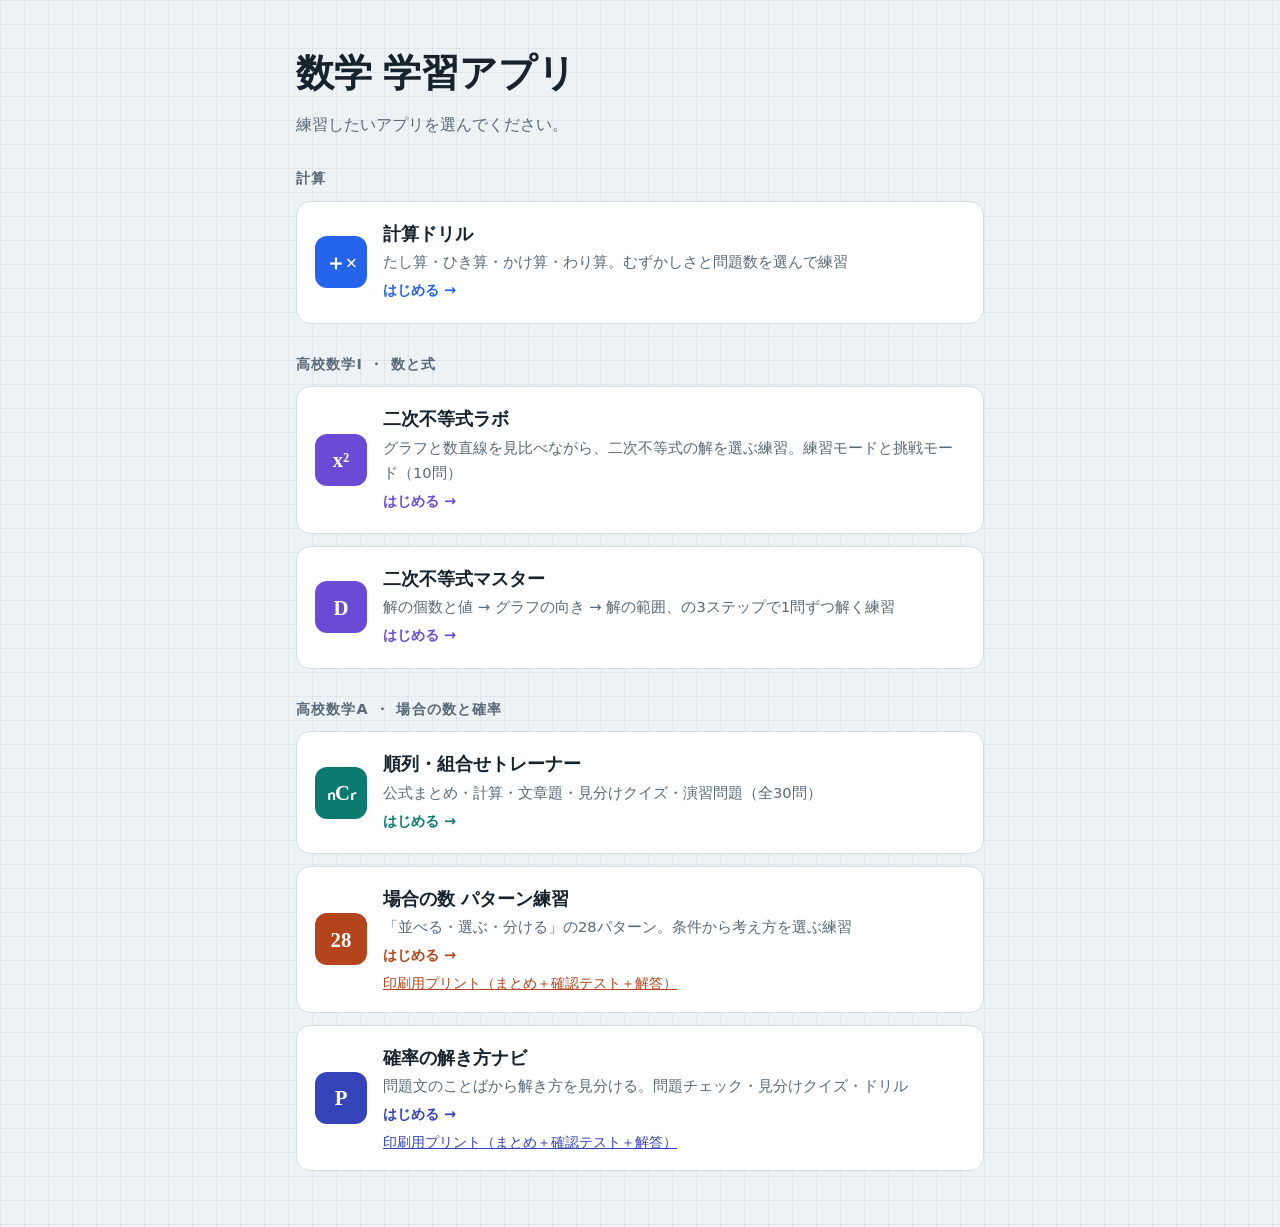
<file: index.html>
<!doctype html>
<html lang="ja">
<head>
  <meta charset="utf-8">
  <meta name="viewport" content="width=device-width, initial-scale=1, viewport-fit=cover">
  <title>数学 学習アプリ</title>
  <link rel="preconnect" href="https://fonts.googleapis.com">
  <link rel="stylesheet" href="https://fonts.googleapis.com/css2?family=Zen+Kaku+Gothic+New:wght@400;700&family=Zen+Maru+Gothic:wght@700&display=swap">
  <style>
    /* アプリを選ぶだけのトップ画面。方眼ノートの上に、アプリごとのカードを並べる */
    :root {
      --bg: #edf2f5;
      --grid: rgb(22 35 45 / 0.06);
      --surface: #ffffff;
      --ink: #16232d;
      --muted: #586977;
      --line: #d3dde4;
      --drill: #2563eb;
      --comb: #0d7a6f;
      --prob: #3443b8;
      --pat: #b4441c;
      --quad: #6b4bd6;
      --font-body: "Zen Kaku Gothic New", "Hiragino Sans", "Noto Sans JP", "Yu Gothic", system-ui, sans-serif;
      --font-display: "Zen Maru Gothic", "Hiragino Maru Gothic ProN", "Hiragino Sans", "Noto Sans JP", sans-serif;
    }
    @media (prefers-color-scheme: dark) {
      :root:not([data-theme="light"]) {
        --bg: #0e161c; --grid: rgb(228 236 241 / 0.04); --surface: #16212a; --ink: #e4ecf1; --muted: #94a5b2; --line: #2a3945;
        --drill: #6ea0ff; --comb: #3cc2b2; --prob: #9aa8ff; --pat: #ff9a6b; --quad: #b9a4ff;
        color-scheme: dark;
      }
    }
    :root[data-theme="dark"] {
      --bg: #0e161c; --grid: rgb(228 236 241 / 0.04); --surface: #16212a; --ink: #e4ecf1; --muted: #94a5b2; --line: #2a3945;
      --drill: #6ea0ff; --comb: #3cc2b2; --prob: #9aa8ff; --pat: #ff9a6b; --quad: #b9a4ff;
      color-scheme: dark;
    }

    * { box-sizing: border-box; }
    body {
      margin: 0;
      background-color: var(--bg);
      background-image:
        linear-gradient(var(--grid) 1px, transparent 1px),
        linear-gradient(90deg, var(--grid) 1px, transparent 1px);
      background-size: 24px 24px;
      color: var(--ink);
      font-family: var(--font-body);
      line-height: 1.7;
    }
    .wrap {
      max-width: 720px;
      margin: 0 auto;
      padding-block: 40px 56px;
      padding-left: max(16px, env(safe-area-inset-left, 0px));
      padding-right: max(16px, env(safe-area-inset-right, 0px));
    }
    h1 { font-family: var(--font-display); font-size: clamp(1.8rem, 6vw, 2.4rem); margin: 0 0 6px; text-wrap: balance; }
    .lead { color: var(--muted); margin: 0 0 28px; }
    h2 { font-size: 0.9rem; color: var(--muted); letter-spacing: 0.08em; margin: 28px 0 10px; }

    .apps { list-style: none; margin: 0; padding: 0; display: grid; gap: 12px; }
    .app {
      display: grid;
      grid-template-columns: 52px 1fr;
      gap: 4px 16px;
      align-items: center;
      background: var(--surface);
      border: 1px solid var(--line);
      border-radius: 14px;
      padding: 16px 18px;
    }
    .app:has(.main:hover) { border-color: var(--c); }
    .icon {
      grid-row: span 2;
      width: 52px;
      height: 52px;
      border-radius: 12px;
      background: var(--c);
      color: var(--surface);
      display: grid;
      place-items: center;
      font-family: "Cambria Math", "Times New Roman", serif;
      font-size: 1.3rem;
      font-weight: 700;
    }
    .main { color: var(--ink); text-decoration: none; min-width: 0; }
    .main strong { display: block; font-size: 1.15rem; }
    .main span { display: block; color: var(--muted); font-size: 0.92rem; }
    .main::after { content: "はじめる →"; display: block; color: var(--c); font-weight: 700; font-size: 0.9rem; margin-top: 4px; }
    .extra { grid-column: 2; font-size: 0.88rem; margin: 0; }
    .extra a { color: var(--c); }
    .drill { --c: var(--drill); }
    .comb { --c: var(--comb); }
    .prob { --c: var(--prob); }
    .pat { --c: var(--pat); }
    .quad { --c: var(--quad); }
    a:focus-visible { outline: 3px solid var(--c, var(--ink)); outline-offset: 3px; border-radius: 4px; }
    @media (max-width: 420px) {
      .app { grid-template-columns: 44px 1fr; gap: 4px 12px; }
      .icon { width: 44px; height: 44px; font-size: 1.1rem; }
    }
  </style>
</head>
<body>
  <main class="wrap">
    <h1>数学 学習アプリ</h1>
    <p class="lead">練習したいアプリを選んでください。</p>

    <h2>計算</h2>
    <ul class="apps">
      <li class="app drill">
        <span class="icon" aria-hidden="true">＋×</span>
        <a class="main" href="drill/"><strong>計算ドリル</strong><span>たし算・ひき算・かけ算・わり算。むずかしさと問題数を選んで練習</span></a>
      </li>
    </ul>

    <h2>高校数学Ⅰ ・ 数と式</h2>
    <ul class="apps">
      <li class="app quad">
        <span class="icon" aria-hidden="true">x²</span>
        <a class="main" href="quadratic/"><strong>二次不等式ラボ</strong><span>グラフと数直線を見比べながら、二次不等式の解を選ぶ練習。練習モードと挑戦モード（10問）</span></a>
      </li>
      <li class="app quad">
        <span class="icon" aria-hidden="true">D</span>
        <a class="main" href="quadratic-master/"><strong>二次不等式マスター</strong><span>解の個数と値 → グラフの向き → 解の範囲、の3ステップで1問ずつ解く練習</span></a>
      </li>
    </ul>

    <h2>高校数学A ・ 場合の数と確率</h2>
    <ul class="apps">
      <li class="app comb">
        <span class="icon" aria-hidden="true"><span>ₙCᵣ</span></span>
        <a class="main" href="combinatorics/"><strong>順列・組合せトレーナー</strong><span>公式まとめ・計算・文章題・見分けクイズ・演習問題（全30問）</span></a>
      </li>
      <li class="app pat">
        <span class="icon" aria-hidden="true">28</span>
        <a class="main" href="patterns/"><strong>場合の数 パターン練習</strong><span>「並べる・選ぶ・分ける」の28パターン。条件から考え方を選ぶ練習</span></a>
        <p class="extra"><a href="patterns/print.html">印刷用プリント（まとめ＋確認テスト＋解答）</a></p>
      </li>
      <li class="app prob">
        <span class="icon" aria-hidden="true">P</span>
        <a class="main" href="probability/"><strong>確率の解き方ナビ</strong><span>問題文のことばから解き方を見分ける。問題チェック・見分けクイズ・ドリル</span></a>
        <p class="extra"><a href="probability/print.html">印刷用プリント（まとめ＋確認テスト＋解答）</a></p>
      </li>
    </ul>
  </main>
</body>
</html>
</file>
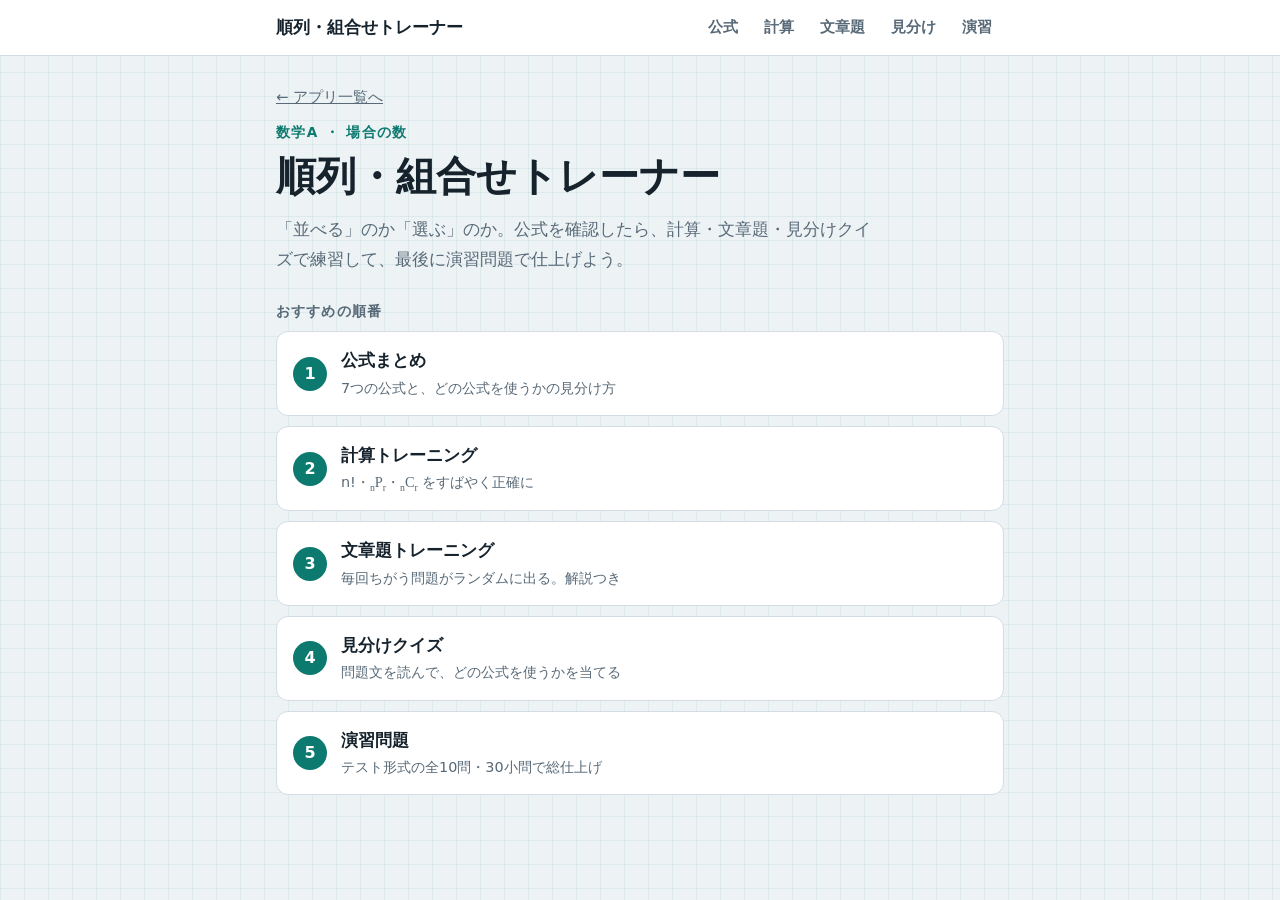
<file: combinatorics/index.html>
<!doctype html>
<html lang="ja">
<head>
  <meta charset="utf-8">
  <meta name="viewport" content="width=device-width, initial-scale=1, viewport-fit=cover">
  <title>順列・組合せトレーナー</title>
  <link rel="preconnect" href="https://fonts.googleapis.com">
  <link rel="stylesheet" href="https://fonts.googleapis.com/css2?family=Zen+Kaku+Gothic+New:wght@400;700&family=Zen+Maru+Gothic:wght@700&display=swap">
  <link rel="stylesheet" href="style.css">
</head>
<body>
  <header class="topbar">
    <div class="topbar-inner">
      <a href="#home" class="brand">順列・組合せトレーナー</a>
      <nav class="nav" aria-label="メニュー">
        <a href="#formulas" data-view="formulas">公式</a>
        <a href="#calc" data-view="calc">計算</a>
        <a href="#word" data-view="word">文章題</a>
        <a href="#classify" data-view="classify">見分け</a>
        <a href="#exam" data-view="exam">演習</a>
      </nav>
    </div>
  </header>

  <main class="wrap">
    <!-- ホーム -->
    <section id="view-home" class="view">
      <p class="back-link"><a href="../">← アプリ一覧へ</a></p>
      <div class="hero">
        <p class="eyebrow">数学A ・ 場合の数</p>
        <h1>順列・組合せトレーナー</h1>
        <p class="lead">「並べる」のか「選ぶ」のか。公式を確認したら、計算・文章題・見分けクイズで練習して、最後に演習問題で仕上げよう。</p>
      </div>
      <h2 class="small-h">おすすめの順番</h2>
      <ol class="steps">
        <li><a href="#formulas" class="step"><span class="step-no">1</span><span><strong>公式まとめ</strong><small>7つの公式と、どの公式を使うかの見分け方</small></span></a></li>
        <li><a href="#calc" class="step"><span class="step-no">2</span><span><strong>計算トレーニング</strong><small>n!・<span class="nt"><sub>n</sub>P<sub>r</sub></span>・<span class="nt"><sub>n</sub>C<sub>r</sub></span> をすばやく正確に</small><span class="stat" id="stat-calc"></span></span></a></li>
        <li><a href="#word" class="step"><span class="step-no">3</span><span><strong>文章題トレーニング</strong><small>毎回ちがう問題がランダムに出る。解説つき</small><span class="stat" id="stat-word"></span></span></a></li>
        <li><a href="#classify" class="step"><span class="step-no">4</span><span><strong>見分けクイズ</strong><small>問題文を読んで、どの公式を使うかを当てる</small><span class="stat" id="stat-classify"></span></span></a></li>
        <li><a href="#exam" class="step"><span class="step-no">5</span><span><strong>演習問題</strong><small>テスト形式の全10問・30小問で総仕上げ</small><span class="stat" id="stat-exam"></span></span></a></li>
      </ol>
    </section>

    <!-- 公式まとめ -->
    <section id="view-formulas" class="view" hidden>
      <h2>公式まとめ</h2>
      <p class="sub">問題を解く前に、まず「どの公式を使うか」を決めよう。</p>

      <div class="flow">
        <h3>どの公式を使う？ 見分け方</h3>
        <ol>
          <li><b>同じものを何回も選べる（くり返しOK）？</b><br>→ 並べるなら <em>重複順列</em> <span class="nt">n<sup>r</sup></span>、選ぶだけなら <em>重複組合せ</em> <span class="nt"><sub>n</sub>H<sub>r</sub></span></li>
          <li><b>並べるものの中に、同じものが含まれている？</b><br>→ <em>同じものを含む順列</em></li>
          <li><b>円形に並べる？</b><br>→ <em>円順列</em> (n−1)!（裏返せる首飾りなどは さらに ÷2）</li>
          <li><b>順番や役割の区別がある？</b><br>→ ある：<em>順列</em> <span class="nt"><sub>n</sub>P<sub>r</sub></span>　ない（選ぶだけ）：<em>組合せ</em> <span class="nt"><sub>n</sub>C<sub>r</sub></span></li>
        </ol>
      </div>

      <div class="fgrid">
        <article class="fcard">
          <h3>階乗</h3>
          <p class="formula">n! = n × (n−1) × … × 2 × 1</p>
          <p>1 から n までの積。<b>0! = 1</b> と約束する。</p>
          <p class="ex">例：4! = 4 × 3 × 2 × 1 = 24</p>
        </article>
        <article class="fcard">
          <h3>順列</h3>
          <p class="formula"><span class="nt"><sub>n</sub>P<sub>r</sub></span> = n(n−1)(n−2)…(n−r+1)</p>
          <p>異なる n 個から r 個を取り出して<b>並べる</b>。n から1ずつ減らして <b>r 個</b>かける。</p>
          <p class="kw">キーワード：並べる・1列・役職（委員長と副委員長）・けたの整数</p>
          <p class="ex">例：5人から3人選んで1列に並べる　<span class="nt"><sub>5</sub>P<sub>3</sub></span> = 5 × 4 × 3 = 60通り</p>
        </article>
        <article class="fcard">
          <h3>組合せ</h3>
          <p class="formula"><span class="nt"><sub>n</sub>C<sub>r</sub></span> = <span class="frac"><span><span class="nt"><sub>n</sub>P<sub>r</sub></span></span><span>r!</span></span></p>
          <p>異なる n 個から r 個を<b>選ぶだけ</b>（順番は関係ない）。並べた後で、r! 通りの並べかえの分だけ割る。</p>
          <p class="kw">キーワード：選ぶ・組・委員（役職なし）・三角形・試合数</p>
          <p class="ex">例：5人から3人の委員を選ぶ　<span class="nt"><sub>5</sub>C<sub>3</sub></span> = <span class="frac"><span>5 × 4 × 3</span><span>3 × 2 × 1</span></span> = 10通り</p>
          <p class="ex">便利な性質：<span class="nt"><sub>n</sub>C<sub>r</sub></span> = <span class="nt"><sub>n</sub>C<sub>n−r</sub></span>　（<span class="nt"><sub>10</sub>C<sub>8</sub></span> = <span class="nt"><sub>10</sub>C<sub>2</sub></span> = 45）</p>
        </article>
        <article class="fcard">
          <h3>円順列</h3>
          <p class="formula">(n − 1)!</p>
          <p>異なる n 個を<b>円形</b>に並べる。回転して重なるものは同じなので、1つを固定して残りを並べる。</p>
          <p class="kw">キーワード：円形のテーブル・輪になる</p>
          <p class="ex">例：5人が円形に座る　(5−1)! = 4! = 24通り</p>
          <p class="ex">じゅず順列（首飾り・腕輪）：<span class="frac"><span>(n − 1)!</span><span>2</span></span>　裏返して同じものも1通り</p>
        </article>
        <article class="fcard">
          <h3>重複順列</h3>
          <p class="formula"><span class="nt">n<sup>r</sup></span></p>
          <p>n 種類から<b>同じものを何回使ってもよい</b>として r 個並べる。1つずつ n 通りずつ選べる。</p>
          <p class="kw">キーワード：何回使ってもよい・じゃんけん・部屋に分ける・○×</p>
          <p class="ex">例：3人がじゃんけん　3<sup>3</sup> = 27通り</p>
        </article>
        <article class="fcard">
          <h3>同じものを含む順列</h3>
          <p class="formula"><span class="frac"><span>n!</span><span>p! q! r! …</span></span></p>
          <p>n 個の中に、同じものが p 個、q 個、r 個…あるときの並べ方。同じものどうしの入れかえ分を割る。</p>
          <p class="kw">キーワード：文字の並べかえ・最短経路</p>
          <p class="ex">例：a, a, b, b, b を並べる　<span class="frac"><span>5!</span><span>2! × 3!</span></span> = 10通り</p>
        </article>
        <article class="fcard">
          <h3>重複組合せ <span class="tag lv">発展</span></h3>
          <p class="formula"><span class="nt"><sub>n</sub>H<sub>r</sub></span> = <span class="nt"><sub>n+r−1</sub>C<sub>r</sub></span></p>
          <p>n 種類から<b>同じものを何個選んでもよい</b>として r 個選ぶ。「○ r 個と仕切り｜(n−1) 本の並べ方」と考える。</p>
          <p class="kw">キーワード：〜種類から〜個買う・x+y+z=n の整数解</p>
          <p class="ex">例：3種類の果物から5個買う　<span class="nt"><sub>7</sub>C<sub>2</sub></span> = 21通り</p>
        </article>
      </div>
    </section>

    <!-- 計算トレーニング -->
    <section id="view-calc" class="view" hidden>
      <h2>計算トレーニング</h2>
      <p class="sub">公式の計算をすばやく正確にできるようにしよう。</p>
      <div class="filters">
        <div class="chips" id="calc-types" role="group" aria-label="出題する計算">
          <label class="chip"><input type="checkbox" value="fact" checked>n!</label>
          <label class="chip"><input type="checkbox" value="perm" checked><span class="nt"><sub>n</sub>P<sub>r</sub></span></label>
          <label class="chip"><input type="checkbox" value="comb" checked><span class="nt"><sub>n</sub>C<sub>r</sub></span></label>
        </div>
      </div>
      <div id="calc-trainer"></div>
    </section>

    <!-- 文章題トレーニング -->
    <section id="view-word" class="view" hidden>
      <h2>文章題トレーニング</h2>
      <p class="sub">問題は毎回ランダムに作られます。答えたら解説で考え方を確認しよう。</p>
      <div class="filters">
        <div class="chips" id="word-topics" role="group" aria-label="分野">
          <label class="chip"><input type="checkbox" value="perm" checked>順列</label>
          <label class="chip"><input type="checkbox" value="comb" checked>組合せ</label>
          <label class="chip"><input type="checkbox" value="circ" checked>円順列</label>
          <label class="chip"><input type="checkbox" value="rep" checked>重複順列</label>
          <label class="chip"><input type="checkbox" value="same" checked>同じものを含む順列</label>
          <label class="chip"><input type="checkbox" value="hcomb">重複組合せ（発展）</label>
        </div>
        <div class="chips" id="word-level" role="radiogroup" aria-label="レベル">
          <label class="chip"><input type="radio" name="word-level" value="1" checked>基本</label>
          <label class="chip"><input type="radio" name="word-level" value="2">標準</label>
          <label class="chip"><input type="radio" name="word-level" value="all">ぜんぶ</label>
        </div>
      </div>
      <div id="word-trainer"></div>
    </section>

    <!-- 見分けクイズ -->
    <section id="view-classify" class="view" hidden>
      <h2>見分けクイズ</h2>
      <p class="sub">計算はしなくてOK。問題文を読んで、使う公式を選ぼう。</p>
      <div id="classify-trainer"></div>
    </section>

    <!-- 演習問題 -->
    <section id="view-exam" class="view" hidden>
      <h2>演習問題</h2>
      <p class="sub">テスト形式の問題です。大問ごとに「答え合わせ」を押すと、採点と解説が表示されます。</p>
      <div class="exam-score">
        <p id="exam-score-text">まだ答え合わせをしていません（全30問）</p>
        <div class="bar"><div id="exam-bar"></div></div>
        <p id="exam-final" class="exam-final" hidden></p>
        <button type="button" id="exam-reset-all" class="btn">すべてやり直す</button>
      </div>
      <div id="exam-list"></div>
    </section>
  </main>
  <script src="app.js"></script>
</body>
</html>
</file>
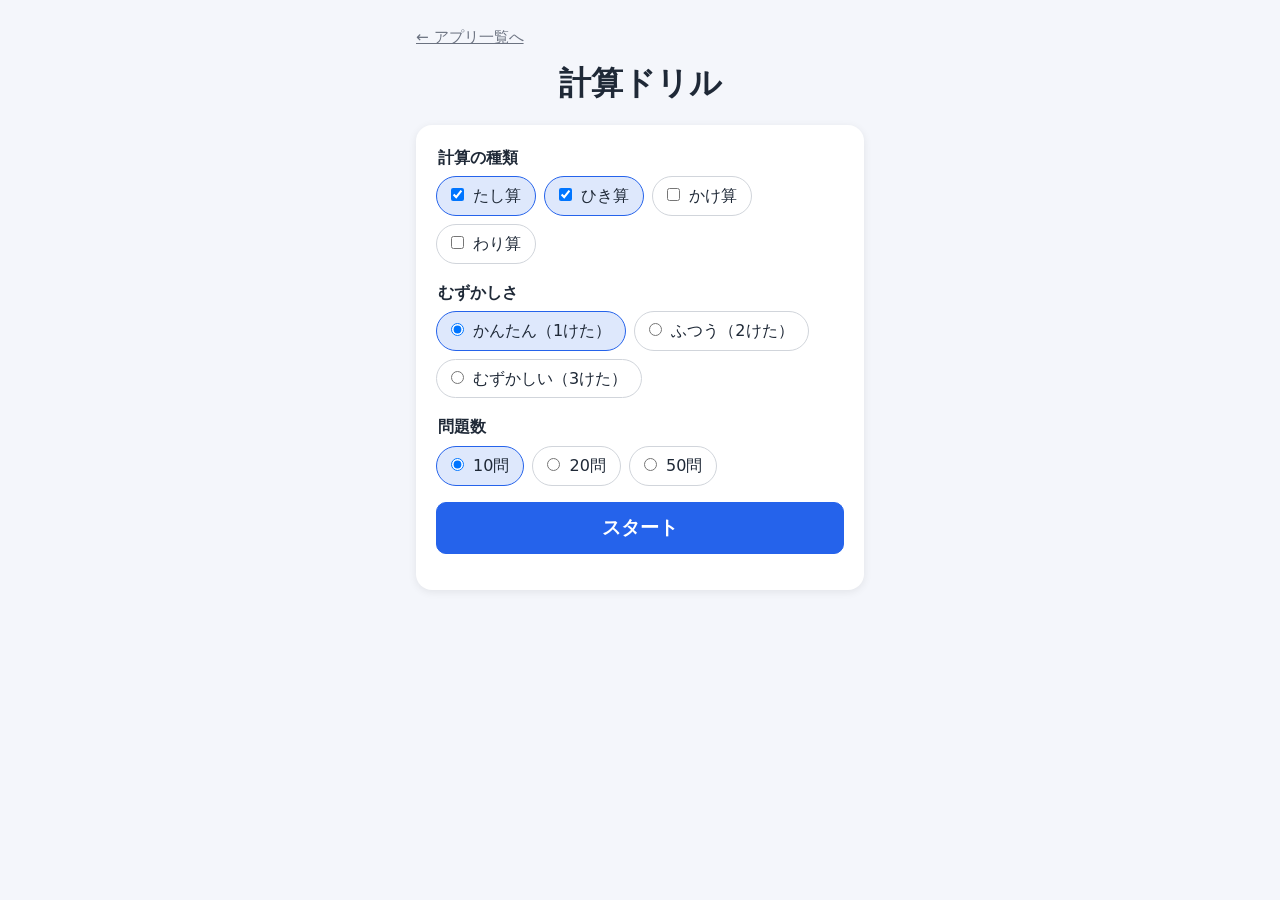
<file: drill/index.html>
<!doctype html>
<html lang="ja">
<head>
  <meta charset="utf-8">
  <meta name="viewport" content="width=device-width, initial-scale=1">
  <title>計算ドリル</title>
  <link rel="stylesheet" href="style.css">
</head>
<body>
  <main class="app">
    <p class="back"><a href="../">← アプリ一覧へ</a></p>
    <h1>計算ドリル</h1>

    <!-- 設定画面 -->
    <section id="setup" class="card">
      <fieldset>
        <legend>計算の種類</legend>
        <div class="choices" id="op-choices">
          <label><input type="checkbox" name="op" value="+" checked> たし算</label>
          <label><input type="checkbox" name="op" value="-" checked> ひき算</label>
          <label><input type="checkbox" name="op" value="×"> かけ算</label>
          <label><input type="checkbox" name="op" value="÷"> わり算</label>
        </div>
      </fieldset>

      <fieldset>
        <legend>むずかしさ</legend>
        <div class="choices">
          <label><input type="radio" name="level" value="1" checked> かんたん（1けた）</label>
          <label><input type="radio" name="level" value="2"> ふつう（2けた）</label>
          <label><input type="radio" name="level" value="3"> むずかしい（3けた）</label>
        </div>
      </fieldset>

      <fieldset>
        <legend>問題数</legend>
        <div class="choices">
          <label><input type="radio" name="count" value="10" checked> 10問</label>
          <label><input type="radio" name="count" value="20"> 20問</label>
          <label><input type="radio" name="count" value="50"> 50問</label>
        </div>
      </fieldset>

      <p id="setup-error" class="error" hidden>計算の種類を1つ以上えらんでください。</p>
      <button id="start-btn" class="primary">スタート</button>
      <p id="best" class="best"></p>
    </section>

    <!-- 出題画面 -->
    <section id="drill" class="card" hidden>
      <div class="status">
        <span id="progress">1 / 10</span>
        <span id="timer">0.0 秒</span>
      </div>
      <div class="bar"><div id="bar-fill"></div></div>
      <p id="question" class="question" aria-live="polite"></p>
      <form id="answer-form" autocomplete="off">
        <input id="answer" type="text" inputmode="numeric" pattern="[0-9]*" aria-label="こたえ" required>
        <button type="submit" class="primary">こたえる</button>
      </form>
      <p id="feedback" class="feedback" aria-live="polite"></p>
      <div class="keypad" id="keypad">
        <button type="button">7</button><button type="button">8</button><button type="button">9</button>
        <button type="button">4</button><button type="button">5</button><button type="button">6</button>
        <button type="button">1</button><button type="button">2</button><button type="button">3</button>
        <button type="button" data-key="clear">C</button><button type="button">0</button><button type="button" data-key="back">⌫</button>
      </div>
      <button id="quit-btn" class="link">やめる</button>
    </section>

    <!-- 結果画面 -->
    <section id="result" class="card" hidden>
      <h2>けっか</h2>
      <p class="score"><span id="score"></span></p>
      <p id="result-time"></p>
      <p id="result-message" class="message"></p>
      <div id="mistakes-wrap" hidden>
        <h3>まちがえた問題</h3>
        <ul id="mistakes"></ul>
      </div>
      <div class="actions">
        <button id="retry-btn" class="primary">もう一度</button>
        <button id="back-btn">設定にもどる</button>
      </div>
    </section>
  </main>
  <script src="app.js"></script>
</body>
</html>
</file>
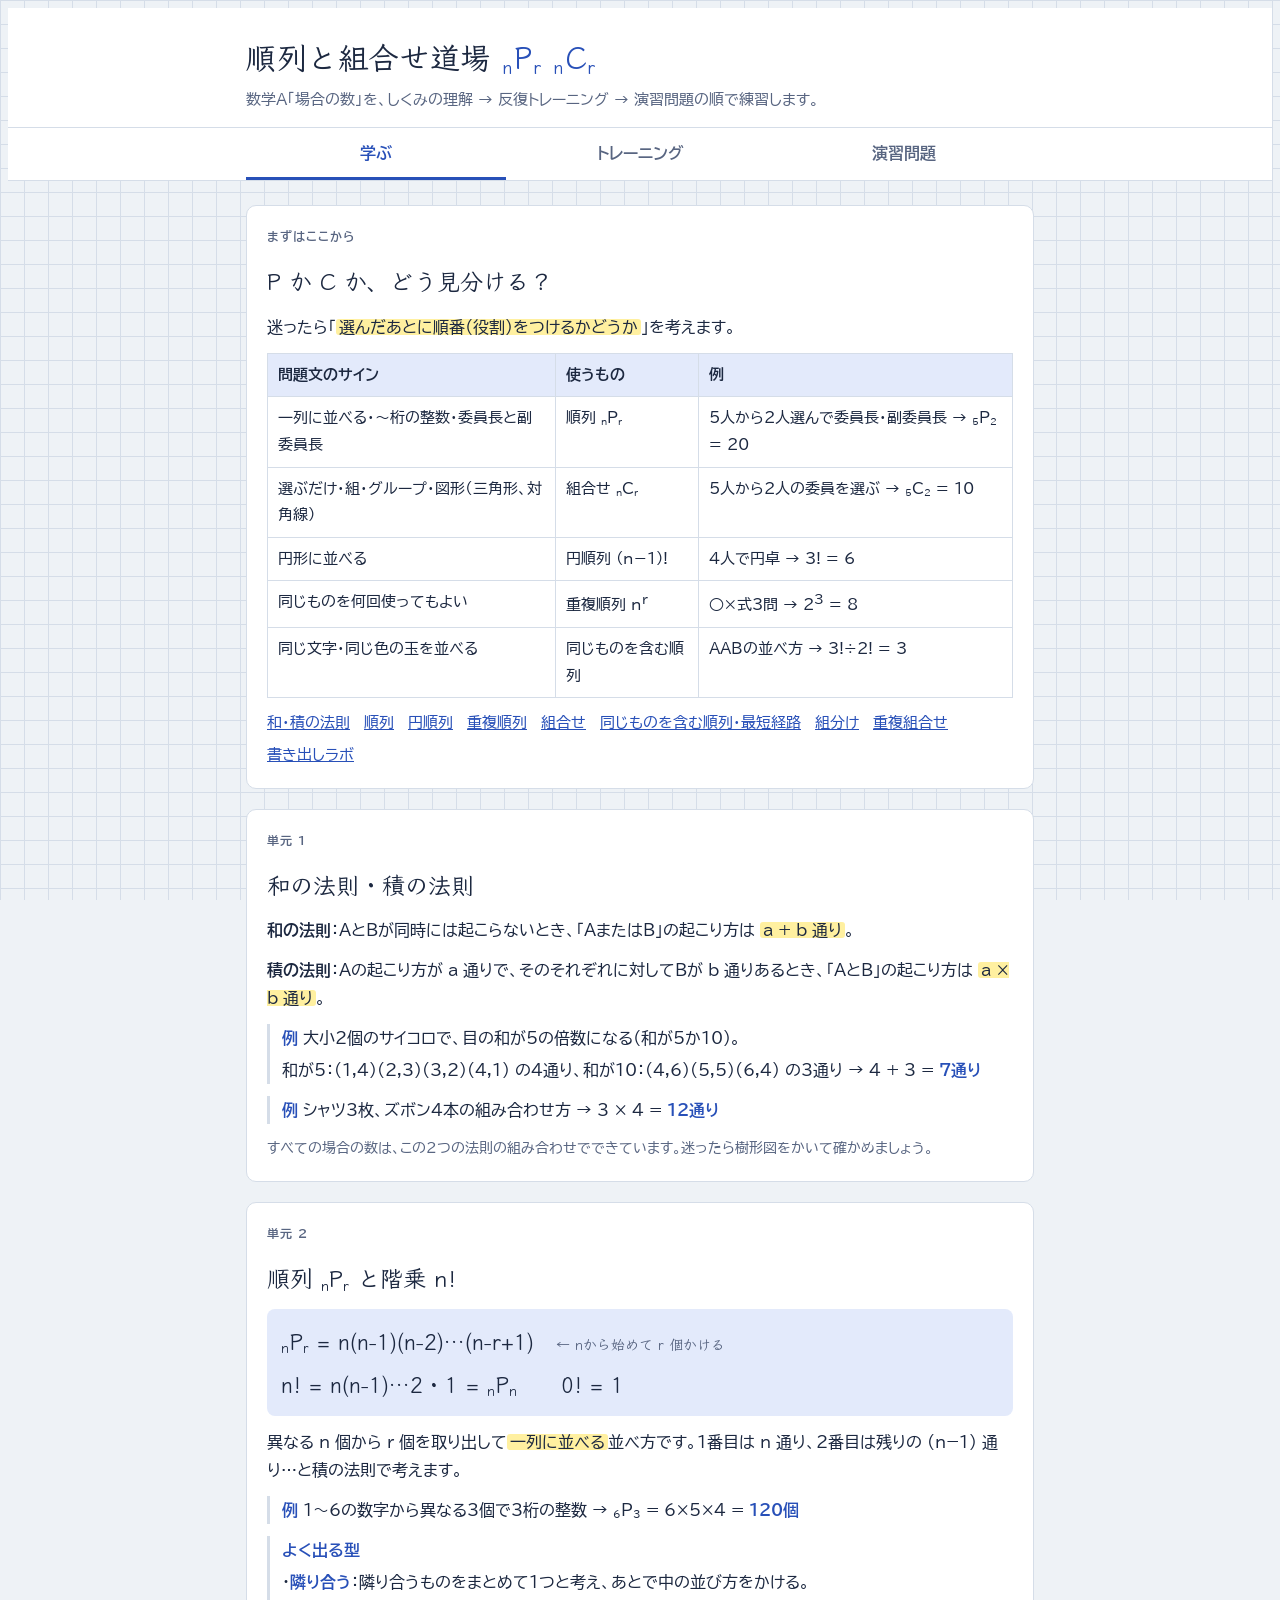
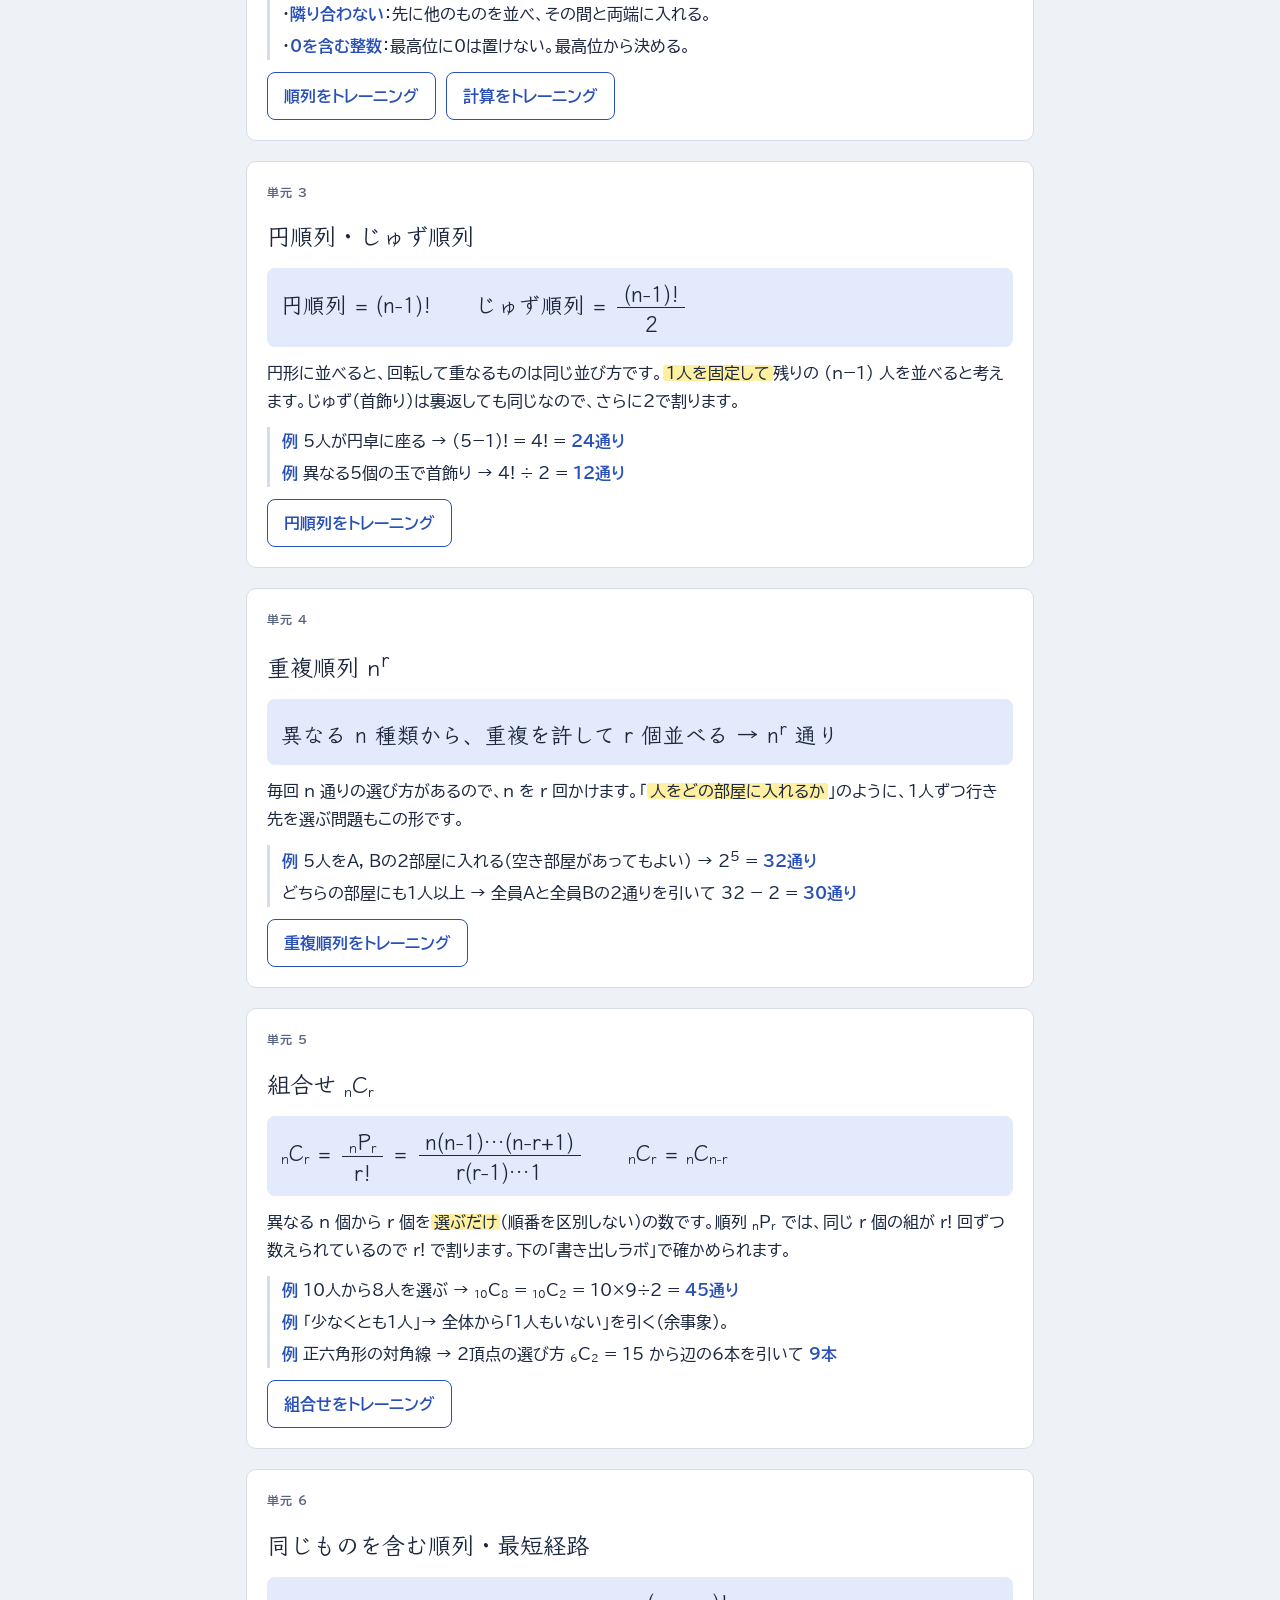
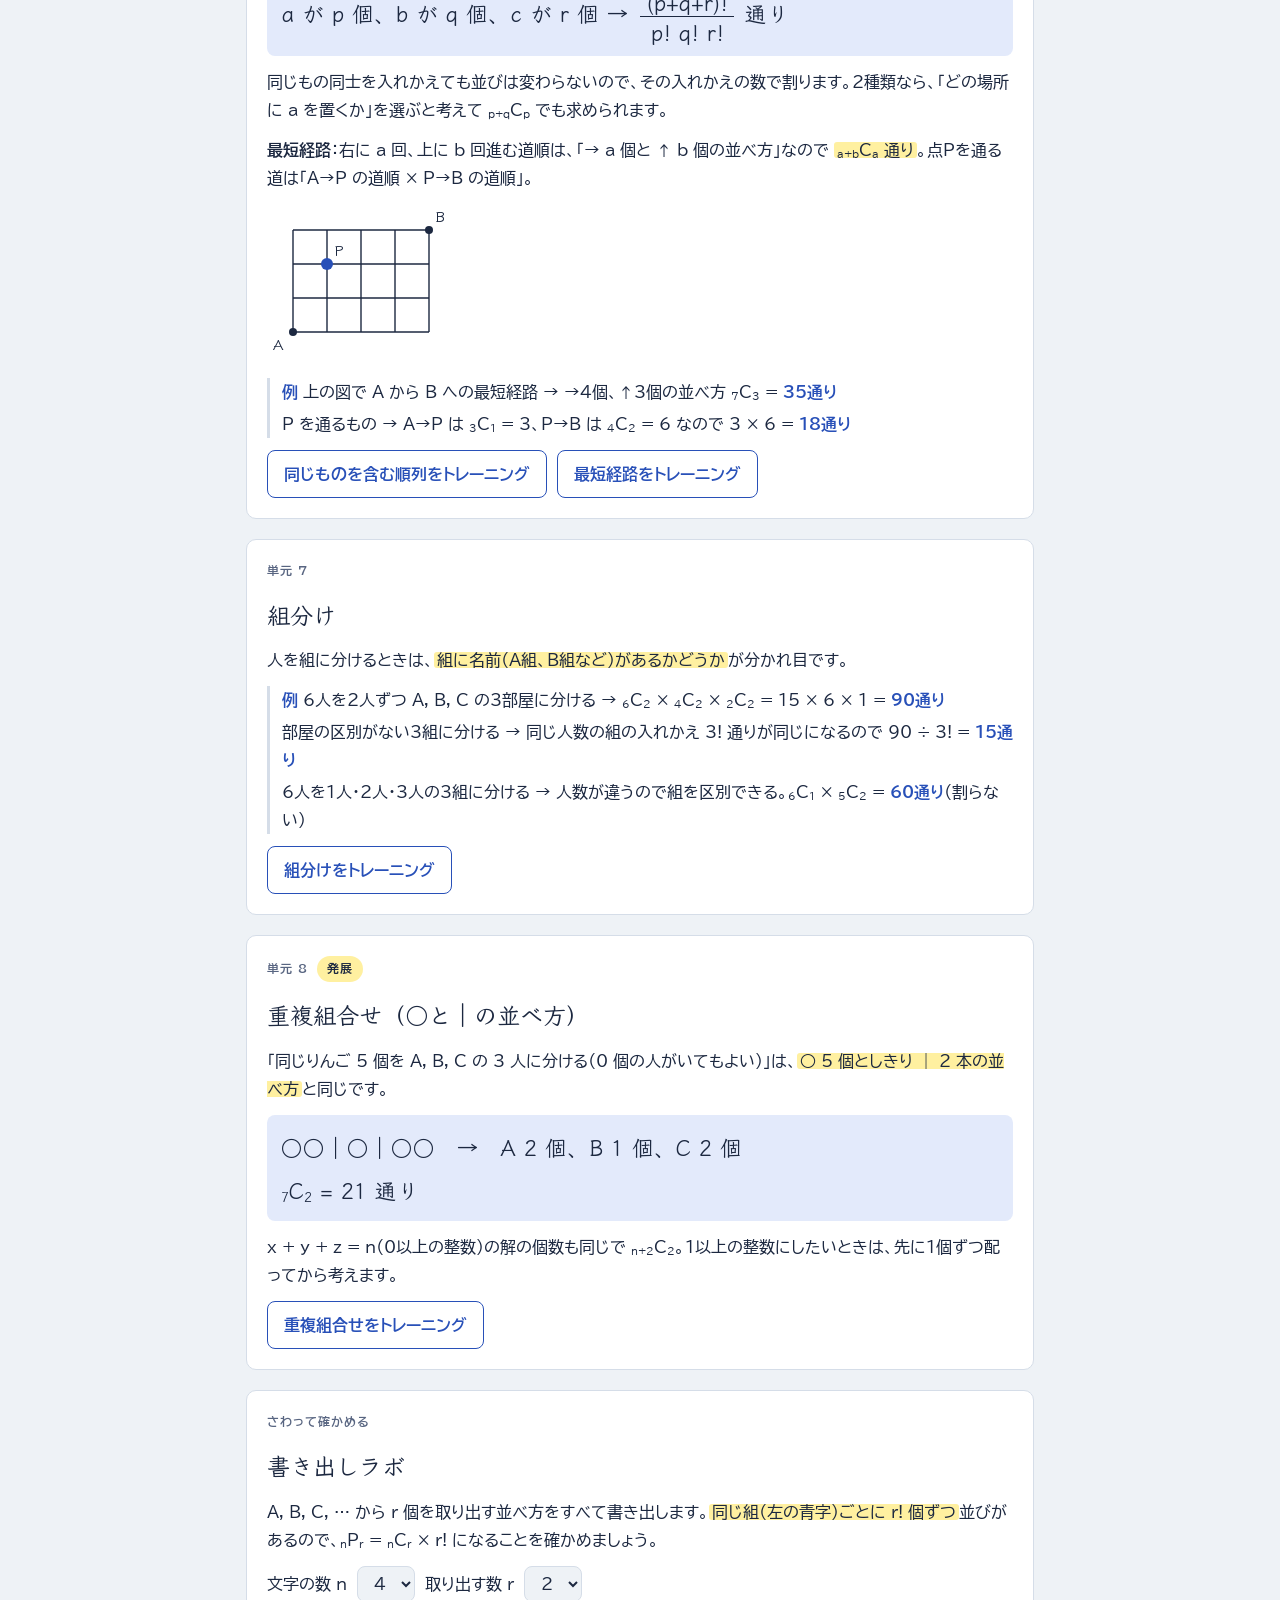
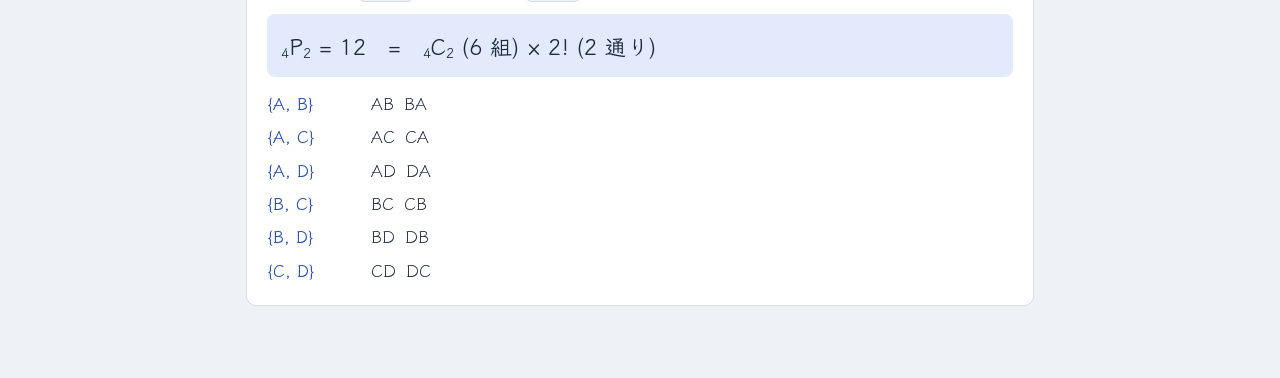
<file: junretsu/index.html>
<!doctype html>
<html lang="ja">
<head>
<meta charset="utf-8">
<meta name="viewport" content="width=device-width, initial-scale=1, viewport-fit=cover">
</head>
<body>
<title>順列と組合せ道場</title>
<meta name="claude:viewport-fit-sides" content="cover">
<link rel="preconnect" href="https://fonts.googleapis.com">
<link rel="preconnect" href="https://fonts.gstatic.com" crossorigin>
<link rel="stylesheet" href="https://fonts.googleapis.com/css2?family=BIZ+UDPGothic:wght@400;700&family=Klee+One:wght@400;600&display=swap">
<style>
/* Layout: 方眼ノートの上に、単元カードと問題カードを1列で積む。上部に3つのタブ（学ぶ／トレーニング／演習問題） */
:root {
  --paper: #eef2f6;
  --sheet: #ffffff;
  --rule: #d5dde8;
  --ink: #1c2840;
  --muted: #586581;
  --pen: #2850b8;
  --pen-soft: #e3eafb;
  --marker: #fff0a0;
  --good: #1d7f55;
  --good-soft: #e1f3ea;
  --bad: #b83a33;
  --bad-soft: #fbe7e5;
  --f-display: "Klee One", "Hiragino Maru Gothic ProN", "Yu Gothic", serif;
  --f-body: "BIZ UDPGothic", "Hiragino Sans", "Yu Gothic", "Meiryo", sans-serif;
  --radius: 10px;
}
@media (prefers-color-scheme: dark) {
  :root:not([data-theme="light"]) {
    --paper: #111722; --sheet: #19212f; --rule: #2b3648; --ink: #e5eaf3; --muted: #9ca8bd;
    --pen: #86a6ff; --pen-soft: #22304f; --marker: #4d4413; --good: #5fd09a; --good-soft: #163428;
    --bad: #ff8b82; --bad-soft: #3a1d1c; color-scheme: dark;
  }
}
:root[data-theme="dark"] {
  --paper: #111722; --sheet: #19212f; --rule: #2b3648; --ink: #e5eaf3; --muted: #9ca8bd;
  --pen: #86a6ff; --pen-soft: #22304f; --marker: #4d4413; --good: #5fd09a; --good-soft: #163428;
  --bad: #ff8b82; --bad-soft: #3a1d1c; color-scheme: dark;
}
* { box-sizing: border-box; }
[hidden] { display: none !important; }
body {
  background: var(--paper);
  background-image:
    linear-gradient(var(--rule) 1px, transparent 1px),
    linear-gradient(90deg, var(--rule) 1px, transparent 1px);
  background-size: 24px 24px;
  background-attachment: fixed;
  color: var(--ink);
  font-family: var(--f-body);
  font-size: 16px;
  line-height: 1.75;
}
body::before { content: ""; position: fixed; inset: 0 0 auto; height: env(safe-area-inset-top, 0px); z-index: 10; background: var(--sheet); }
.wrap {
  max-width: 820px; margin: 0 auto;
  padding-left: max(16px, env(safe-area-inset-left, 0px));
  padding-right: max(16px, env(safe-area-inset-right, 0px));
}
header.top { background: var(--sheet); border-bottom: 1px solid var(--rule); }
header.top .wrap { padding-block: 22px 14px; display: flex; flex-wrap: wrap; align-items: baseline; gap: 4px 16px; }
h1 { font-family: var(--f-display); font-weight: 600; font-size: 1.9rem; margin: 0; letter-spacing: .02em; }
h1 .sym { color: var(--pen); }
.lead { margin: 0; color: var(--muted); font-size: .92rem; }
nav.tabs { position: sticky; top: env(safe-area-inset-top, 0px); z-index: 5; background: var(--sheet); border-bottom: 1px solid var(--rule); }
nav.tabs .wrap { display: flex; gap: 4px; }
nav.tabs a {
  flex: 1; text-align: center; padding: 12px 6px 10px; text-decoration: none; color: var(--muted);
  font-weight: 700; border-bottom: 3px solid transparent; font-size: .98rem;
}
nav.tabs a[aria-current="page"] { color: var(--pen); border-bottom-color: var(--pen); }
nav.tabs a:focus-visible, button:focus-visible, input:focus-visible, select:focus-visible, .chip:focus-visible { outline: 3px solid var(--pen); outline-offset: 2px; }
main .wrap { padding-block: 24px 64px; display: grid; gap: 20px; }
h2 { font-family: var(--f-display); font-weight: 600; font-size: 1.45rem; margin: 0; text-wrap: balance; }
h3 { font-size: 1.08rem; margin: 0; text-wrap: balance; }
p { margin: 0; }
.sheet { background: var(--sheet); border: 1px solid var(--rule); border-radius: var(--radius); padding: 20px; display: grid; gap: 12px; min-width: 0; }
.eyebrow { font-size: .78rem; letter-spacing: .08em; color: var(--muted); font-weight: 700; }
.formula {
  font-family: var(--f-display); font-size: 1.35rem; font-weight: 600; padding: 10px 14px;
  background: var(--pen-soft); border-radius: 8px; overflow-x: auto; line-height: 2;
}
.sym { white-space: nowrap; font-style: normal; }
.sym sub { font-size: .62em; vertical-align: -0.25em; }
.frac { display: inline-flex; flex-direction: column; vertical-align: middle; text-align: center; margin: 0 .15em; line-height: 1.35; }
.frac > span { padding: 0 .3em; }
.frac > span:first-child { border-bottom: 1.5px solid currentColor; }
mark { background: var(--marker); color: inherit; padding: 0 .2em; border-radius: 3px; }
.ex { border-left: 3px solid var(--rule); padding-left: 12px; display: grid; gap: 4px; }
.ex b { color: var(--pen); }
.muted { color: var(--muted); }
.small { font-size: .88rem; }
button, .btn {
  font: inherit; font-weight: 700; border-radius: 8px; padding: 9px 16px; cursor: pointer;
  border: 1.5px solid var(--pen); background: var(--pen); color: var(--sheet);
}
button.ghost { background: transparent; color: var(--pen); }
button:disabled { opacity: .45; cursor: default; }
.row { display: flex; flex-wrap: wrap; gap: 10px; align-items: center; }
.chips { display: flex; flex-wrap: wrap; gap: 8px; }
.chip {
  font: inherit; font-size: .9rem; font-weight: 700; padding: 6px 12px; border-radius: 999px; cursor: pointer;
  border: 1.5px solid var(--rule); background: var(--sheet); color: var(--ink); display: inline-flex; gap: 6px; align-items: center;
}
.chip[aria-pressed="true"] { border-color: var(--pen); background: var(--pen-soft); color: var(--pen); }
.chip .cnt { font-weight: 400; color: var(--muted); font-size: .8rem; font-variant-numeric: tabular-nums; }
.tag { display: inline-block; font-size: .78rem; font-weight: 700; padding: 2px 10px; border-radius: 999px; background: var(--pen-soft); color: var(--pen); }
.tag.adv { background: var(--marker); color: var(--ink); }
.q { font-size: 1.12rem; line-height: 1.9; }
.answer-row { display: flex; flex-wrap: wrap; gap: 10px; align-items: center; }
input[type="text"], select {
  font: inherit; font-size: 1.1rem; padding: 8px 12px; border-radius: 8px; border: 1.5px solid var(--rule);
  background: var(--paper); color: var(--ink); width: 9em; font-variant-numeric: tabular-nums;
}
select { width: auto; font-size: 1rem; }
.unit { color: var(--muted); }
.feedback { padding: 10px 14px; border-radius: 8px; font-weight: 700; }
.feedback.ok { background: var(--good-soft); color: var(--good); }
.feedback.ng { background: var(--bad-soft); color: var(--bad); }
.feedback.hint { background: var(--marker); color: var(--ink); font-weight: 400; }
.steps { display: grid; gap: 6px; padding: 14px; border: 1.5px dashed var(--rule); border-radius: 8px; overflow-x: auto; }
.steps .ans { font-weight: 700; }
.stats { display: flex; flex-wrap: wrap; gap: 8px 20px; font-size: .9rem; color: var(--muted); font-variant-numeric: tabular-nums; }
.stats b { color: var(--ink); font-size: 1.05rem; }
.fig { overflow-x: auto; }
svg.grid line { stroke: var(--ink); stroke-width: 1.4; }
svg.grid text { fill: var(--ink); font-family: var(--f-display); font-size: 15px; font-weight: 600; }
svg.grid .pt { fill: var(--pen); }
svg.grid .pt.x { fill: var(--bad); }
svg.grid .end { fill: var(--ink); }
.lab-out { display: grid; gap: 4px; font-family: var(--f-display); font-size: 1.05rem; overflow-x: auto; }
.lab-out .set { display: flex; gap: 12px; align-items: baseline; flex-wrap: wrap; }
.lab-out .set > span:first-child { color: var(--pen); min-width: 5.5em; font-weight: 600; }
.lab-out .perms { display: flex; flex-wrap: wrap; gap: 4px 10px; }
.toc { display: flex; flex-wrap: wrap; gap: 6px 14px; font-size: .92rem; }
.toc a { color: var(--pen); }
table.guide { border-collapse: collapse; width: 100%; font-size: .95rem; }
table.guide th, table.guide td { border: 1px solid var(--rule); padding: 8px 10px; text-align: left; vertical-align: top; }
table.guide th { background: var(--pen-soft); }
.tblwrap { overflow-x: auto; }
.exam-list { display: grid; gap: 14px; counter-reset: none; }
.exam-item { display: grid; gap: 10px; padding: 16px; border: 1px solid var(--rule); border-radius: var(--radius); background: var(--sheet); min-width: 0; }
.exam-item.ok { border-color: var(--good); }
.exam-item.ng { border-color: var(--bad); }
.exam-item .head { display: flex; gap: 10px; align-items: baseline; flex-wrap: wrap; }
.exam-item .no { font-family: var(--f-display); font-weight: 600; font-size: 1.15rem; color: var(--pen); }
.verdict { font-size: .82rem; font-weight: 700; padding: 2px 10px; border-radius: 999px; }
.verdict.ok { background: var(--good-soft); color: var(--good); }
.verdict.ng { background: var(--bad-soft); color: var(--bad); }
.score { font-family: var(--f-display); font-size: 2.6rem; font-weight: 600; line-height: 1.2; font-variant-numeric: tabular-nums; }
.score small { font-size: 1rem; color: var(--muted); }
details summary { cursor: pointer; color: var(--pen); font-weight: 700; }
.seg { display: inline-flex; border: 1.5px solid var(--pen); border-radius: 8px; overflow: hidden; }
.seg button { border: 0; border-radius: 0; background: transparent; color: var(--pen); }
.seg button[aria-pressed="true"] { background: var(--pen); color: var(--sheet); }
@media (max-width: 480px) {
  h1 { font-size: 1.55rem; }
  .sheet { padding: 16px; }
  .formula { font-size: 1.15rem; }
}
@media (prefers-reduced-motion: no-preference) {
  .feedback { animation: pop .18s ease-out; }
  @keyframes pop { from { transform: translateY(-3px); opacity: .6; } to { transform: none; opacity: 1; } }
}
</style>

<header class="top">
  <div class="wrap">
    <h1>順列と組合せ道場 <span class="sym"><sub>n</sub>P<sub>r</sub></span> <span class="sym"><sub>n</sub>C<sub>r</sub></span></h1>
    <p class="lead">数学A「場合の数」を、しくみの理解 → 反復トレーニング → 演習問題の順で練習します。</p>
  </div>
</header>
<nav class="tabs" aria-label="コーナー">
  <div class="wrap">
    <a href="#learn" data-view="learn">学ぶ</a>
    <a href="#train" data-view="train">トレーニング</a>
    <a href="#exam" data-view="exam">演習問題</a>
  </div>
</nav>

<main>
  <!-- 学ぶ -->
  <section id="view-learn" class="wrap" data-v="learn">
    <div class="sheet">
      <span class="eyebrow">まずはここから</span>
      <h2>P か C か、どう見分ける？</h2>
      <p>迷ったら「<mark>選んだあとに順番（役割）をつけるかどうか</mark>」を考えます。</p>
      <div class="tblwrap">
        <table class="guide">
          <tr><th>問題文のサイン</th><th>使うもの</th><th>例</th></tr>
          <tr><td>一列に並べる・〜桁の整数・委員長と副委員長</td><td>順列 <span class="sym"><sub>n</sub>P<sub>r</sub></span></td><td>5人から2人選んで委員長・副委員長 → <span class="sym"><sub>5</sub>P<sub>2</sub></span> = 20</td></tr>
          <tr><td>選ぶだけ・組・グループ・図形（三角形、対角線）</td><td>組合せ <span class="sym"><sub>n</sub>C<sub>r</sub></span></td><td>5人から2人の委員を選ぶ → <span class="sym"><sub>5</sub>C<sub>2</sub></span> = 10</td></tr>
          <tr><td>円形に並べる</td><td>円順列 (n−1)!</td><td>4人で円卓 → 3! = 6</td></tr>
          <tr><td>同じものを何回使ってもよい</td><td>重複順列 n<sup>r</sup></td><td>○×式3問 → 2<sup>3</sup> = 8</td></tr>
          <tr><td>同じ文字・同じ色の玉を並べる</td><td>同じものを含む順列</td><td>AABの並べ方 → 3!÷2! = 3</td></tr>
        </table>
      </div>
      <nav class="toc" aria-label="単元">
        <a href="#u-rule">和・積の法則</a><a href="#u-perm">順列</a><a href="#u-circle">円順列</a><a href="#u-repeat">重複順列</a><a href="#u-comb">組合せ</a><a href="#u-same">同じものを含む順列・最短経路</a><a href="#u-group">組分け</a><a href="#u-hcomb">重複組合せ</a><a href="#u-lab">書き出しラボ</a>
      </nav>
    </div>

    <article class="sheet" id="u-rule">
      <span class="eyebrow">単元 1</span>
      <h2>和の法則・積の法則</h2>
      <p><b>和の法則</b>：AとBが同時には起こらないとき、「AまたはB」の起こり方は <mark>a + b 通り</mark>。</p>
      <p><b>積の法則</b>：Aの起こり方が a 通りで、そのそれぞれに対してBが b 通りあるとき、「AとB」の起こり方は <mark>a × b 通り</mark>。</p>
      <div class="ex"><span><b>例</b> 大小2個のサイコロで、目の和が5の倍数になる（和が5か10）。</span>
        <span>和が5：(1,4)(2,3)(3,2)(4,1) の4通り、和が10：(4,6)(5,5)(6,4) の3通り → 4 + 3 = <b>7通り</b></span></div>
      <div class="ex"><span><b>例</b> シャツ3枚、ズボン4本の組み合わせ方 → 3 × 4 = <b>12通り</b></span></div>
      <p class="muted small">すべての場合の数は、この2つの法則の組み合わせでできています。迷ったら樹形図をかいて確かめましょう。</p>
    </article>

    <article class="sheet" id="u-perm">
      <span class="eyebrow">単元 2</span>
      <h2>順列 <span class="sym"><sub>n</sub>P<sub>r</sub></span> と階乗 n!</h2>
      <div class="formula"><span class="sym"><sub>n</sub>P<sub>r</sub></span> = n(n−1)(n−2)…(n−r+1)　<span class="muted small">← nから始めて r 個かける</span><br>n! = n(n−1)…2・1 = <span class="sym"><sub>n</sub>P<sub>n</sub></span>　　0! = 1</div>
      <p>異なる n 個から r 個を取り出して<mark>一列に並べる</mark>並べ方です。1番目は n 通り、2番目は残りの (n−1) 通り…と積の法則で考えます。</p>
      <div class="ex"><span><b>例</b> 1〜6の数字から異なる3個で3桁の整数 → <span class="sym"><sub>6</sub>P<sub>3</sub></span> = 6×5×4 = <b>120個</b></span></div>
      <div class="ex"><span><b>よく出る型</b></span>
        <span>・<b>隣り合う</b>：隣り合うものをまとめて1つと考え、あとで中の並び方をかける。</span>
        <span>・<b>隣り合わない</b>：先に他のものを並べ、その間と両端に入れる。</span>
        <span>・<b>0を含む整数</b>：最高位に0は置けない。最高位から決める。</span></div>
      <div class="row"><button class="ghost" data-go="perm">順列をトレーニング</button><button class="ghost" data-go="calc">計算をトレーニング</button></div>
    </article>

    <article class="sheet" id="u-circle">
      <span class="eyebrow">単元 3</span>
      <h2>円順列・じゅず順列</h2>
      <div class="formula">円順列 = (n−1)!　　じゅず順列 = <span class="frac"><span>(n−1)!</span><span>2</span></span></div>
      <p>円形に並べると、回転して重なるものは同じ並び方です。<mark>1人を固定して</mark>残りの (n−1) 人を並べると考えます。じゅず（首飾り）は裏返しても同じなので、さらに2で割ります。</p>
      <div class="ex"><span><b>例</b> 5人が円卓に座る → (5−1)! = 4! = <b>24通り</b></span>
        <span><b>例</b> 異なる5個の玉で首飾り → 4! ÷ 2 = <b>12通り</b></span></div>
      <div class="row"><button class="ghost" data-go="circle">円順列をトレーニング</button></div>
    </article>

    <article class="sheet" id="u-repeat">
      <span class="eyebrow">単元 4</span>
      <h2>重複順列 n<sup>r</sup></h2>
      <div class="formula">異なる n 種類から、重複を許して r 個並べる → n<sup>r</sup> 通り</div>
      <p>毎回 n 通りの選び方があるので、n を r 回かけます。「<mark>人をどの部屋に入れるか</mark>」のように、1人ずつ行き先を選ぶ問題もこの形です。</p>
      <div class="ex"><span><b>例</b> 5人をA, Bの2部屋に入れる（空き部屋があってもよい） → 2<sup>5</sup> = <b>32通り</b></span>
        <span>どちらの部屋にも1人以上 → 全員Aと全員Bの2通りを引いて 32 − 2 = <b>30通り</b></span></div>
      <div class="row"><button class="ghost" data-go="repeat">重複順列をトレーニング</button></div>
    </article>

    <article class="sheet" id="u-comb">
      <span class="eyebrow">単元 5</span>
      <h2>組合せ <span class="sym"><sub>n</sub>C<sub>r</sub></span></h2>
      <div class="formula"><span class="sym"><sub>n</sub>C<sub>r</sub></span> = <span class="frac"><span><span class="sym"><sub>n</sub>P<sub>r</sub></span></span><span>r!</span></span> = <span class="frac"><span>n(n−1)…(n−r+1)</span><span>r(r−1)…1</span></span>　　<span class="sym"><sub>n</sub>C<sub>r</sub></span> = <span class="sym"><sub>n</sub>C<sub>n−r</sub></span></div>
      <p>異なる n 個から r 個を<mark>選ぶだけ</mark>（順番を区別しない）の数です。順列 <span class="sym"><sub>n</sub>P<sub>r</sub></span> では、同じ r 個の組が r! 回ずつ数えられているので r! で割ります。下の「書き出しラボ」で確かめられます。</p>
      <div class="ex"><span><b>例</b> 10人から8人を選ぶ → <span class="sym"><sub>10</sub>C<sub>8</sub></span> = <span class="sym"><sub>10</sub>C<sub>2</sub></span> = 10×9÷2 = <b>45通り</b></span>
        <span><b>例</b> 「少なくとも1人」→ 全体から「1人もいない」を引く（余事象）。</span>
        <span><b>例</b> 正六角形の対角線 → 2頂点の選び方 <span class="sym"><sub>6</sub>C<sub>2</sub></span> = 15 から辺の6本を引いて <b>9本</b></span></div>
      <div class="row"><button class="ghost" data-go="comb">組合せをトレーニング</button></div>
    </article>

    <article class="sheet" id="u-same">
      <span class="eyebrow">単元 6</span>
      <h2>同じものを含む順列・最短経路</h2>
      <div class="formula">a が p 個、b が q 個、c が r 個 → <span class="frac"><span>(p+q+r)!</span><span>p! q! r!</span></span> 通り</div>
      <p>同じもの同士を入れかえても並びは変わらないので、その入れかえの数で割ります。2種類なら、「どの場所に a を置くか」を選ぶと考えて <span class="sym"><sub>p+q</sub>C<sub>p</sub></span> でも求められます。</p>
      <p><b>最短経路</b>：右に a 回、上に b 回進む道順は、「→ a 個と ↑ b 個の並べ方」なので <mark><span class="sym"><sub>a+b</sub>C<sub>a</sub></span> 通り</mark>。点Pを通る道は「A→P の道順 × P→B の道順」。</p>
      <div class="fig" id="learnGrid"></div>
      <div class="ex"><span><b>例</b> 上の図で A から B への最短経路 → →4個、↑3個の並べ方 <span class="sym"><sub>7</sub>C<sub>3</sub></span> = <b>35通り</b></span>
        <span>P を通るもの → A→P は <span class="sym"><sub>3</sub>C<sub>1</sub></span> = 3、P→B は <span class="sym"><sub>4</sub>C<sub>2</sub></span> = 6 なので 3 × 6 = <b>18通り</b></span></div>
      <div class="row"><button class="ghost" data-go="same">同じものを含む順列をトレーニング</button><button class="ghost" data-go="path">最短経路をトレーニング</button></div>
    </article>

    <article class="sheet" id="u-group">
      <span class="eyebrow">単元 7</span>
      <h2>組分け</h2>
      <p>人を組に分けるときは、<mark>組に名前（A組、B組など）があるかどうか</mark>が分かれ目です。</p>
      <div class="ex"><span><b>例</b> 6人を2人ずつ A, B, C の3部屋に分ける → <span class="sym"><sub>6</sub>C<sub>2</sub></span> × <span class="sym"><sub>4</sub>C<sub>2</sub></span> × <span class="sym"><sub>2</sub>C<sub>2</sub></span> = 15 × 6 × 1 = <b>90通り</b></span>
        <span>部屋の区別がない3組に分ける → 同じ人数の組の入れかえ 3! 通りが同じになるので 90 ÷ 3! = <b>15通り</b></span>
        <span>6人を1人・2人・3人の3組に分ける → 人数が違うので組を区別できる。<span class="sym"><sub>6</sub>C<sub>1</sub></span> × <span class="sym"><sub>5</sub>C<sub>2</sub></span> = <b>60通り</b>（割らない）</span></div>
      <div class="row"><button class="ghost" data-go="group">組分けをトレーニング</button></div>
    </article>

    <article class="sheet" id="u-hcomb">
      <span class="eyebrow">単元 8　<span class="tag adv">発展</span></span>
      <h2>重複組合せ（○と｜の並べ方）</h2>
      <p>「同じりんご 5 個を A, B, C の 3 人に分ける（0 個の人がいてもよい）」は、<mark>○ 5 個としきり ｜ 2 本の並べ方</mark>と同じです。</p>
      <div class="formula">○○｜○｜○○　→　A 2 個、B 1 個、C 2 個<br><span class="sym"><sub>7</sub>C<sub>2</sub></span> = 21 通り</div>
      <p>x + y + z = n（0以上の整数）の解の個数も同じで <span class="sym"><sub>n+2</sub>C<sub>2</sub></span>。1以上の整数にしたいときは、先に1個ずつ配ってから考えます。</p>
      <div class="row"><button class="ghost" data-go="hcomb">重複組合せをトレーニング</button></div>
    </article>

    <article class="sheet" id="u-lab">
      <span class="eyebrow">さわって確かめる</span>
      <h2>書き出しラボ</h2>
      <p>A, B, C, … から r 個を取り出す並べ方をすべて書き出します。<mark>同じ組（左の青字）ごとに r! 個ずつ</mark>並びがあるので、<span class="sym"><sub>n</sub>P<sub>r</sub></span> = <span class="sym"><sub>n</sub>C<sub>r</sub></span> × r! になることを確かめましょう。</p>
      <div class="row">
        <label for="labN">文字の数 n</label>
        <select id="labN"><option>3</option><option selected>4</option><option>5</option></select>
        <label for="labR">取り出す数 r</label>
        <select id="labR"><option>1</option><option selected>2</option><option>3</option></select>
      </div>
      <div id="labSum" class="formula"></div>
      <div id="labOut" class="lab-out"></div>
    </article>
  </section>

  <!-- トレーニング -->
  <section id="view-train" class="wrap" data-v="train" hidden>
    <div class="sheet">
      <span class="eyebrow">単元をえらぶ</span>
      <div class="chips" id="topicChips"></div>
      <div class="stats" id="trainStats"></div>
    </div>
    <div class="sheet" id="probCard">
      <div class="row"><span class="tag" id="probTag"></span><span class="muted small" id="probNo"></span></div>
      <div class="q" id="probQ"></div>
      <div class="fig" id="probFig"></div>
      <form class="answer-row" id="ansForm" autocomplete="off">
        <label for="ansInput" class="muted">答え</label>
        <input type="text" id="ansInput" inputmode="numeric" placeholder="数字">
        <span class="unit" id="probUnit">通り</span>
        <button type="submit" id="checkBtn">答え合わせ</button>
        <button type="button" class="ghost" id="hintBtn">ヒント</button>
      </form>
      <div id="probFeedback"></div>
      <div id="probSteps" hidden></div>
      <div class="row">
        <button type="button" class="ghost" id="showBtn">解説を見る</button>
        <button type="button" id="nextBtn">次の問題 →</button>
      </div>
    </div>
    <p class="muted small">問題は数字を変えて毎回新しく作られます。最初の解答だけが成績に記録されます（このブラウザにだけ保存）。</p>
  </section>

  <!-- 演習問題 -->
  <section id="view-exam" class="wrap" data-v="exam" hidden>
    <div class="sheet">
      <span class="eyebrow">仕上げ</span>
      <h2>演習問題コーナー</h2>
      <p>テスト形式で全問に答えてから「採点する」を押します。まちがえた問題は解説を読んで、トレーニングで同じ単元を練習しましょう。</p>
      <div class="row">
        <div class="seg" role="group" aria-label="セット">
          <button type="button" data-set="basic" aria-pressed="true">基本演習 10問</button>
          <button type="button" data-set="adv" aria-pressed="false">応用演習 10問</button>
        </div>
        <span class="muted small" id="bestScore"></span>
      </div>
    </div>
    <div id="examResult" class="sheet" hidden></div>
    <form id="examForm" class="exam-list" autocomplete="off"></form>
    <div class="row">
      <button type="button" id="gradeBtn">採点する</button>
      <button type="button" class="ghost" id="resetBtn">解答を消してやり直す</button>
    </div>
  </section>
</main>

<script>
(() => {
  // ---------- 計算の道具 ----------
  const fact = n => { let x = 1; for (let i = 2; i <= n; i++) x *= i; return x; };
  const P = (n, r) => { let x = 1; for (let i = 0; i < r; i++) x *= (n - i); return x; };
  const C = (n, r) => (r < 0 || r > n) ? 0 : Math.round(P(n, r) / fact(r));
  const ri = (a, b) => a + Math.floor(Math.random() * (b - a + 1));
  const pick = arr => arr[Math.floor(Math.random() * arr.length)];
  const fmt = n => n.toLocaleString('ja-JP');
  const nP = (n, r) => `<span class="sym"><sub>${n}</sub>P<sub>${r}</sub></span>`;
  const nC = (n, r) => `<span class="sym"><sub>${n}</sub>C<sub>${r}</sub></span>`;
  const seq = (n, r) => Array.from({ length: r }, (_, i) => n - i).join('×');
  const frac = (a, b) => `<span class="frac"><span>${a}</span><span>${b}</span></span>`;
  const pExp = (n, r) => r === 1 ? `${nP(n, 1)} = ${n}` : `${nP(n, r)} = ${seq(n, r)} = ${fmt(P(n, r))}`;
  const fExp = n => n <= 1 ? `${n}! = 1` : `${n}! = ${seq(n, n)} = ${fmt(fact(n))}`;
  const cExp = (n, r) => {
    if (r > n - r) return `${nC(n, r)} = ${cExp(n, n - r)}`;
    if (r === 0) return `${nC(n, 0)} = 1`;
    if (r === 1) return `${nC(n, 1)} = ${n}`;
    return `${nC(n, r)} = ${frac(seq(n, r), seq(r, r))} = ${fmt(C(n, r))}`;
  };
  const store = {
    get(k, d) { try { const v = localStorage.getItem('junretsu:' + k); return v ? JSON.parse(v) : d; } catch (e) { return d; } },
    set(k, v) { try { localStorage.setItem('junretsu:' + k, JSON.stringify(v)); } catch (e) { /* 保存できない環境では無視 */ } }
  };

  // ---------- 最短経路の図 ----------
  function gridSVG(a, b, p, mark = 'P', isX = false) {
    const s = 34, m = 26, W = a * s + m * 2, H = b * s + m * 2;
    const pt = (x, y) => [m + x * s, m + (b - y) * s];
    let g = '';
    for (let i = 0; i <= a; i++) g += `<line x1="${m + i * s}" y1="${m}" x2="${m + i * s}" y2="${m + b * s}"/>`;
    for (let j = 0; j <= b; j++) g += `<line x1="${m}" y1="${m + j * s}" x2="${m + a * s}" y2="${m + j * s}"/>`;
    const [ax, ay] = pt(0, 0), [bx, by] = pt(a, b);
    g += `<circle class="end" cx="${ax}" cy="${ay}" r="4"/><circle class="end" cx="${bx}" cy="${by}" r="4"/>`;
    g += `<text x="${ax - 20}" y="${ay + 18}">A</text><text x="${bx + 6}" y="${by - 8}">B</text>`;
    if (p) {
      const [px, py] = pt(p[0], p[1]);
      g += `<circle class="pt${isX ? ' x' : ''}" cx="${px}" cy="${py}" r="6"/><text x="${px + 7}" y="${py - 8}">${mark}</text>`;
    }
    return `<svg class="grid" viewBox="0 0 ${W} ${H}" width="${W}" height="${H}" role="img" aria-label="横${a}区画、縦${b}区画の碁盤目の道">${g}</svg>`;
  }

  // ---------- 問題の自動生成 ----------
  // 各関数は { q, ans, hint, steps:[...], fig? , unit? } を返す
  const TOPICS = [
    { id: 'calc', name: '計算 P・C・!', gens: [
      () => { const n = ri(4, 9), r = ri(2, Math.min(4, n)); return { q: `${nP(n, r)} を計算しなさい。`, ans: P(n, r), unit: '',
        hint: `${nP(n, r)} は ${n} から 1 ずつ小さくしながら ${r} 個かけます。`, steps: [pExp(n, r)] }; },
      () => { const n = ri(5, 10), r = ri(2, Math.min(4, n - 2)); return { q: `${nC(n, r)} を計算しなさい。`, ans: C(n, r), unit: '',
        hint: `${nC(n, r)} = ${nP(n, r)} ÷ ${r}! です。分子は ${n} から ${r} 個、分母は ${r} から ${r} 個かけます。`, steps: [cExp(n, r)] }; },
      () => { const n = ri(8, 12), r = n - ri(1, 2); return { q: `${nC(n, r)} を計算しなさい。`, ans: C(n, r), unit: '',
        hint: `${nC(n, r)} = ${nC(n, n - r)} を使うと計算が楽になります。`, steps: [`${nC(n, r)} = ${nC(n, n - r)}（n 個から r 個選ぶ ＝ 残す ${n - r} 個を選ぶ）`, cExp(n, n - r)] }; },
      () => { const n = ri(3, 7); return { q: `${n}! を計算しなさい。`, ans: fact(n), unit: '',
        hint: `${n}! は ${n} から 1 までのすべての整数の積です。`, steps: [fExp(n)] }; },
      () => { const n = ri(5, 8), r = ri(2, 3); return { q: `${nP(n, r)} − ${nC(n, r)} を計算しなさい。`, ans: P(n, r) - C(n, r), unit: '',
        hint: `それぞれ計算してから引きます。`, steps: [pExp(n, r), cExp(n, r), `${fmt(P(n, r))} − ${fmt(C(n, r))} = ${fmt(P(n, r) - C(n, r))}`] }; },
    ]},
    { id: 'perm', name: '順列', gens: [
      () => { const n = ri(5, 8), r = ri(2, 4); return { q: `${n} 人の中から ${r} 人を選んで一列に並べる。並べ方は何通りあるか。`, ans: P(n, r),
        hint: `異なる ${n} 個から ${r} 個取り出して並べる順列です。`, steps: [`1番目 ${n} 通り、2番目 ${n - 1} 通り…と積の法則で考えます。`, pExp(n, r)] }; },
      () => { const n = ri(6, 10); return { q: `${n} 人の中から、委員長・副委員長・書記を 1 人ずつ選ぶ。選び方は何通りあるか。`, ans: P(n, 3),
        hint: `役職が違うので、選んだ 3 人の「順番」を区別します。`, steps: [`役職に順番がある → 順列`, pExp(n, 3)] }; },
      () => { const m = ri(4, 7); const d = Array.from({ length: m + 1 }, (_, i) => i).join(', ');
        return { q: `${m + 1} 個の数字 ${d} から異なる 3 個を使って 3 桁の整数をつくる。整数は何個できるか。`, ans: m * P(m, 2), unit: '個',
        hint: `百の位には 0 を置けません。百の位から決めましょう。`, steps: [`百の位：0 以外の ${m} 通り`, `十の位・一の位：残り ${m} 個（0 を含む）から 2 個並べる ${pExp(m, 2)}`, `${m} × ${P(m, 2)} = <span class="ans">${fmt(m * P(m, 2))} 個</span>`] }; },
      () => { const a = ri(2, 4), b = ri(2, 3); const ans = fact(a + 1) * fact(b);
        return { q: `男子 ${a} 人、女子 ${b} 人が一列に並ぶとき、女子 ${b} 人が続いて並ぶ並び方は何通りあるか。`, ans,
        hint: `女子 ${b} 人をひとまとめにして 1 人と考えます。まとめた中の並び方も忘れずに。`, steps: [`女子をまとめて 1 人と考えると、男子 ${a} 人 + 1 組 = ${a + 1} 個の並べ方：${fExp(a + 1)}`, `まとめた女子の中の並び方：${fExp(b)}`, `${fmt(fact(a + 1))} × ${fact(b)} = <span class="ans">${fmt(ans)} 通り</span>`] }; },
      () => { const a = ri(3, 4), b = ri(2, 3); const ans = P(a, 2) * fact(a + b - 2);
        return { q: `男子 ${a} 人、女子 ${b} 人が一列に並ぶとき、両端が男子になる並び方は何通りあるか。`, ans,
        hint: `先に両端の男子を決めてから、残りの人を間に並べます。`, steps: [`両端の男子の並べ方：${pExp(a, 2)}`, `残り ${a + b - 2} 人を間に並べる：${fExp(a + b - 2)}`, `${P(a, 2)} × ${fmt(fact(a + b - 2))} = <span class="ans">${fmt(ans)} 通り</span>`] }; },
      () => { const a = ri(3, 4), b = ri(2, 3); const ans = fact(a) * P(a + 1, b);
        return { q: `男子 ${a} 人、女子 ${b} 人が一列に並ぶとき、女子どうしが隣り合わない並び方は何通りあるか。`, ans,
        hint: `先に男子を並べ、男子の間と両端（${a + 1} か所）に女子を 1 人ずつ入れます。`, steps: [`男子の並べ方：${fExp(a)}`, `男子の間と両端の ${a + 1} か所から ${b} か所選んで女子を並べる：${pExp(a + 1, b)}`, `${fact(a)} × ${P(a + 1, b)} = <span class="ans">${fmt(ans)} 通り</span>`] }; },
      () => { const n = ri(5, 9), e = Math.floor(n / 2); const ans = e * P(n - 1, 2);
        return { q: `1 から ${n} までの ${n} 個の数字から異なる 3 個を使って 3 桁の整数をつくる。そのうち偶数は何個あるか。`, ans, unit: '個',
        hint: `偶数かどうかは一の位で決まります。一の位から決めましょう。`, steps: [`一の位は偶数（${Array.from({ length: e }, (_, i) => 2 * (i + 1)).join(', ')}）の ${e} 通り`, `百の位・十の位：残り ${n - 1} 個から 2 個並べる ${pExp(n - 1, 2)}`, `${e} × ${P(n - 1, 2)} = <span class="ans">${fmt(ans)} 個</span>`] }; },
    ]},
    { id: 'circle', name: '円順列', gens: [
      () => { const n = ri(4, 8); return { q: `${n} 人が円形のテーブルのまわりに座る。座り方は何通りあるか。`, ans: fact(n - 1),
        hint: `円順列は、1 人を固定して残りを並べます。(n−1)! です。`, steps: [`1 人を固定して、残り ${n - 1} 人を並べる`, `(${n}−1)! = ${fExp(n - 1)}`] }; },
      () => { const n = ri(5, 8); const ans = fact(n - 2) * 2;
        return { q: `${n} 人が円形に並ぶとき、特定の 2 人 A, B が隣り合う並び方は何通りあるか。`, ans,
        hint: `A と B をまとめて 1 人と考え、${n - 1} 人の円順列にします。A, B の入れかえも考えます。`, steps: [`A, B をまとめて 1 人と考えると ${n - 1} 人の円順列：(${n - 1}−1)! = ${fExp(n - 2)}`, `A と B の並び方：2! = 2`, `${fmt(fact(n - 2))} × 2 = <span class="ans">${fmt(ans)} 通り</span>`] }; },
      () => { const n = ri(4, 8); const ans = fact(n - 1) / 2;
        return { q: `色の異なる ${n} 個の玉にひもを通して首飾り（輪）をつくる。何通りの首飾りができるか。`, ans,
        hint: `首飾りは裏返すと同じになるので、円順列を 2 で割ります（じゅず順列）。`, steps: [`円順列：(${n}−1)! = ${fmt(fact(n - 1))}`, `裏返して同じものが 2 つずつあるので ÷ 2`, `${fmt(fact(n - 1))} ÷ 2 = <span class="ans">${fmt(ans)} 通り</span>`] }; },
      () => { const k = ri(3, 4); const ans = fact(k - 1) * fact(k);
        return { q: `男子 ${k} 人、女子 ${k} 人が円形に並ぶとき、男女が交互に並ぶ並び方は何通りあるか。`, ans,
        hint: `先に男子 ${k} 人を円形に並べ、その間に女子を並べます。`, steps: [`男子の円順列：(${k}−1)! = ${fact(k - 1)}`, `男子の間の ${k} か所に女子を並べる：${fExp(k)}`, `${fact(k - 1)} × ${fact(k)} = <span class="ans">${fmt(ans)} 通り</span>`] }; },
      () => { const n = pick([6, 8]); const ans = fact(n - 2);
        return { q: `${n} 人が円形のテーブルに等間隔で座る。特定の 2 人 A, B が向かい合う座り方は何通りあるか。`, ans,
        hint: `A の席を固定すると、B の席は向かい側に決まります。`, steps: [`A を固定すると B の席は 1 つに決まる`, `残り ${n - 2} 人を残りの席に並べる：${fExp(n - 2)}`, `<span class="ans">${fmt(ans)} 通り</span>`] }; },
    ]},
    { id: 'repeat', name: '重複順列', gens: [
      () => { const k = ri(2, 4), n = ri(3, 5); const L = ['a', 'b', 'c', 'd'].slice(0, k).join(', ');
        return { q: `${k} 種類の文字 ${L} を、重複を許して ${n} 個並べる。並べ方は何通りあるか。`, ans: k ** n,
        hint: `どの場所にも ${k} 通りの文字を置けます。`, steps: [`${n} か所それぞれ ${k} 通り`, `${k}<sup>${n}</sup> = <span class="ans">${fmt(k ** n)} 通り</span>`] }; },
      () => { const n = ri(5, 10); return { q: `○×式の問題が ${n} 問ある。○×のつけ方は全部で何通りあるか。`, ans: 2 ** n,
        hint: `1 問ごとに ○ か × の 2 通りです。`, steps: [`2<sup>${n}</sup> = <span class="ans">${fmt(2 ** n)} 通り</span>`] }; },
      () => { const n = ri(3, 6), k = ri(2, 4); return { q: `異なる ${n} 個の玉を、A ${k >= 3 ? 'から ' + 'ABCD'[k - 1] : ', B'} の ${k} つの箱に入れる。空の箱があってもよいとき、入れ方は何通りあるか。`, ans: k ** n,
        hint: `玉 1 個ずつ、どの箱に入れるかを ${k} 通りから選びます。`, steps: [`玉 1 個につき ${k} 通り、玉は ${n} 個`, `${k}<sup>${n}</sup> = <span class="ans">${fmt(k ** n)} 通り</span>`] }; },
      () => { const n = ri(4, 7); const ans = 2 ** n - 2;
        return { q: `${n} 人を A, B の 2 つの部屋に入れる。どちらの部屋にも少なくとも 1 人は入るとき、入れ方は何通りあるか。`, ans,
        hint: `まず空き部屋ありで 2<sup>${n}</sup> 通り。そこから「全員が同じ部屋」の場合を引きます。`, steps: [`空き部屋を許すと 2<sup>${n}</sup> = ${2 ** n} 通り`, `全員 A、全員 B の 2 通りを除く`, `${2 ** n} − 2 = <span class="ans">${fmt(ans)} 通り</span>`] }; },
      () => { const m = ri(3, 5); const d = Array.from({ length: m + 1 }, (_, i) => i).join(', '); const ans = m * (m + 1) ** 2;
        return { q: `${m + 1} 個の数字 ${d} を、同じ数字を何回使ってもよいとして 3 桁の整数をつくる。整数は何個できるか。`, ans, unit: '個',
        hint: `百の位だけは 0 が使えません。`, steps: [`百の位：0 以外の ${m} 通り`, `十の位・一の位：それぞれ ${m + 1} 通り`, `${m} × ${m + 1} × ${m + 1} = <span class="ans">${fmt(ans)} 個</span>`] }; },
    ]},
    { id: 'comb', name: '組合せ', gens: [
      () => { const n = ri(6, 12), r = ri(2, 4); return { q: `${n} 人の中から ${r} 人の委員を選ぶ。選び方は何通りあるか。`, ans: C(n, r),
        hint: `選ぶだけで役職はないので、順番を区別しません。`, steps: [`順番を区別しない → 組合せ`, cExp(n, r)] }; },
      () => { const a = ri(4, 7), b = ri(3, 6), x = ri(1, 3), y = ri(1, 2); const ans = C(a, x) * C(b, y);
        return { q: `男子 ${a} 人、女子 ${b} 人の中から、男子 ${x} 人と女子 ${y} 人を選ぶ。選び方は何通りあるか。`, ans,
        hint: `男子の選び方と女子の選び方をそれぞれ求めて、かけ合わせます（積の法則）。`, steps: [`男子：${cExp(a, x)}`, `女子：${cExp(b, y)}`, `${C(a, x)} × ${C(b, y)} = <span class="ans">${fmt(ans)} 通り</span>`] }; },
      () => { const a = ri(4, 6), b = ri(3, 5), r = ri(3, 4); const ans = C(a + b, r) - C(a, r);
        return { q: `男子 ${a} 人、女子 ${b} 人の中から ${r} 人を選ぶとき、女子が少なくとも 1 人含まれる選び方は何通りあるか。`, ans,
        hint: `「少なくとも 1 人」は、全体から「女子が 1 人もいない（全員男子）」を引きます。`, steps: [`全体：${cExp(a + b, r)}`, `全員男子：${cExp(a, r)}`, `${C(a + b, r)} − ${C(a, r)} = <span class="ans">${fmt(ans)} 通り</span>`] }; },
      () => { const n = ri(5, 12); const ans = C(n, 2) - n;
        return { q: `正 ${n} 角形の対角線は何本あるか。`, ans, unit: '本',
        hint: `2 つの頂点を結ぶ線分の数から、辺の数を引きます。`, steps: [`2 頂点を結ぶ線分：${cExp(n, 2)}`, `そのうち ${n} 本は辺`, `${C(n, 2)} − ${n} = <span class="ans">${ans} 本</span>`] }; },
      () => { const n = ri(5, 10); return { q: `円周上に異なる ${n} 個の点がある。これらのうち 3 点を頂点とする三角形は何個できるか。`, ans: C(n, 3), unit: '個',
        hint: `どの 3 点も一直線上にないので、3 点を選べば三角形が 1 つ決まります。`, steps: [cExp(n, 3)] }; },
      () => { const n = ri(6, 10), r = ri(3, 4); return { q: `A を含む ${n} 人の中から ${r} 人を選ぶとき、A が必ず選ばれる選び方は何通りあるか。`, ans: C(n - 1, r - 1),
        hint: `A は先に選んでおき、残りの ${n - 1} 人から ${r - 1} 人を選びます。`, steps: [`A を除く ${n - 1} 人から ${r - 1} 人を選ぶ`, cExp(n - 1, r - 1)] }; },
      () => { const m = ri(3, 6), k = ri(3, 6); const ans = C(m, 2) * C(k, 2);
        return { q: `横に平行な ${m} 本の直線と、それらに交わる縦に平行な ${k} 本の直線がある。これらの直線で囲まれる平行四辺形は何個あるか。`, ans, unit: '個',
        hint: `横から 2 本、縦から 2 本を選ぶと平行四辺形が 1 つ決まります。`, steps: [`横の 2 本：${cExp(m, 2)}`, `縦の 2 本：${cExp(k, 2)}`, `${C(m, 2)} × ${C(k, 2)} = <span class="ans">${ans} 個</span>`] }; },
    ]},
    { id: 'same', name: '同じものを含む順列', gens: [
      () => { const w = pick(['BANANA', 'APPLE', 'LEVEL', 'COFFEE', 'TOMATO', 'SCHOOL', 'SUCCESS', 'CANADA', 'KANAGAWA']);
        const cnt = {}; for (const ch of w) cnt[ch] = (cnt[ch] || 0) + 1;
        const reps = Object.entries(cnt).filter(([, v]) => v > 1);
        const den = reps.reduce((s, [, v]) => s * fact(v), 1); const ans = fact(w.length) / den;
        return { q: `${w} の ${w.length} 文字をすべて並べる。並べ方は何通りあるか。`, ans,
        hint: `同じ文字が ${reps.map(([c, v]) => `${c} が ${v} 個`).join('、')} あります。`, steps: [`文字の内訳：${Object.entries(cnt).map(([c, v]) => `${c}×${v}`).join('　')}`, `${frac(w.length + '!', reps.map(([, v]) => v + '!').join(' '))} = ${frac(fmt(fact(w.length)), den)} = <span class="ans">${fmt(ans)} 通り</span>`] }; },
      () => { const p = ri(2, 5), q = ri(2, 4); const ans = C(p + q, p);
        return { q: `白玉 ${p} 個、赤玉 ${q} 個を一列に並べる。並べ方は何通りあるか（同じ色の玉は区別しない）。`, ans,
        hint: `${p + q} か所のうち、白玉を置く ${p} か所を選ぶと考えることもできます。`, steps: [`${frac(`${p + q}!`, `${p}! ${q}!`)} = ${fmt(ans)}`, `（または ${cExp(p + q, p)}）`] }; },
      () => { const p = ri(1, 3), q = ri(2, 3), s = ri(2, 3); const ans = fact(p + q + s) / (fact(p) * fact(q) * fact(s));
        return { q: `白玉 ${p} 個、赤玉 ${q} 個、青玉 ${s} 個を一列に並べる。並べ方は何通りあるか（同じ色の玉は区別しない）。`, ans,
        hint: `全部で ${p + q + s} 個。同じ色どうしの入れかえで割ります。`, steps: [`${frac(`${p + q + s}!`, `${p}! ${q}! ${s}!`)} = ${frac(fmt(fact(p + q + s)), fact(p) * fact(q) * fact(s))} = <span class="ans">${fmt(ans)} 通り</span>`] }; },
      () => { const ones = ri(2, 3), twos = ri(1, 2), threes = ri(1, 2), n = ones + twos + threes;
        const ans = fact(n) / (fact(ones) * fact(twos) * fact(threes)); const cards = [...Array(ones).fill(1), ...Array(twos).fill(2), ...Array(threes).fill(3)].join(', ');
        return { q: `${n} 枚のカード ${cards} をすべて並べて ${n} 桁の整数をつくる。整数は何個できるか。`, ans, unit: '個',
        hint: `1 が ${ones} 枚、2 が ${twos} 枚、3 が ${threes} 枚の、同じものを含む順列です。`, steps: [`${frac(`${n}!`, `${ones}! ${twos}! ${threes}!`)} = ${frac(fmt(fact(n)), fact(ones) * fact(twos) * fact(threes))} = <span class="ans">${fmt(ans)} 個</span>`] }; },
    ]},
    { id: 'path', name: '最短経路', gens: [
      () => { const a = ri(3, 6), b = ri(2, 4); const ans = C(a + b, a);
        return { q: `図のような碁盤目状の道がある。A から B まで遠回りしないで行く道順は何通りあるか。`, fig: gridSVG(a, b), ans,
        hint: `右へ ${a} 区画、上へ ${b} 区画。→ ${a} 個と ↑ ${b} 個の並べ方です。`, steps: [`→ を ${a} 個、↑ を ${b} 個並べる`, `${frac(`${a + b}!`, `${a}! ${b}!`)} = ${cExp(a + b, b)}`] }; },
      () => { const a = ri(4, 6), b = ri(3, 4), px = ri(1, a - 1), py = ri(1, b - 1);
        const s1 = C(px + py, px), s2 = C(a - px + b - py, a - px), ans = s1 * s2;
        return { q: `図のような碁盤目状の道がある。A から P を通って B まで遠回りしないで行く道順は何通りあるか。`, fig: gridSVG(a, b, [px, py]), ans,
        hint: `A → P と P → B に分けて、それぞれの道順をかけます。`, steps: [`A → P：→ ${px} 個、↑ ${py} 個 → ${cExp(px + py, px)}`, `P → B：→ ${a - px} 個、↑ ${b - py} 個 → ${cExp(a - px + b - py, a - px)}`, `${s1} × ${s2} = <span class="ans">${fmt(ans)} 通り</span>`] }; },
      () => { const a = ri(4, 6), b = ri(3, 4), px = ri(1, a - 1), py = ri(1, b - 1);
        const all = C(a + b, a), via = C(px + py, px) * C(a - px + b - py, a - px), ans = all - via;
        return { q: `図のような碁盤目状の道がある。赤い点 X は工事中で通れない。A から B まで遠回りしないで行く道順は何通りあるか。`, fig: gridSVG(a, b, [px, py], 'X', true), ans,
        hint: `全体の道順から、X を通る道順を引きます。`, steps: [`全体：${cExp(a + b, a)}`, `X を通る：${C(px + py, px)} × ${C(a - px + b - py, a - px)} = ${via}`, `${all} − ${via} = <span class="ans">${fmt(ans)} 通り</span>`] }; },
    ]},
    { id: 'group', name: '組分け', gens: [
      () => { const a = ri(2, 3), b = ri(a + 1, 5); return { q: `${a + b} 人を ${a} 人と ${b} 人の 2 つの組に分ける。分け方は何通りあるか。`, ans: C(a + b, a),
        hint: `人数が違うので、${a} 人の組を選べば残りは自動的に決まります。`, steps: [`${a} 人の組を選ぶと、残り ${b} 人の組は決まる`, cExp(a + b, a)] }; },
      () => { const k = ri(2, 3), n = 3 * k; const named = C(n, k) * C(2 * k, k);
        return { q: `${n} 人を ${k} 人ずつ A, B, C の 3 つの部屋に分ける。分け方は何通りあるか。`, ans: named,
        hint: `A の部屋、B の部屋の順に入る人を選びます（C は残り）。`, steps: [`A：${cExp(n, k)}`, `B：${cExp(2 * k, k)}`, `C：残りの ${k} 人で 1 通り`, `${C(n, k)} × ${C(2 * k, k)} = <span class="ans">${fmt(named)} 通り</span>`] }; },
      () => { const k = ri(2, 3), n = 3 * k; const named = C(n, k) * C(2 * k, k), ans = named / 6;
        return { q: `${n} 人を ${k} 人ずつ 3 つの組に分ける（組には名前がない）。分け方は何通りあるか。`, ans,
        hint: `まず A, B, C と名前があるとして数え、名前の入れかえ 3! で割ります。`, steps: [`名前があるとき：${C(n, k)} × ${C(2 * k, k)} = ${named}`, `組の名前の付け方 3! = 6 通りが同じ分け方になる`, `${named} ÷ 6 = <span class="ans">${fmt(ans)} 通り</span>`] }; },
      () => { const k = ri(2, 4); const ans = C(2 * k, k) / 2;
        return { q: `${2 * k} 人を ${k} 人ずつの 2 つの組に分ける（組には名前がない）。分け方は何通りあるか。`, ans,
        hint: `${nC(2 * k, k)} では、同じ分け方を 2 回ずつ数えています。`, steps: [cExp(2 * k, k), `2 つの組の入れかえ 2! で割る`, `${C(2 * k, k)} ÷ 2 = <span class="ans">${fmt(ans)} 通り</span>`] }; },
      () => { const n = ri(4, 7); const ans = (2 ** n - 2) / 2;
        return { q: `${n} 人を 2 つの組に分ける。どの組にも少なくとも 1 人入り、組には名前がないとき、分け方は何通りあるか。`, ans,
        hint: `A, B の名前がある 2 部屋に分ける（空なし）と考え、最後に 2 で割ります。`, steps: [`A, B に分ける（空なし）：2<sup>${n}</sup> − 2 = ${2 ** n - 2}`, `A, B の区別をなくすため ÷ 2`, `<span class="ans">${fmt(ans)} 通り</span>`] }; },
      () => { const [x, y, z] = pick([[1, 2, 3], [1, 2, 4], [1, 3, 4], [2, 3, 4]]); const n = x + y + z; const ans = C(n, x) * C(n - x, y);
        return { q: `${n} 人を ${x} 人、${y} 人、${z} 人の 3 つの組に分ける。分け方は何通りあるか。`, ans,
        hint: `人数がすべて違うので、組を区別できます。割る必要はありません。`, steps: [`${x} 人の組：${cExp(n, x)}`, `${y} 人の組：${cExp(n - x, y)}`, `残り ${z} 人で 1 通り`, `${C(n, x)} × ${C(n - x, y)} = <span class="ans">${fmt(ans)} 通り</span>`] }; },
    ]},
    { id: 'hcomb', name: '重複組合せ', adv: true, gens: [
      () => { const n = ri(4, 10); const ans = C(n + 2, 2);
        return { q: `x + y + z = ${n} を満たす 0 以上の整数 x, y, z の組は何組あるか。`, ans, unit: '組',
        hint: `○ ${n} 個としきり｜2 本の並べ方と同じです。`, steps: [`○ ${n} 個と｜2 本、合計 ${n + 2} か所から｜の位置 2 か所を選ぶ`, cExp(n + 2, 2)] }; },
      () => { const n = ri(5, 12); const ans = C(n - 1, 2);
        return { q: `x + y + z = ${n} を満たす正の整数 x, y, z の組は何組あるか。`, ans, unit: '組',
        hint: `○ ${n} 個の間の ${n - 1} か所から、しきりを入れる 2 か所を選びます。`, steps: [`○ ${n} 個を並べ、その間 ${n - 1} か所から 2 か所選んでしきりを入れる（両端・同じ場所は不可）`, cExp(n - 1, 2)] }; },
      () => { const k = ri(3, 4), n = ri(4, 8); const ans = C(n + k - 1, k - 1); const kinds = ['りんご', 'みかん', 'もも', 'なし'].slice(0, k).join('、');
        return { q: `${kinds} の ${k} 種類の果物から、合計 ${n} 個を買う。買わない種類があってもよいとき、買い方は何通りあるか。`, ans,
        hint: `○ ${n} 個としきり ${k - 1} 本の並べ方です。`, steps: [`○ ${n} 個と｜${k - 1} 本、合計 ${n + k - 1} か所から｜の位置を選ぶ`, cExp(n + k - 1, k - 1)] }; },
      () => { const n = ri(6, 10); const ans = C(n - 1, 2);
        return { q: `同じりんご ${n} 個を A, B, C の 3 人に分ける。どの人も少なくとも 1 個はもらうとき、分け方は何通りあるか。`, ans,
        hint: `先に 1 個ずつ配ると、残り ${n - 3} 個を自由に分ける問題になります。`, steps: [`先に 1 個ずつ配る → 残り ${n - 3} 個を 3 人に（0 個も可）`, `○ ${n - 3} 個と｜2 本：${cExp(n - 1, 2)}`] }; },
    ]},
  ];
  const topicById = Object.fromEntries(TOPICS.map(t => [t.id, t]));

  // ---------- 演習問題 ----------
  const EXAMS = {
    basic: [
      { t: 'calc', q: `${nP(6, 3)} を計算しなさい。`, ans: 120, unit: '', steps: [pExp(6, 3)] },
      { t: 'calc', q: `${nC(8, 3)} を計算しなさい。`, ans: 56, unit: '', steps: [cExp(8, 3)] },
      { t: 'perm', q: `5 人が一列に並ぶ。並び方は何通りあるか。`, ans: 120, steps: [`5 人全員の順列なので 5!`, fExp(5)] },
      { t: 'comb', q: `男子 4 人、女子 3 人の中から 3 人の委員を選ぶ。選び方は何通りあるか。`, ans: 35, steps: [`合計 7 人から 3 人を選ぶ（順番なし）`, cExp(7, 3)] },
      { t: 'perm', q: `5 個の数字 0, 1, 2, 3, 4 から異なる 3 個を使って 3 桁の整数をつくる。整数は何個できるか。`, ans: 48, unit: '個', steps: [`百の位：0 以外の 4 通り`, `十の位・一の位：残り 4 個から 2 個並べる ${pExp(4, 2)}`, `4 × 12 = <span class="ans">48 個</span>`] },
      { t: 'circle', q: `6 人が円形のテーブルのまわりに座る。座り方は何通りあるか。`, ans: 120, steps: [`円順列 (6−1)!`, fExp(5)] },
      { t: 'repeat', q: `a, b, c の 3 種類の文字を、重複を許して 4 個並べる。並べ方は何通りあるか。`, ans: 81, steps: [`4 か所それぞれ 3 通り`, `3<sup>4</sup> = <span class="ans">81 通り</span>`] },
      { t: 'same', q: `SCHOOL の 6 文字をすべて並べる。並べ方は何通りあるか。`, ans: 360, steps: [`O が 2 個ある`, `${frac('6!', '2!')} = ${frac(720, 2)} = <span class="ans">360 通り</span>`] },
      { t: 'comb', q: `正八角形の対角線は何本あるか。`, ans: 20, unit: '本', steps: [`2 頂点の選び方 ${cExp(8, 2)}`, `辺 8 本を引いて 28 − 8 = <span class="ans">20 本</span>`] },
      { t: 'path', q: `図のような碁盤目状の道がある。A から B まで遠回りしないで行く道順は何通りあるか。`, fig: () => gridSVG(4, 3), ans: 35, steps: [`→ 4 個、↑ 3 個の並べ方`, cExp(7, 3)] },
    ],
    adv: [
      { t: 'perm', q: `男子 4 人、女子 3 人が一列に並ぶとき、女子 3 人が続いて並ぶ並び方は何通りあるか。`, ans: 720, steps: [`女子 3 人をまとめて 1 人と考え、5 個の並べ方 5! = 120`, `女子の中の並び方 3! = 6`, `120 × 6 = <span class="ans">720 通り</span>`] },
      { t: 'perm', q: `男子 4 人、女子 3 人が一列に並ぶとき、女子どうしが隣り合わない並び方は何通りあるか。`, ans: 1440, steps: [`男子 4 人を並べる 4! = 24`, `男子の間と両端の 5 か所から 3 か所選んで女子を並べる ${pExp(5, 3)}`, `24 × 60 = <span class="ans">1,440 通り</span>`] },
      { t: 'perm', q: `1, 2, 3, 4, 5, 6 の 6 個の数字から異なる 4 個を使って 4 桁の整数をつくる。そのうち偶数は何個あるか。`, ans: 180, unit: '個', steps: [`一の位は 2, 4, 6 の 3 通り`, `残りの 3 けた：残り 5 個から 3 個並べる ${pExp(5, 3)}`, `3 × 60 = <span class="ans">180 個</span>`] },
      { t: 'comb', q: `男子 5 人、女子 4 人の中から 4 人を選ぶとき、女子が少なくとも 1 人含まれる選び方は何通りあるか。`, ans: 121, steps: [`全体 ${cExp(9, 4)}`, `全員男子 ${cExp(5, 4)}`, `126 − 5 = <span class="ans">121 通り</span>`] },
      { t: 'group', q: `9 人を 3 人ずつの 3 つの組に分ける（組には名前がない）。分け方は何通りあるか。`, ans: 280, steps: [`名前があるとき ${nC(9, 3)} × ${nC(6, 3)} = 84 × 20 = 1,680`, `組の入れかえ 3! = 6 で割る`, `1680 ÷ 6 = <span class="ans">280 通り</span>`] },
      { t: 'repeat', q: `7 人を A, B の 2 つの部屋に入れる。どちらの部屋にも少なくとも 1 人は入るとき、入れ方は何通りあるか。`, ans: 126, steps: [`空き部屋ありで 2<sup>7</sup> = 128`, `全員が同じ部屋の 2 通りを引く`, `128 − 2 = <span class="ans">126 通り</span>`] },
      { t: 'path', q: `図のような碁盤目状の道がある。A から P を通って B まで遠回りしないで行く道順は何通りあるか。`, fig: () => gridSVG(5, 4, [2, 1]), ans: 60, steps: [`A → P：→ 2 個、↑ 1 個 → ${nC(3, 1)} = 3`, `P → B：→ 3 個、↑ 3 個 → ${cExp(6, 3)}`, `3 × 20 = <span class="ans">60 通り</span>`] },
      { t: 'hcomb', q: `x + y + z = 8 を満たす 0 以上の整数 x, y, z の組は何組あるか。`, ans: 45, unit: '組', steps: [`○ 8 個と｜2 本の並べ方`, cExp(10, 2)] },
      { t: 'circle', q: `色の異なる 6 個の玉にひもを通して首飾りをつくる。何通りの首飾りができるか。`, ans: 60, steps: [`円順列 (6−1)! = 120`, `裏返すと同じなので ÷ 2`, `120 ÷ 2 = <span class="ans">60 通り</span>`] },
      { t: 'perm', q: `A, B, C, D の 4 人がそれぞれプレゼントを 1 つずつ持ち寄り、交換する。全員が自分以外の人のプレゼントを受け取る受け取り方は何通りあるか。`, ans: 9, steps: [`A が B のものを受け取る場合を樹形図で書き出す（B, C, D の順に受け取るもの）：`, `A←B のとき：(B, C, D) が受け取るのは (A, D, C)、(C, D, A)、(D, A, C) の 3 通り`, `A が C、D のものを受け取る場合も同じく 3 通りずつ`, `3 × 3 = <span class="ans">9 通り</span>`] },
    ],
  };

  // ---------- 画面切りかえ ----------
  const views = ['learn', 'train', 'exam'];
  function route() {
    let v = location.hash.slice(1);
    if (!views.includes(v)) {
      const el = v && document.getElementById(v);
      if (el && el.closest('[data-v="learn"]')) { show('learn'); el.scrollIntoView(); return; }
      v = 'learn';
    }
    show(v);
  }
  function show(v) {
    document.querySelectorAll('[data-v]').forEach(s => { s.hidden = s.dataset.v !== v; });
    document.querySelectorAll('nav.tabs a').forEach(a => a.setAttribute('aria-current', a.dataset.view === v ? 'page' : 'false'));
  }
  window.addEventListener('hashchange', route);

  // ---------- 学ぶ：図とラボ ----------
  document.getElementById('learnGrid').innerHTML = gridSVG(4, 3, [1, 2]);
  const labN = document.getElementById('labN'), labR = document.getElementById('labR');
  function renderLab() {
    const n = +labN.value, r = Math.min(+labR.value, n);
    const L = 'ABCDE'.slice(0, n).split('');
    const combos = [];
    (function rec(start, cur) { if (cur.length === r) { combos.push(cur.slice()); return; } for (let i = start; i < n; i++) { cur.push(L[i]); rec(i + 1, cur); cur.pop(); } })(0, []);
    const perms = arr => arr.length <= 1 ? [arr] : arr.flatMap((x, i) => perms([...arr.slice(0, i), ...arr.slice(i + 1)]).map(p => [x, ...p]));
    document.getElementById('labOut').innerHTML = combos.map(c => `<div class="set"><span>{${c.join(', ')}}</span><span class="perms">${perms(c).map(p => `<span>${p.join('')}</span>`).join('')}</span></div>`).join('');
    document.getElementById('labSum').innerHTML = `${nP(n, r)} = ${fmt(P(n, r))}　=　${nC(n, r)} (${C(n, r)} 組) × ${r}! (${fact(r)} 通り)`;
  }
  labN.addEventListener('change', renderLab); labR.addEventListener('change', renderLab);
  renderLab();
  document.querySelectorAll('[data-go]').forEach(b => b.addEventListener('click', () => { setTopic(b.dataset.go); location.hash = 'train'; }));

  // ---------- トレーニング ----------
  let stats = store.get('stats', {});
  let streak = 0, best = store.get('streakBest', 0);
  let topic = store.get('topic', 'mix');
  let cur = null, attempted = false, solved = false, count = 0;
  const $ = id => document.getElementById(id);

  function renderChips() {
    const all = [{ id: 'mix', name: 'ミックス' }, ...TOPICS];
    $('topicChips').innerHTML = all.map(t => {
      const s = t.id === 'mix' ? Object.values(stats).reduce((a, x) => ({ ok: a.ok + x.ok, n: a.n + x.n }), { ok: 0, n: 0 }) : (stats[t.id] || { ok: 0, n: 0 });
      return `<button type="button" class="chip" data-topic="${t.id}" aria-pressed="${t.id === topic}">${t.name}${t.adv ? ' <span class="tag adv">発展</span>' : ''}<span class="cnt">${s.ok}/${s.n}</span></button>`;
    }).join('');
    $('topicChips').querySelectorAll('.chip').forEach(c => c.addEventListener('click', () => { setTopic(c.dataset.topic); }));
    const tot = Object.values(stats).reduce((a, x) => ({ ok: a.ok + x.ok, n: a.n + x.n }), { ok: 0, n: 0 });
    $('trainStats').innerHTML = `<span>正解 <b>${tot.ok}</b> / ${tot.n} 問</span><span>正答率 <b>${tot.n ? Math.round(tot.ok / tot.n * 100) : 0}%</b></span><span>連続正解 <b>${streak}</b></span><span>最高連続 <b>${best}</b></span>`;
  }
  function setTopic(id) { topic = id; store.set('topic', id); renderChips(); newProblem(); }

  function newProblem() {
    const t = topic === 'mix' ? pick(TOPICS.filter(x => !x.adv)) : topicById[topic];
    let p; let guard = 0;
    do { p = pick(t.gens)(); guard++; } while (cur && p.q === cur.q && guard < 10);
    cur = { ...p, topic: t.id, tname: t.name };
    attempted = false; solved = false; count++;
    $('probTag').textContent = t.name;
    $('probNo').textContent = `第 ${count} 問`;
    $('probQ').innerHTML = p.q;
    $('probFig').innerHTML = p.fig || '';
    $('probUnit').textContent = p.unit === undefined ? '通り' : p.unit;
    $('ansInput').value = '';
    $('probFeedback').innerHTML = '';
    $('probSteps').hidden = true;
    $('probSteps').innerHTML = `<div class="steps">${p.steps.map(s => `<div>${s}</div>`).join('')}<div class="ans">答え：${fmt(p.ans)} ${p.unit === undefined ? '通り' : p.unit}</div></div>`;
    $('checkBtn').disabled = false;
  }
  const parseAns = s => { const t = s.replace(/[０-９]/g, c => String.fromCharCode(c.charCodeAt(0) - 0xFEE0)).replace(/[,，\s通り個本組]/g, ''); return /^-?\d+$/.test(t) ? Number(t) : NaN; };

  $('ansForm').addEventListener('submit', e => {
    e.preventDefault();
    if (solved) { newProblem(); $('ansInput').focus(); return; }
    const v = parseAns($('ansInput').value);
    if (Number.isNaN(v)) { $('probFeedback').innerHTML = `<div class="feedback hint">数字で答えを入力してください（例：120）。</div>`; return; }
    const ok = v === cur.ans;
    if (!attempted) {
      attempted = true;
      const s = stats[cur.topic] || { ok: 0, n: 0 }; s.n++; if (ok) s.ok++; stats[cur.topic] = s; store.set('stats', stats);
      if (ok) { streak++; if (streak > best) { best = streak; store.set('streakBest', best); } } else streak = 0;
    }
    if (ok) {
      solved = true;
      $('probFeedback').innerHTML = `<div class="feedback ok">正解！ ${fmt(cur.ans)} ${$('probUnit').textContent}。解説で考え方も確認しよう。</div>`;
      $('probSteps').hidden = false; $('checkBtn').disabled = true;
    } else {
      $('probFeedback').innerHTML = `<div class="feedback ng">${fmt(v)} ではありません。ヒントを見てもう一度考えるか、解説を見よう。</div>`;
    }
    renderChips();
  });
  $('hintBtn').addEventListener('click', () => { $('probFeedback').innerHTML = `<div class="feedback hint"><b>ヒント</b>　${cur.hint}</div>`; });
  $('showBtn').addEventListener('click', () => {
    if (!attempted) { attempted = true; const s = stats[cur.topic] || { ok: 0, n: 0 }; s.n++; stats[cur.topic] = s; store.set('stats', stats); streak = 0; renderChips(); }
    $('probSteps').hidden = false;
  });
  $('nextBtn').addEventListener('click', () => { newProblem(); $('ansInput').focus(); });

  // ---------- 演習問題 ----------
  let examSet = 'basic';
  let examDraft = store.get('examDraft', { basic: {}, adv: {} });
  function renderExam() {
    const list = EXAMS[examSet];
    document.querySelectorAll('[data-set]').forEach(b => b.setAttribute('aria-pressed', b.dataset.set === examSet));
    const bestS = store.get('examBest', {})[examSet];
    $('bestScore').textContent = bestS !== undefined ? `これまでの最高：${bestS} / ${list.length} 問` : 'まだ採点していません';
    $('examResult').hidden = true;
    $('examForm').innerHTML = list.map((p, i) => {
      const unit = p.unit === undefined ? '通り' : p.unit;
      return `<div class="exam-item" id="ex-${i}">
        <div class="head"><span class="no">問${i + 1}</span><span class="tag${topicById[p.t].adv ? ' adv' : ''}">${topicById[p.t].name}</span><span class="verdict" hidden></span></div>
        <div class="q">${p.q}</div>${p.fig ? `<div class="fig">${p.fig()}</div>` : ''}
        <div class="answer-row"><label for="exa-${examSet}-${i}" class="muted">答え</label><input type="text" inputmode="numeric" id="exa-${examSet}-${i}" data-i="${i}" value="${examDraft[examSet][i] || ''}"><span class="unit">${unit}</span></div>
        <details hidden><summary>解説</summary><div class="steps">${p.steps.map(s => `<div>${s}</div>`).join('')}<div class="ans">答え：${fmt(p.ans)} ${unit}</div></div></details>
      </div>`;
    }).join('');
    $('examForm').querySelectorAll('input').forEach(inp => inp.addEventListener('input', () => { examDraft[examSet][inp.dataset.i] = inp.value; store.set('examDraft', examDraft); }));
  }
  function grade() {
    const list = EXAMS[examSet]; let score = 0; const wrongTopics = new Set(); let blank = 0;
    list.forEach((p, i) => {
      const item = $('ex-' + i), inp = item.querySelector('input'), v = parseAns(inp.value), ok = v === p.ans;
      if (inp.value.trim() === '') blank++;
      if (ok) score++; else wrongTopics.add(p.t);
      item.classList.toggle('ok', ok); item.classList.toggle('ng', !ok);
      const vd = item.querySelector('.verdict'); vd.hidden = false; vd.className = 'verdict ' + (ok ? 'ok' : 'ng'); vd.textContent = ok ? '正解' : (inp.value.trim() === '' ? '未解答' : '不正解');
      const d = item.querySelector('details'); d.hidden = false; d.open = !ok;
    });
    const bests = store.get('examBest', {}); if (bests[examSet] === undefined || score > bests[examSet]) { bests[examSet] = score; store.set('examBest', bests); }
    const msg = score === list.length ? '全問正解です。よくできました！' : score >= list.length * 0.7 ? 'あと少し。まちがえた単元を練習して満点をめざそう。' : 'まちがえた問題の解説を読んでから、トレーニングで単元を練習しよう。';
    const res = $('examResult');
    res.hidden = false;
    res.innerHTML = `<span class="eyebrow">${examSet === 'basic' ? '基本演習' : '応用演習'}の結果</span>
      <div class="score">${score}<small> / ${list.length} 問正解</small></div><p>${msg}${blank ? `（未解答 ${blank} 問）` : ''}</p>
      ${wrongTopics.size ? `<div class="row"><span class="muted small">練習するとよい単元：</span>${[...wrongTopics].map(t => `<button type="button" class="ghost" data-go2="${t}">${topicById[t].name}</button>`).join('')}</div>` : ''}`;
    res.querySelectorAll('[data-go2]').forEach(b => b.addEventListener('click', () => { setTopic(b.dataset.go2); location.hash = 'train'; window.scrollTo(0, 0); }));
    $('bestScore').textContent = `これまでの最高：${store.get('examBest', {})[examSet]} / ${list.length} 問`;
    res.scrollIntoView({ behavior: 'smooth', block: 'start' });
  }
  document.querySelectorAll('[data-set]').forEach(b => b.addEventListener('click', () => { examSet = b.dataset.set; renderExam(); }));
  $('gradeBtn').addEventListener('click', grade);
  $('resetBtn').addEventListener('click', () => { examDraft[examSet] = {}; store.set('examDraft', examDraft); renderExam(); window.scrollTo(0, 0); });
  $('examForm').addEventListener('submit', e => e.preventDefault());

  renderChips(); newProblem(); renderExam(); route();

  // 動作確認用（ブラウザのコンソールで junretsuSelfTest() を実行）
  window.junretsuSelfTest = () => TOPICS.flatMap(t => t.gens.map((g, i) => { const p = g(); return { topic: t.id, i, ok: Number.isInteger(p.ans) && p.ans > 0 }; })).filter(r => !r.ok);
})();
</script>
</body>
</html>
</file>
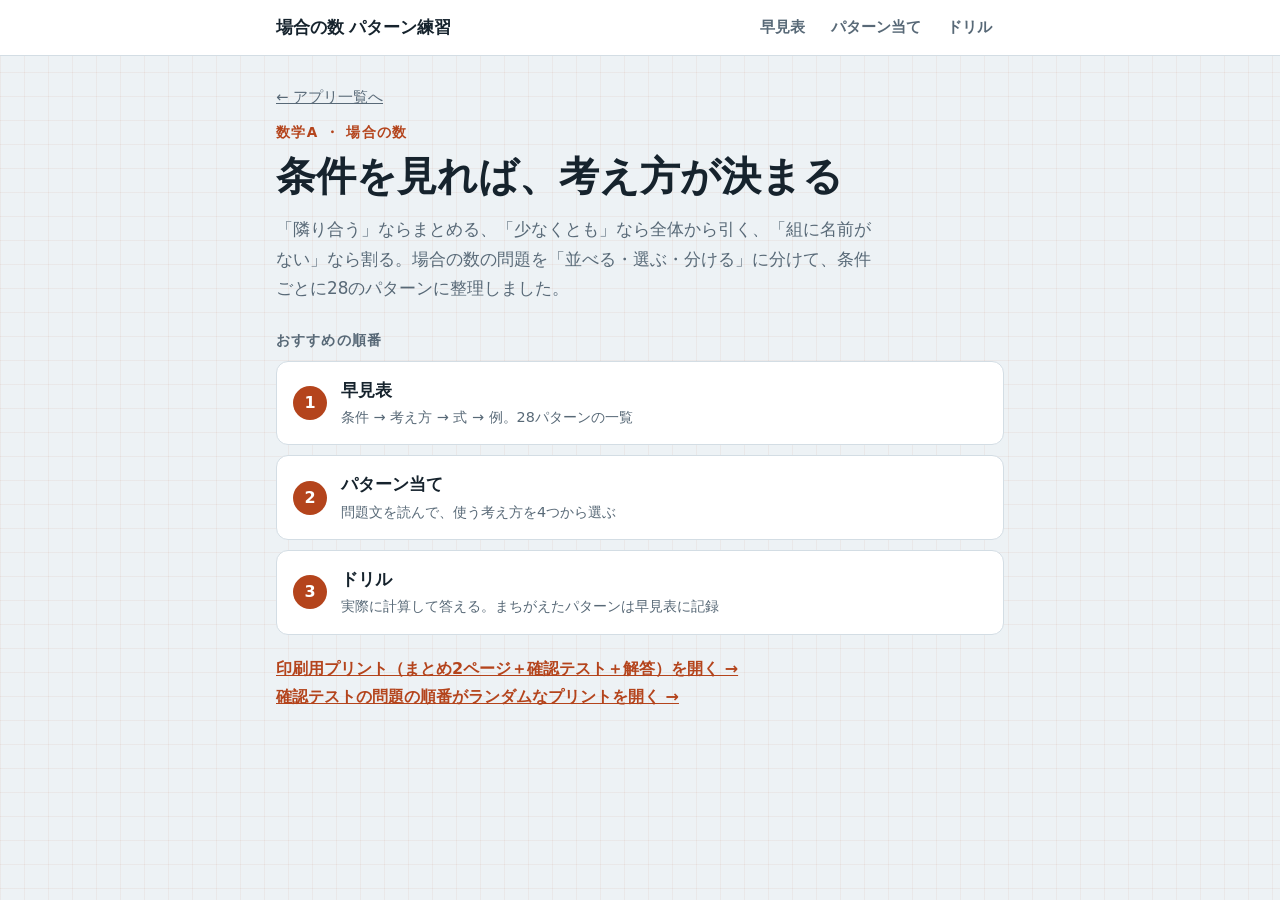
<file: patterns/index.html>
<!doctype html>
<html lang="ja">
<head>
  <meta charset="utf-8">
  <meta name="viewport" content="width=device-width, initial-scale=1, viewport-fit=cover">
  <title>場合の数 パターン練習</title>
  <link rel="preconnect" href="https://fonts.googleapis.com">
  <link rel="stylesheet" href="https://fonts.googleapis.com/css2?family=Zen+Kaku+Gothic+New:wght@400;700&family=Zen+Maru+Gothic:wght@700&display=swap">
  <link rel="stylesheet" href="style.css">
</head>
<body>
  <header class="topbar">
    <div class="topbar-inner">
      <a href="#home" class="brand">場合の数 パターン練習</a>
      <nav class="nav" aria-label="メニュー">
        <a href="#map" data-view="map">早見表</a>
        <a href="#quiz" data-view="quiz">パターン当て</a>
        <a href="#drill" data-view="drill">ドリル</a>
      </nav>
    </div>
  </header>

  <main class="wrap">
    <!-- ホーム -->
    <section id="view-home" class="view">
      <p class="back-link"><a href="../">← アプリ一覧へ</a></p>
      <div class="hero">
        <p class="eyebrow">数学A ・ 場合の数</p>
        <h1>条件を見れば、考え方が決まる</h1>
        <p class="lead">「隣り合う」ならまとめる、「少なくとも」なら全体から引く、「組に名前がない」なら割る。場合の数の問題を「並べる・選ぶ・分ける」に分けて、条件ごとに28のパターンに整理しました。</p>
      </div>
      <h2 class="small-h">おすすめの順番</h2>
      <ol class="steps">
        <li><a href="#map" class="step"><span class="step-no">1</span><span><strong>早見表</strong><small>条件 → 考え方 → 式 → 例。28パターンの一覧</small></span></a></li>
        <li><a href="#quiz" class="step"><span class="step-no">2</span><span><strong>パターン当て</strong><small>問題文を読んで、使う考え方を4つから選ぶ</small><span class="stat" id="stat-quiz"></span></span></a></li>
        <li><a href="#drill" class="step"><span class="step-no">3</span><span><strong>ドリル</strong><small>実際に計算して答える。まちがえたパターンは早見表に記録</small><span class="stat" id="stat-drill"></span></span></a></li>
      </ol>
      <p class="print-link"><a href="print.html">印刷用プリント（まとめ2ページ＋確認テスト＋解答）を開く →</a><br><a href="print.html?order=random">確認テストの問題の順番がランダムなプリントを開く →</a></p>
    </section>

    <!-- 早見表 -->
    <section id="view-map" class="view" hidden>
      <h2>早見表</h2>
      <p class="sub">問題文の条件を見つけたら、表から考え方を選ぼう。</p>
      <div class="flow">
        <h3>見分ける4ステップ</h3>
        <ol id="flow-list"></ol>
      </div>
      <div class="tools-box">
        <h3>いつでも使える8つの考え方</h3>
        <dl id="tools-list"></dl>
      </div>
      <div class="group-tabs chips" id="map-tabs" role="tablist" aria-label="グループ"></div>
      <div id="map-cards" class="pgrid"></div>
      <div class="pitfalls">
        <h3>まちがえやすいポイント</h3>
        <ul id="pitfalls-list"></ul>
      </div>
    </section>

    <!-- パターン当て -->
    <section id="view-quiz" class="view" hidden>
      <h2>パターン当て</h2>
      <p class="sub">計算はしなくてOK。問題文の条件から、使う考え方を選ぼう。</p>
      <div class="filters">
        <div class="chips" id="quiz-groups" role="group" aria-label="グループ"></div>
      </div>
      <div id="quiz-trainer"></div>
    </section>

    <!-- ドリル -->
    <section id="view-drill" class="view" hidden>
      <h2>ドリル</h2>
      <p class="sub">問題は毎回ランダムに作られます。答えたら、使うパターンと解き方を確認しよう。</p>
      <div class="filters">
        <div class="chips" id="drill-groups" role="group" aria-label="グループ"></div>
        <div class="select-row">
          <label for="drill-pattern">パターン</label>
          <select id="drill-pattern"></select>
        </div>
        <label class="toggle"><input type="checkbox" id="drill-weak">まちがえたパターンを多めに出す</label>
      </div>
      <div id="drill-trainer"></div>
    </section>
  </main>
  <script src="data.js"></script>
  <script src="app.js"></script>
</body>
</html>
</file>
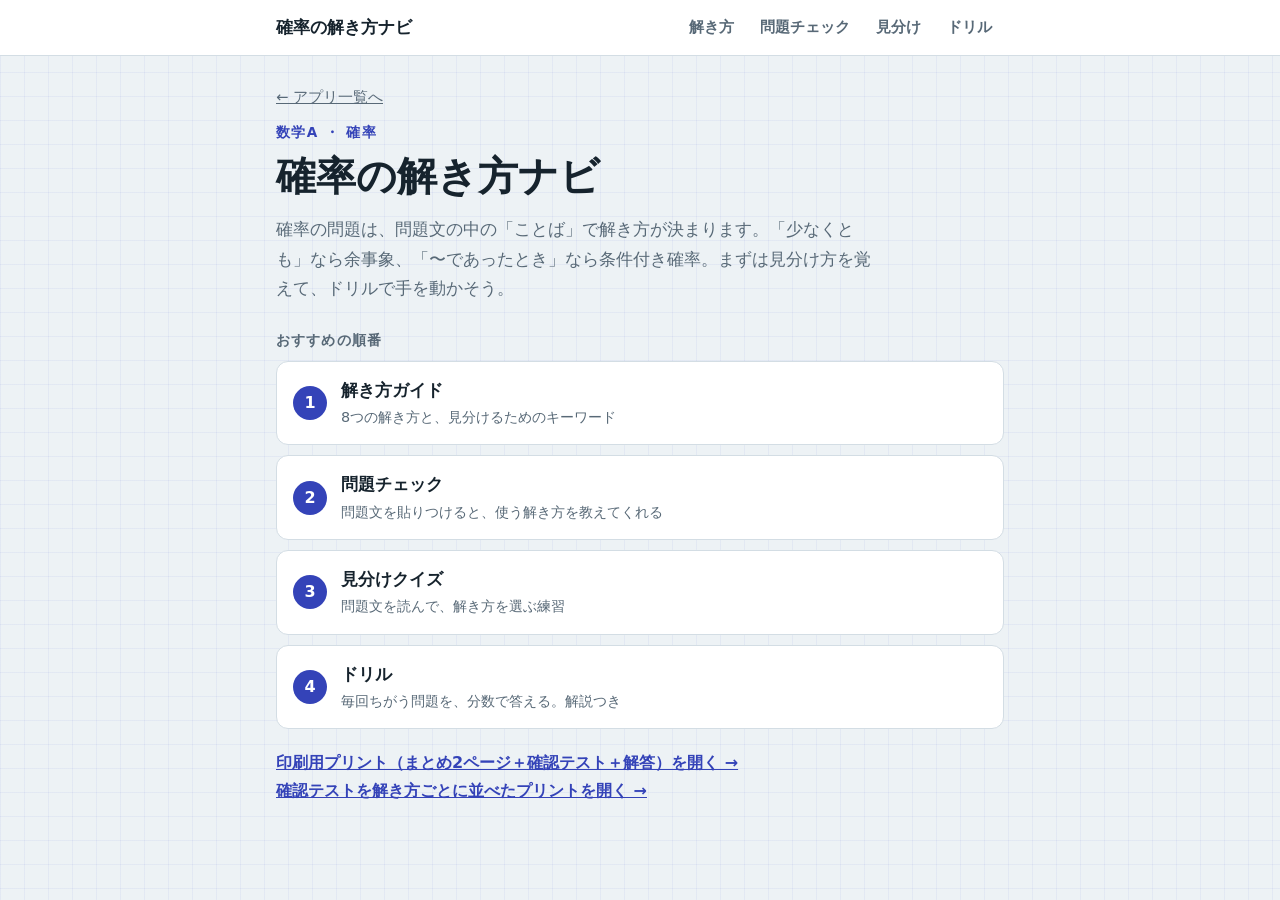
<file: probability/index.html>
<!doctype html>
<html lang="ja">
<head>
  <meta charset="utf-8">
  <meta name="viewport" content="width=device-width, initial-scale=1, viewport-fit=cover">
  <title>確率の解き方ナビ</title>
  <link rel="preconnect" href="https://fonts.googleapis.com">
  <link rel="stylesheet" href="https://fonts.googleapis.com/css2?family=Zen+Kaku+Gothic+New:wght@400;700&family=Zen+Maru+Gothic:wght@700&display=swap">
  <link rel="stylesheet" href="style.css">
</head>
<body>
  <header class="topbar">
    <div class="topbar-inner">
      <a href="#home" class="brand">確率の解き方ナビ</a>
      <nav class="nav" aria-label="メニュー">
        <a href="#guide" data-view="guide">解き方</a>
        <a href="#checker" data-view="checker">問題チェック</a>
        <a href="#classify" data-view="classify">見分け</a>
        <a href="#drill" data-view="drill">ドリル</a>
      </nav>
    </div>
  </header>

  <main class="wrap">
    <!-- ホーム -->
    <section id="view-home" class="view">
      <p class="back-link"><a href="../">← アプリ一覧へ</a></p>
      <div class="hero">
        <p class="eyebrow">数学A ・ 確率</p>
        <h1>確率の解き方ナビ</h1>
        <p class="lead">確率の問題は、問題文の中の「ことば」で解き方が決まります。「少なくとも」なら余事象、「〜であったとき」なら条件付き確率。まずは見分け方を覚えて、ドリルで手を動かそう。</p>
      </div>
      <h2 class="small-h">おすすめの順番</h2>
      <ol class="steps">
        <li><a href="#guide" class="step"><span class="step-no">1</span><span><strong>解き方ガイド</strong><small>8つの解き方と、見分けるためのキーワード</small></span></a></li>
        <li><a href="#checker" class="step"><span class="step-no">2</span><span><strong>問題チェック</strong><small>問題文を貼りつけると、使う解き方を教えてくれる</small></span></a></li>
        <li><a href="#classify" class="step"><span class="step-no">3</span><span><strong>見分けクイズ</strong><small>問題文を読んで、解き方を選ぶ練習</small><span class="stat" id="stat-classify"></span></span></a></li>
        <li><a href="#drill" class="step"><span class="step-no">4</span><span><strong>ドリル</strong><small>毎回ちがう問題を、分数で答える。解説つき</small><span class="stat" id="stat-drill"></span></span></a></li>
      </ol>
      <p class="print-link"><a href="print.html">印刷用プリント（まとめ2ページ＋確認テスト＋解答）を開く →</a><br><a href="print.html?order=method">確認テストを解き方ごとに並べたプリントを開く →</a></p>
    </section>

    <!-- 解き方ガイド -->
    <section id="view-guide" class="view" hidden>
      <h2>解き方ガイド</h2>
      <p class="sub">問題文を読んだら、上から順にチェック。最初に「はい」になったものが使う解き方です。</p>
      <div class="flow">
        <h3>どの解き方を使う？ 見分け方</h3>
        <ol id="flow-list"></ol>
      </div>
      <div class="fgrid" id="method-cards"></div>
    </section>

    <!-- 問題チェック -->
    <section id="view-checker" class="view" hidden>
      <h2>問題チェック</h2>
      <p class="sub">教科書や問題集の問題文を入力すると、手がかりになる「ことば」に色をつけて、使う解き方を教えます。</p>
      <div class="qcard">
        <label for="checker-input" class="label">問題文</label>
        <textarea id="checker-input" rows="5" placeholder="例：1個のさいころを3回投げるとき、少なくとも1回は6の目が出る確率を求めよ。"></textarea>
        <div class="tools">
          <button type="button" id="checker-run" class="btn primary">解き方を調べる</button>
          <button type="button" id="checker-clear" class="btn ghost">消す</button>
        </div>
        <p class="label sample-label">例の問題で試す</p>
        <div class="chips" id="checker-samples"></div>
      </div>
      <div id="checker-result" aria-live="polite"></div>
    </section>

    <!-- 見分けクイズ -->
    <section id="view-classify" class="view" hidden>
      <h2>見分けクイズ</h2>
      <p class="sub">計算はしなくてOK。問題文を読んで、最初に使う解き方を選ぼう。</p>
      <div id="classify-trainer"></div>
    </section>

    <!-- ドリル -->
    <section id="view-drill" class="view" hidden>
      <h2>ドリル</h2>
      <p class="sub">問題は毎回ランダムに作られます。答えは約分した分数で入力しよう。</p>
      <div class="filters">
        <div class="chips" id="drill-methods" role="group" aria-label="解き方"></div>
        <div class="chips" id="drill-level" role="radiogroup" aria-label="レベル">
          <label class="chip"><input type="radio" name="drill-level" value="1" checked>基本</label>
          <label class="chip"><input type="radio" name="drill-level" value="2">標準</label>
          <label class="chip"><input type="radio" name="drill-level" value="all">ぜんぶ</label>
        </div>
        <div class="chip-actions">
          <button type="button" class="btn ghost small" id="drill-all">すべて選ぶ</button>
        </div>
      </div>
      <div id="drill-trainer"></div>
    </section>
  </main>
  <script src="data.js"></script>
  <script src="app.js"></script>
</body>
</html>
</file>
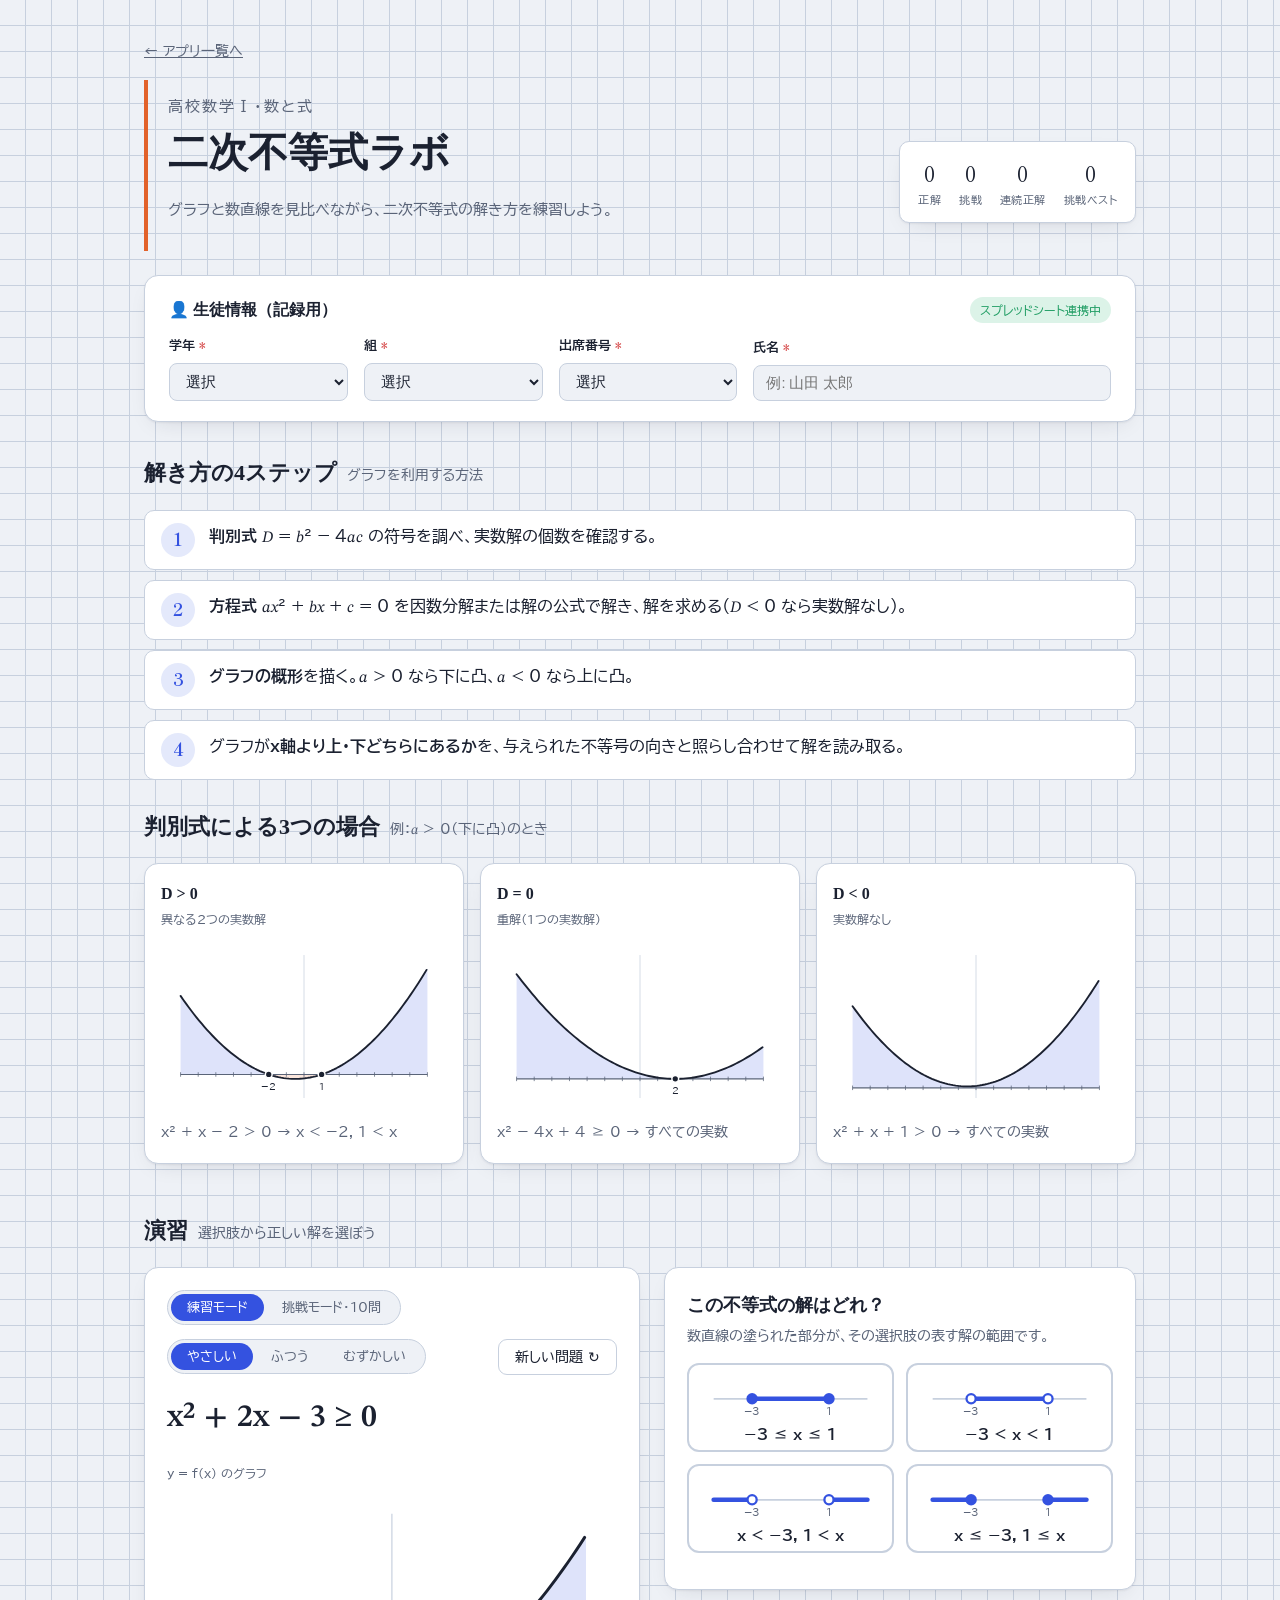
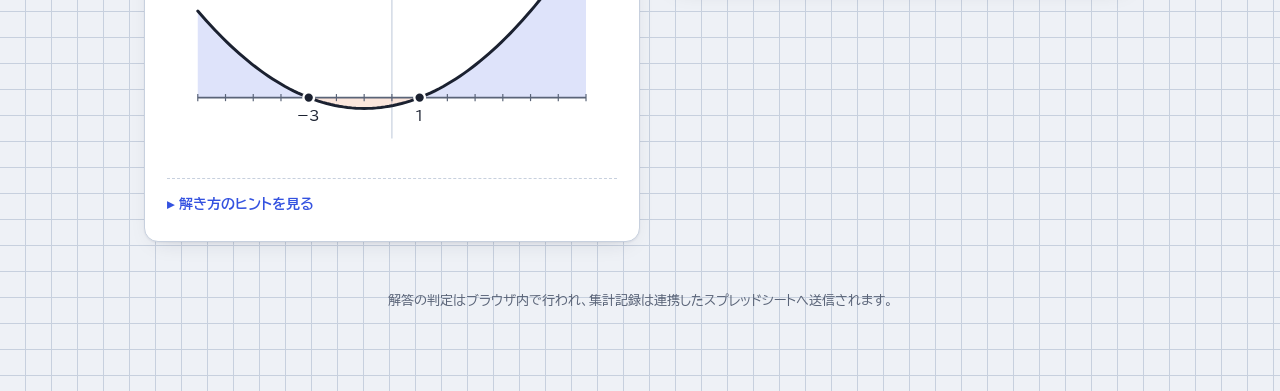
<file: quadratic/index.html>
<!DOCTYPE html>
<html lang="ja">
<head>
  <meta charset="UTF-8">
  <meta name="viewport" content="width=device-width, initial-scale=1.0">
  <title>二次不等式ラボ</title>
  <link rel="preconnect" href="https://fonts.googleapis.com">
  <link rel="stylesheet" href="https://fonts.googleapis.com/css2?family=Shippori+Mincho:wght@500;600;800&family=BIZ+UDPGothic:wght@400;700&family=STIX+Two+Text:ital,wght@0,500;0,600;1,500&display=swap">
  <style>
    :root{
      --paper:#eef1f6;
      --paper-raised:#ffffff;
      --ink:#1b2130;
      --ink-soft:#5a6478;
      --line:#c7d0de;
      --accent:#3452e0;
      --accent-soft:#e4e9fb;
      --accent-warm:#e2622a;
      --accent-warm-soft:#fbe6da;
      --good:#1f9d63;
      --good-soft:#dcf3e8;
      --bad:#d33f3f;
      --bad-soft:#fbe1e1;
      --shadow: 0 1px 2px rgba(27,33,48,0.06), 0 8px 24px -12px rgba(27,33,48,0.18);
    }
    @media (prefers-color-scheme: dark){
      :root:not([data-theme="light"]){
        --paper:#10141c;
        --paper-raised:#171d29;
        --ink:#e7ebf5;
        --ink-soft:#a8b1c4;
        --line:#2b3446;
        --accent:#7d94ff;
        --accent-soft:#232c47;
        --accent-warm:#ff9a68;
        --accent-warm-soft:#3a2519;
        --good:#4ad6a0;
        --good-soft:#123b2c;
        --bad:#ff7676;
        --bad-soft:#3d1c1c;
        --shadow: 0 1px 2px rgba(0,0,0,0.3), 0 8px 24px -12px rgba(0,0,0,0.5);
      }
    }

    *{ box-sizing:border-box; }
    html,body{ margin:0; padding:0; }
    body{
      background-color:var(--paper);
      background-image:
        linear-gradient(var(--line) 1px, transparent 1px),
        linear-gradient(90deg, var(--line) 1px, transparent 1px);
      background-size:26px 26px;
      background-position:-1px -1px;
      color:var(--ink);
      font-family:"BIZ UDPGothic", "Hiragino Sans", "Yu Gothic", sans-serif;
      font-size:16px;
      line-height:1.7;
    }

    h1,h2,h3{ font-family:"Shippori Mincho", serif; font-weight:600; text-wrap:balance; margin:0; color:var(--ink); }
    .mathvar{ font-family:"STIX Two Text", serif; font-style:italic; }
    .tab{ font-variant-numeric:tabular-nums; }

    a{ color:var(--accent); }
    button{ font-family:inherit; }
    :focus-visible{ outline:3px solid var(--accent); outline-offset:2px; }

    .wrap{ max-width:1040px; margin:0 auto; padding:40px 24px 80px; }

    header.top{
      border-left:4px solid var(--accent-warm);
      padding:4px 0 28px 20px;
      margin-bottom:24px;
      display:flex; flex-wrap:wrap; justify-content:space-between; align-items:flex-end; gap:20px;
    }
    .eyebrow{
      font-size:12px; letter-spacing:0.14em; text-transform:uppercase; color:var(--ink-soft);
      margin:0 0 10px;
    }
    header.top h1{ font-size:clamp(28px,4vw,40px); }
    header.top p{ margin:10px 0 0; color:var(--ink-soft); max-width:52ch; font-size:15px; }

    .header-actions{ display:flex; flex-direction:column; align-items:flex-end; gap:12px; }

    .stats{
      display:flex; flex-wrap:wrap; gap:14px 18px; background:var(--paper-raised); border:1px solid var(--line);
      border-radius:10px; padding:12px 18px; box-shadow:var(--shadow);
    }
    .stat{ text-align:center; }
    .stat .num{ font-family:"Shippori Mincho",serif; font-size:22px; font-variant-numeric:tabular-nums; }
    .stat .lbl{ font-size:11px; color:var(--ink-soft); letter-spacing:0.04em; }

    .card{
      background:var(--paper-raised); border:1px solid var(--line); border-radius:14px;
      box-shadow:var(--shadow);
    }

    /* User info card */
    .user-info-card{ padding:20px 24px; margin-bottom:32px; }
    .user-form-grid{ display:grid; grid-template-columns: 1fr 1fr 1fr 2fr; gap:16px; align-items:end; }
    @media (max-width:720px){ .user-form-grid{ grid-template-columns:1fr 1fr; } .name-group{ grid-column:span 2; } }
    @media (max-width:480px){ .user-form-grid{ grid-template-columns:1fr; } .name-group{ grid-column:span 1; } }

    .field-group{ display:flex; flex-direction:column; gap:6px; min-width:0; }
    .field-group label{ font-size:13px; font-weight:700; color:var(--ink); }
    .field-group label .req{ color:var(--bad); font-weight:400; }
    .input-field{
      width:100%; min-width:0; padding:9px 12px; border:1px solid var(--line); border-radius:8px;
      background:var(--paper); color:var(--ink); font-size:14.5px; transition:border-color .15s;
    }
    .input-field:focus{ outline:none; border-color:var(--accent); background:var(--paper-raised); }
    .input-field.input-err{ border-color:var(--bad); background:var(--bad-soft); }

    .user-info-warn{
      margin-top:12px; padding:8px 12px; background:var(--bad-soft); color:var(--bad);
      border-radius:8px; font-size:13px; font-weight:700; display:none;
    }

    .status-badge{ display:inline-flex; align-items:center; gap:6px; font-size:12px; padding:3px 10px; border-radius:999px; }
    .status-badge.ok{ background:var(--good-soft); color:var(--good); }
    .status-badge.off{ background:var(--paper); color:var(--ink-soft); border:1px solid var(--line); }

    section{ margin-bottom:48px; }
    .sec-head{ display:flex; align-items:baseline; gap:10px; margin-bottom:18px; }
    .sec-head h2{ font-size:22px; }
    .sec-head .sub{ color:var(--ink-soft); font-size:14px; }

    /* Guide section */
    .guide-steps{ margin:0 0 28px; padding:0; list-style:none; counter-reset:step; display:grid; gap:10px; }
    .guide-steps li{
      counter-increment:step; display:grid; grid-template-columns:34px 1fr; gap:14px; align-items:start;
      padding:12px 16px; background:var(--paper-raised); border:1px solid var(--line); border-radius:10px;
    }
    .guide-steps li::before{
      content:counter(step); font-family:"Shippori Mincho",serif; font-weight:700; font-size:17px;
      color:var(--accent); width:34px; height:34px; border-radius:50%; background:var(--accent-soft);
      display:flex; align-items:center; justify-content:center;
    }
    .guide-steps b{ font-weight:700; }

    .case-grid{ display:grid; grid-template-columns:repeat(3,1fr); gap:16px; }
    @media (max-width:760px){ .case-grid{ grid-template-columns:1fr; } }
    .case-card{ padding:16px 16px 18px; }
    .case-card h3{ font-size:16px; margin-bottom:2px; }
    .case-card .tag{ font-size:12px; color:var(--ink-soft); margin-bottom:10px; }
    .case-card .eq{ font-size:14px; color:var(--ink-soft); margin-top:8px; }

    /* Practice section */
    .practice-grid{ display:grid; grid-template-columns:1.05fr 1fr; gap:24px; align-items:start; }
    @media (max-width:860px){ .practice-grid{ grid-template-columns:1fr; } }

    .difficulty{ display:inline-flex; background:var(--paper); border:1px solid var(--line); border-radius:999px; padding:3px; gap:2px; }
    .difficulty button{
      border:none; background:transparent; color:var(--ink-soft); padding:7px 16px; border-radius:999px;
      font-size:13px; cursor:pointer; transition:background .15s, color .15s;
    }
    .difficulty button[aria-pressed="true"]{ background:var(--accent); color:#fff; }
    .difficulty button:disabled{ opacity:.4; cursor:not-allowed; }

    .mode-row{ display:flex; justify-content:space-between; align-items:center; gap:12px; flex-wrap:wrap; margin-bottom:14px; }
    .challenge-info{ font-size:13px; color:var(--accent-warm); font-weight:700; }

    .problem-card{ padding:22px 22px 24px; }
    .problem-top{ display:flex; justify-content:space-between; align-items:center; gap:12px; flex-wrap:wrap; margin-bottom:16px; }
    .equation{
      font-family:"STIX Two Text", serif; font-size:clamp(24px,3.4vw,32px); font-weight:600;
      letter-spacing:0.01em; margin:6px 0 18px;
    }
    .btn{
      border:1px solid var(--line); background:var(--paper-raised); color:var(--ink); border-radius:9px;
      padding:9px 16px; font-size:14px; cursor:pointer; transition:transform .1s, border-color .15s, background .15s;
    }
    .btn:hover{ border-color:var(--accent); }
    .btn:active{ transform:scale(0.98); }
    .btn.primary{ background:var(--accent); border-color:var(--accent); color:#fff; }
    .btn.primary:hover{ opacity:.92; }
    .btn.ghost{ background:transparent; }

    .graph-wrap{ margin-top:8px; }
    .graph-wrap .cap{ font-size:12px; color:var(--ink-soft); margin-bottom:6px; }
    svg.graph{ width:100%; height:auto; display:block; }

    details.hint{ margin-top:16px; border-top:1px dashed var(--line); padding-top:14px; }
    details.hint summary{ cursor:pointer; font-size:14px; color:var(--accent); font-weight:700; list-style:none; }
    details.hint summary::-webkit-details-marker{ display:none; }
    details.hint summary::before{ content:"▸ "; }
    details.hint[open] summary::before{ content:"▾ "; }
    .steps{ margin:14px 0 0; padding:0; list-style:none; counter-reset:s; display:grid; gap:10px; }
    .steps li{ counter-increment:s; padding-left:28px; position:relative; font-size:14.5px; }
    .steps li::before{
      content:counter(s); position:absolute; left:0; top:1px; width:19px; height:19px; border-radius:50%;
      background:var(--accent-soft); color:var(--accent); font-size:11px; font-weight:700;
      display:flex; align-items:center; justify-content:center;
    }
    .steps .calc{ color:var(--ink-soft); }

    .answer-card{ padding:22px; }
    .answer-card h2{ font-size:18px; margin-bottom:4px; }
    .answer-card .sub{ color:var(--ink-soft); font-size:13.5px; margin-bottom:16px; }

    .options{ display:grid; grid-template-columns:1fr 1fr; gap:12px; }
    @media (max-width:500px){ .options{ grid-template-columns:1fr; } }
    .opt{
      border:2px solid var(--line); border-radius:12px; background:var(--paper-raised); color:var(--ink); padding:10px 10px 8px;
      cursor:pointer; text-align:left; transition:border-color .15s, transform .1s;
    }
    .opt:hover:not(:disabled){ border-color:var(--accent); }
    .opt:active:not(:disabled){ transform:scale(0.99); }
    .opt:disabled{ cursor:default; }
    .opt .label{ display:block; margin-top:4px; font-size:14.5px; font-weight:700; text-align:center; }
    .opt.correct{ border-color:var(--good); background:var(--good-soft); }
    .opt.wrong{ border-color:var(--bad); background:var(--bad-soft); }

    .feedback{
      margin-top:16px; padding:14px 16px; border-radius:10px; font-size:14.5px; display:none;
    }
    .feedback.show{ display:block; }
    .feedback.correct{ background:var(--good-soft); color:var(--good); }
    .feedback.wrong{ background:var(--bad-soft); color:var(--bad); }
    .feedback .fline{ color:var(--ink); margin-top:4px; }
    .feedback .head{ font-weight:700; font-size:15.5px; }

    .next-row{ margin-top:14px; display:flex; justify-content:flex-end; }

    .result-view{ padding:14px 4px 4px; text-align:center; }
    .result-score{ font-family:"Shippori Mincho",serif; font-size:58px; font-variant-numeric:tabular-nums; color:var(--accent); line-height:1; }
    .result-score span{ font-size:22px; color:var(--ink-soft); }
    .result-msg{ margin:14px 0 4px; font-size:16px; }
    .result-best{ margin:0 0 22px; font-size:13px; color:var(--ink-soft); }
    .result-actions{ display:flex; justify-content:center; gap:12px; flex-wrap:wrap; }

    footer{ text-align:center; color:var(--ink-soft); font-size:12.5px; margin-top:20px; }
    .back-link{ margin:0 0 16px; font-size:14px; }
    .back-link a{ color:var(--ink-soft); }
  </style>
</head>
<body>

<div class="wrap">
  <p class="back-link"><a href="../">← アプリ一覧へ</a></p>
  <header class="top">
    <div>
      <p class="eyebrow">高校数学Ⅰ・数と式</p>
      <h1>二次不等式ラボ</h1>
      <p>グラフと数直線を見比べながら、二次不等式の解き方を練習しよう。</p>
    </div>
    <div class="header-actions">
      <div class="stats">
        <div class="stat"><div class="num tab" id="statCorrect">0</div><div class="lbl">正解</div></div>
        <div class="stat"><div class="num tab" id="statTotal">0</div><div class="lbl">挑戦</div></div>
        <div class="stat"><div class="num tab" id="statStreak">0</div><div class="lbl">連続正解</div></div>
        <div class="stat"><div class="num tab" id="statBest">0</div><div class="lbl">挑戦ベスト</div></div>
      </div>
    </div>
  </header>

  <!-- 生徒情報入力カード -->
  <div class="card user-info-card" id="userInfoCard">
    <div style="display:flex; justify-content:space-between; align-items:center; margin-bottom:12px; flex-wrap:wrap; gap:8px;">
      <h3 style="font-size:16px;">👤 生徒情報（記録用）</h3>
      <span class="sub" id="gasStatusBadge"><span class="status-badge ok">スプレッドシート連携中</span></span>
    </div>
    <form id="userInfoForm" class="user-form-grid" onsubmit="return false;">
      <div class="field-group">
        <label for="topGrade">学年 <span class="req">*</span></label>
        <select id="topGrade" class="input-field">
          <option value="">選択</option>
          <option value="1">1年</option>
          <option value="2">2年</option>
          <option value="3">3年</option>
        </select>
      </div>
      <div class="field-group">
        <label for="topClass">組 <span class="req">*</span></label>
        <select id="topClass" class="input-field">
          <option value="">選択</option>
          <option value="1">1組</option>
          <option value="2">2組</option>
          <option value="3">3組</option>
          <option value="4">4組</option>
          <option value="5">5組</option>
        </select>
      </div>
      <div class="field-group">
        <label for="topNum">出席番号 <span class="req">*</span></label>
        <select id="topNum" class="input-field">
          <option value="">選択</option>
        </select>
      </div>
      <div class="field-group name-group">
        <label for="topName">氏名 <span class="req">*</span></label>
        <input type="text" id="topName" placeholder="例: 山田 太郎" class="input-field" autocomplete="off">
      </div>
    </form>
    <div id="userInfoWarn" class="user-info-warn"></div>
  </div>

  <!-- ガイドセクション -->
  <section id="guide">
    <div class="sec-head"><h2>解き方の4ステップ</h2><span class="sub">グラフを利用する方法</span></div>
    <ol class="guide-steps">
      <li><div><b>判別式</b> <span class="mathvar">D</span> = <span class="mathvar">b</span>² − 4<span class="mathvar">ac</span> の符号を調べ、実数解の個数を確認する。</div></li>
      <li><div><b>方程式</b> <span class="mathvar">ax</span>² + <span class="mathvar">bx</span> + <span class="mathvar">c</span> = 0 を因数分解または解の公式で解き、解を求める（<span class="mathvar">D</span> &lt; 0 なら実数解なし）。</div></li>
      <li><div><b>グラフの概形</b>を描く。<span class="mathvar">a</span> &gt; 0 なら下に凸、<span class="mathvar">a</span> &lt; 0 なら上に凸。</div></li>
      <li><div>グラフが<b>x軸より上・下どちらにあるか</b>を、与えられた不等号の向きと照らし合わせて解を読み取る。</div></li>
    </ol>

    <div class="sec-head"><h2>判別式による3つの場合</h2><span class="sub">例：<span class="mathvar">a</span> &gt; 0（下に凸）のとき</span></div>
    <div class="case-grid" id="caseGrid"></div>
  </section>

  <!-- 演習セクション -->
  <section id="practice">
    <div class="sec-head">
      <h2>演習</h2>
      <span class="sub">選択肢から正しい解を選ぼう</span>
    </div>

    <div class="practice-grid">
      <div class="card problem-card">
        <div class="mode-row">
          <div class="difficulty" id="modeGroup" role="group" aria-label="モード">
            <button data-m="practice" aria-pressed="true">練習モード</button>
            <button data-m="challenge" aria-pressed="false">挑戦モード・10問</button>
          </div>
          <div class="challenge-info" id="challengeInfo" style="display:none;"></div>
        </div>

        <div class="problem-top">
          <div class="difficulty" id="diffGroup" role="group" aria-label="難易度">
            <button data-d="easy" aria-pressed="true" title="整数の解のみ">やさしい</button>
            <button data-d="medium" aria-pressed="false" title="整数・分数の解">ふつう</button>
            <button data-d="hard" aria-pressed="false" title="整数・分数・無理数（√）の解">むずかしい</button>
          </div>
          <button class="btn" id="newProblemBtn">新しい問題 ↻</button>
        </div>

        <div id="problemBody">
          <div class="equation tab" id="equationText"></div>

          <div class="graph-wrap">
            <div class="cap">y = f(x) のグラフ</div>
            <div id="graphHost"></div>
          </div>

          <details class="hint" id="hintBox">
            <summary>解き方のヒントを見る</summary>
            <ol class="steps" id="stepsList"></ol>
          </details>
        </div>

        <div id="resultView" class="result-view" style="display:none;"></div>
      </div>

      <div class="card answer-card" id="answerCard">
        <h2>この不等式の解はどれ？</h2>
        <div class="sub">数直線の塗られた部分が、その選択肢の表す解の範囲です。</div>
        <div class="options" id="optionsHost"></div>

        <div class="feedback" id="feedback">
          <div class="head" id="fbHead"></div>
          <div class="fline" id="fbLine"></div>
        </div>
        <div class="next-row">
          <button class="btn primary" id="nextBtn" style="display:none;">次の問題 →</button>
        </div>
      </div>
    </div>
  </section>

  <footer>解答の判定はブラウザ内で行われ、集計記録は連携したスプレッドシートへ送信されます。</footer>
</div>

<script>
(function(){
  const storage = {
    get: function(key, def) {
      try {
        const val = localStorage.getItem(key);
        return val !== null ? val : (def || '');
      } catch (e) { return def || ''; }
    },
    set: function(key, val) {
      try { localStorage.setItem(key, val); } catch (e) {}
    }
  };

  const DEFAULT_GAS_URL = 'https://script.google.com/macros/s/AKfycbzKx7vLPH3LKTdgL8VHJWA2NgepWaiMDohwpGm7Z3onzHA0fpeuhvnlr0P61nd8cfSa/exec';
  let gasUrl = storage.get('quadIneqGasUrl', DEFAULT_GAS_URL);

  const topGradeEl = document.getElementById('topGrade');
  const topClassEl = document.getElementById('topClass');
  const topNumEl = document.getElementById('topNum');
  const topNameEl = document.getElementById('topName');
  const userInfoWarnEl = document.getElementById('userInfoWarn');

  // Populate student numbers 1..45
  if (topNumEl && topNumEl.options.length <= 1) {
    for (let i = 1; i <= 45; i++) {
      const opt = document.createElement('option');
      opt.value = String(i);
      opt.textContent = i + '番';
      topNumEl.appendChild(opt);
    }
  }

  // Restore saved student values
  if (topGradeEl) topGradeEl.value = storage.get('quadIneqUserGrade', '');
  if (topClassEl) topClassEl.value = storage.get('quadIneqUserClass', '');
  if (topNumEl) topNumEl.value = storage.get('quadIneqUserNum', '');
  if (topNameEl) topNameEl.value = storage.get('quadIneqUserName', '');

  [topGradeEl, topClassEl, topNumEl, topNameEl].forEach(function(el) {
    if (!el) return;
    el.addEventListener('change', saveUserInfoToStorage);
    el.addEventListener('input', saveUserInfoToStorage);
  });

  function saveUserInfoToStorage() {
    if (topGradeEl) storage.set('quadIneqUserGrade', topGradeEl.value);
    if (topClassEl) storage.set('quadIneqUserClass', topClassEl.value);
    if (topNumEl) storage.set('quadIneqUserNum', topNumEl.value);
    if (topNameEl) storage.set('quadIneqUserName', topNameEl.value);
    validateUserInfo(false);
  }

  function getUserInfo() {
    return {
      grade: topGradeEl ? topGradeEl.value : '',
      classGroup: topClassEl ? topClassEl.value : '',
      num: topNumEl ? topNumEl.value : '',
      name: topNameEl ? topNameEl.value.trim() : ''
    };
  }

  function validateUserInfo(showAlert) {
    const info = getUserInfo();
    const missing = [];
    if (!info.grade) missing.push('学年');
    if (!info.classGroup) missing.push('組');
    if (!info.num) missing.push('出席番号');
    if (!info.name) missing.push('氏名');

    [topGradeEl, topClassEl, topNumEl, topNameEl].forEach(function(el) {
      if (el) el.classList.remove('input-err');
    });

    if (missing.length > 0) {
      if (!info.grade && topGradeEl) topGradeEl.classList.add('input-err');
      if (!info.classGroup && topClassEl) topClassEl.classList.add('input-err');
      if (!info.num && topNumEl) topNumEl.classList.add('input-err');
      if (!info.name && topNameEl) topNameEl.classList.add('input-err');

      if (showAlert && userInfoWarnEl) {
        userInfoWarnEl.style.display = 'block';
        userInfoWarnEl.textContent = '⚠️ 生徒情報を入力してください（未入力: ' + missing.join(', ') + '）';
        const userCard = document.getElementById('userInfoCard');
        if (userCard) userCard.scrollIntoView({ behavior: 'smooth', block: 'center' });
      }
      return false;
    }

    if (userInfoWarnEl) userInfoWarnEl.style.display = 'none';
    return true;
  }

  const MINUS = '−';
  function fmt(n) { return n < 0 ? MINUS + Math.abs(n) : String(n); }

  function formatQuadratic(a,b,c,rel){
    let s = a===-1? MINUS+'x²' : a===1? 'x²' : fmt(a)+'x²';
    if(b!==0){
      s += (b>0? ' + ' : ' '+MINUS+' ');
      const ab = Math.abs(b);
      s += (ab===1? 'x' : ab+'x');
    }
    if(c!==0){
      s += (c>0? ' + ' : ' '+MINUS+' ') + Math.abs(c);
    }
    const relMap = {'>':'>','<':'<','>=':'≥','<=':'≤'};
    return s + ' ' + relMap[rel] + ' 0';
  }

  function randInt(min,max){ return Math.floor(Math.random()*(max-min+1))+min; }
  function choice(arr){ return arr[Math.floor(Math.random()*arr.length)]; }
  function weightedChoice(items){
    const total = items.reduce(function(s,i){ return s+i.w; },0);
    let r = Math.random()*total;
    for(let i=0; i<items.length; i++){
      if(r < items[i].w) return items[i].k;
      r -= items[i].w;
    }
    return items[items.length-1].k;
  }
  function shuffle(arr){
    const a = arr.slice();
    for(let i=a.length-1;i>0;i--){
      const j = Math.floor(Math.random()*(i+1));
      const tmp = a[i]; a[i] = a[j]; a[j] = tmp;
    }
    return a;
  }

  function gcd(x,y){ x=Math.abs(x); y=Math.abs(y); while(y){ const t=x%y; x=y; y=t; } return x || 1; }
  function isPerfectSquare(n){ const r = Math.round(Math.sqrt(n)); return r*r===n; }
  function simplifySurd(D){
    let k = Math.floor(Math.sqrt(D));
    while(k>1){ if(D % (k*k) === 0) return {k:k, n:D/(k*k)}; k--; }
    return {k:1, n:D};
  }

  function fracLabel(f){ return (f.p<0? MINUS+Math.abs(f.p) : String(f.p)) + '/' + f.q; }
  function fracFactorTerm(f){
    const qPart = f.q===1 ? '' : String(f.q);
    const sign = f.p>0 ? ` ${MINUS} ` : ' + ';
    return `${qPart}x${sign}${Math.abs(f.p)}`;
  }
  function surdTermLabel(Q,n){ return (Q===1? '' : String(Q)) + '√' + n; }
  function surdBranch(P,Q,n,sign){
    const term = surdTermLabel(Q,n);
    const Pstr = P<0 ? MINUS+Math.abs(P) : String(P);
    if(P===0) return sign<0 ? `${MINUS}${term}` : term;
    return sign<0 ? `${Pstr} ${MINUS} ${term}` : `${Pstr} + ${term}`;
  }
  function surdLabel(s, which){
    const branch = surdBranch(s.P, s.Q, s.n, which==='minus'?-1:1);
    return s.R===1 ? branch : `(${branch})/${s.R}`;
  }
  function getRootFormatter(p){
    if(p && p.rootForm==='frac'){
      return function(val){ return val===p.r1 ? fracLabel(p.frac1) : fracLabel(p.frac2); };
    }
    if(p && p.rootForm==='surd'){
      return function(val){ return val===p.r1 ? surdLabel(p.surd,'minus') : surdLabel(p.surd,'plus'); };
    }
    return fmt;
  }

  function classify(a, discCase, roots, rel){
    const pos = a > 0;
    const isGreater = (rel==='>'||rel==='>=');
    const closed = (rel==='>='||rel==='<=');
    if(discCase==='two'){
      const kind = (pos===isGreater) ? 'outside' : 'between';
      return {kind:kind, r1:roots.r1, r2:roots.r2, closed:closed};
    }
    if(discCase==='double'){
      const r = roots.r;
      if(pos){
        if(rel==='>') return {kind:'except', r:r};
        if(rel==='>=') return {kind:'all'};
        if(rel==='<') return {kind:'none'};
        return {kind:'point', r:r};
      } else {
        if(rel==='>') return {kind:'none'};
        if(rel==='>=') return {kind:'point', r:r};
        if(rel==='<') return {kind:'except', r:r};
        return {kind:'all'};
      }
    }
    if(pos) return isGreater ? {kind:'all'} : {kind:'none'};
    return (!isGreater) ? {kind:'all'} : {kind:'none'};
  }

  function sameAnswer(x,y){
    return x.kind===y.kind && x.r1===y.r1 && x.r2===y.r2 && x.r===y.r && !!x.closed===!!y.closed;
  }

  function buildOptions(correct, discCase, roots){
    let pool;
    if(discCase==='two'){
      const r1 = roots.r1, r2 = roots.r2;
      pool = [
        {kind:'outside',r1:r1,r2:r2,closed:true},{kind:'outside',r1:r1,r2:r2,closed:false},
        {kind:'between',r1:r1,r2:r2,closed:true},{kind:'between',r1:r1,r2:r2,closed:false}
      ];
    } else if(discCase==='double'){
      const r = roots.r;
      pool = [{kind:'all'},{kind:'none'},{kind:'point',r:r},{kind:'except',r:r}];
    } else {
      const h = roots.h;
      pool = [{kind:'all'},{kind:'none'},
        {kind:'outside',r1:h-1,r2:h+1,closed:false},
        {kind:'between',r1:h-1,r2:h+1,closed:false}];
    }
    const distractors = pool.filter(function(p){ return !sameAnswer(p,correct); });
    return shuffle([correct].concat(distractors));
  }

  function labelFor(ans, fmtRoot){
    const f = fmtRoot || fmt;
    switch(ans.kind){
      case 'outside': { const op = ans.closed?'≤':'<'; return `x ${op} ${f(ans.r1)}, ${f(ans.r2)} ${op} x`; }
      case 'between': { const op = ans.closed?'≤':'<'; return `${f(ans.r1)} ${op} x ${op} ${f(ans.r2)}`; }
      case 'all': return 'すべての実数';
      case 'none': return '解なし';
      case 'point': return `x = ${f(ans.r)}`;
      case 'except': return `x ≠ ${f(ans.r)}`;
    }
  }

  function randFracRoot(){
    for(;;){
      const q = choice([2,3,4]);
      const p = randInt(-3*q, 3*q);
      if(p===0) continue;
      if(gcd(Math.abs(p), q) !== 1) continue;
      return {p:p, q:q};
    }
  }

  function generateFracRoots(){
    let f1 = randFracRoot(), f2 = randFracRoot(), tries=0;
    while(f1.p/f1.q === f2.p/f2.q && tries<20){ f2 = randFracRoot(); tries++; }
    let v1 = f1.p/f1.q, v2 = f2.p/f2.q;
    if(v1 > v2){ const tf=f1; f1=f2; f2=tf; const tv=v1; v1=v2; v2=tv; }
    const aSign = choice([1,-1]);
    const a = aSign * f1.q * f2.q;
    const b = -aSign * (f1.p*f2.q + f2.p*f1.q);
    const c = aSign * f1.p * f2.p;
    return {a:a,b:b,c:c,r1:v1,r2:v2,frac1:f1,frac2:f2};
  }

  function generateSurdCase(){
    const aChoicesSurd = [1,-1,2,-2];
    for(let tries=0; tries<100; tries++){
      const a = choice(aChoicesSurd);
      const b = randInt(-6,6);
      const c = randInt(-6,6);
      const D = b*b - 4*a*c;
      if(D>0 && !isPerfectSquare(D)){
        const surdRes = simplifySurd(D);
        const k = surdRes.k, n = surdRes.n;
        const g = gcd(gcd(Math.abs(b),k), Math.abs(2*a));
        const Q = k/g;
        const R = Math.abs(2*a)/g;
        const P = (a>0 ? -b : b)/g;
        const r1v = (P - Q*Math.sqrt(n))/R;
        const r2v = (P + Q*Math.sqrt(n))/R;
        return {a:a,b:b,c:c,r1:r1v,r2:r2v,surd:{P:P,Q:Q,R:R,n:n}};
      }
    }
    return {a:1,b:-2,c:-1,r1:1-Math.sqrt(2),r2:1+Math.sqrt(2),surd:{P:1,Q:1,R:1,n:2}};
  }

  function generateProblem(diff){
    let aChoices, weights, formWeights;
    if(diff==='easy'){
      aChoices=[1]; weights=[{k:'two',w:0.6},{k:'double',w:0.2},{k:'none',w:0.2}];
      formWeights=[{k:'int',w:1}];
    } else if(diff==='medium'){
      aChoices=[1,-1]; weights=[{k:'two',w:0.45},{k:'double',w:0.25},{k:'none',w:0.3}];
      formWeights=[{k:'int',w:0.55},{k:'frac',w:0.45}];
    } else {
      aChoices=[1,-1,2,-2,3,-3]; weights=[{k:'two',w:0.4},{k:'double',w:0.3},{k:'none',w:0.3}];
      formWeights=[{k:'int',w:0.34},{k:'frac',w:0.33},{k:'surd',w:0.33}];
    }

    const discCase = weightedChoice(weights);
    let a,b,c;
    let r1=null,r2=null,r=null,h=null,q=null;
    let rootForm='int', frac1=null, frac2=null, surd=null;

    if(discCase==='two'){
      rootForm = weightedChoice(formWeights);
      if(rootForm==='int'){
        a = choice(aChoices);
        r1 = randInt(-6,3);
        let r2c = r1 + randInt(1,6);
        if(r2c > 6){ const shift = r2c-6; r1 -= shift; r2c -= shift; }
        r2 = r2c;
        b = -a*(r1+r2); c = a*r1*r2;
      } else if(rootForm==='frac'){
        const fr = generateFracRoots();
        a=fr.a; b=fr.b; c=fr.c; r1=fr.r1; r2=fr.r2; frac1=fr.frac1; frac2=fr.frac2;
      } else {
        const sr = generateSurdCase();
        a=sr.a; b=sr.b; c=sr.c; r1=sr.r1; r2=sr.r2; surd=sr.surd;
      }
    } else if(discCase==='double'){
      a = choice(aChoices);
      r = randInt(-5,5);
      b = -2*a*r; c = a*r*r;
    } else {
      a = choice(aChoices);
      h = randInt(-4,4);
      const qAbs = randInt(1,3);
      q = a>0 ? qAbs : -qAbs;
      b = -2*a*h; c = a*h*h+q;
    }

    const rel = choice(['>','<','>=','<=']);
    const correctAnswer = classify(a, discCase, {r1:r1,r2:r2,r:r,h:h}, rel);
    const options = buildOptions(correctAnswer, discCase, {r1:r1,r2:r2,r:r,h:h});
    return {a:a,b:b,c:c,rel:rel,discCase:discCase,r1:r1,r2:r2,r:r,h:h,q:q,rootForm:rootForm,frac1:frac1,frac2:frac2,surd:surd,correctAnswer:correctAnswer,options:options};
  }

  function miniNumberLine(ans, keyColorVar, fmtRoot){
    const f = fmtRoot || fmt;
    let lo, hi;
    if(ans.r1!=null && ans.r2!=null){ lo = ans.r1-2; hi = ans.r2+2; }
    else if(ans.r!=null){ lo = ans.r-3; hi = ans.r+3; }
    else { lo = -4; hi = 4; }
    const W=200,H=52,M=16,axisY=26;
    const mapX = function(x){ return M + (x-lo)/(hi-lo)*(W-2*M); };
    let bars='', dots='', labels='';
    const color = `var(${keyColorVar||'--accent'})`;

    function bar(x1,x2){ bars += `<line x1="${mapX(x1)}" y1="${axisY}" x2="${mapX(x2)}" y2="${axisY}" stroke="${color}" stroke-width="5" stroke-linecap="round"/>`; }
    function dot(x,filled){
      dots += `<circle cx="${mapX(x)}" cy="${axisY}" r="5" fill="${filled?color:'var(--paper-raised)'}" stroke="${color}" stroke-width="2.5"/>`;
    }
    function label(x){ labels += `<text x="${mapX(x)}" y="${axisY+18}" text-anchor="middle" font-size="10.5" class="tab" fill="var(--ink-soft)">${f(x)}</text>`; }

    if(ans.kind==='outside'){
      bar(lo, ans.r1); bar(ans.r2, hi);
      dot(ans.r1, ans.closed); dot(ans.r2, ans.closed);
      label(ans.r1); label(ans.r2);
    } else if(ans.kind==='between'){
      bar(ans.r1, ans.r2);
      dot(ans.r1, ans.closed); dot(ans.r2, ans.closed);
      label(ans.r1); label(ans.r2);
    } else if(ans.kind==='all'){
      bar(lo,hi);
    } else if(ans.kind==='none'){
      // no shading
    } else if(ans.kind==='point'){
      dot(ans.r, true); label(ans.r);
    } else if(ans.kind==='except'){
      bar(lo, ans.r); bar(ans.r, hi); dot(ans.r, false); label(ans.r);
    }

    return `<svg class="graph" viewBox="0 0 ${W} ${H}" role="img" aria-label="${labelFor(ans, f)}">
      <line x1="${M}" y1="${axisY}" x2="${W-M}" y2="${axisY}" stroke="var(--line)" stroke-width="2"/>
      ${bars}${dots}${labels}
      ${ans.kind==='none'? `<text x="${W/2}" y="${axisY+4}" text-anchor="middle" font-size="11" fill="var(--ink-soft)">&#9587;</text>`:''}
    </svg>`;
  }

  function drawMainGraph(p){
    const XMIN=-7, XMAX=7;
    const f = function(x){ return p.a*x*x + p.b*x + p.c; };
    let yMin=0, yMax=0;
    for(let x=XMIN; x<=XMAX; x+=0.2){ const y=f(x); if(y<yMin)yMin=y; if(y>yMax)yMax=y; }
    
    // Generous vertical margin for D < 0 (no real roots) to visually separate from x-axis
    const range = (yMax-yMin) || 1;
    if(p.discCase === 'none'){
      if(p.a > 0){
        yMin = -Math.max(3, Math.abs(p.q || 2) * 1.2);
        yMax += range * 0.25;
      } else {
        yMax = Math.max(3, Math.abs(p.q || 2) * 1.2);
        yMin -= range * 0.25;
      }
    } else {
      yMin -= range*0.14; yMax += range*0.14;
    }

    const W=380, H=230, M=26;
    const mapX = function(x){ return M + (x-XMIN)/(XMAX-XMIN)*(W-2*M); };
    const mapY = function(y){ return M + (yMax-y)/(yMax-yMin)*(H-2*M); };

    let bounds;
    if(p.discCase==='two') bounds=[XMIN,p.r1,p.r2,XMAX];
    else if(p.discCase==='double') bounds=[XMIN,p.r,XMAX];
    else bounds=[XMIN,XMAX];

    let fills='';
    for(let i=0;i<bounds.length-1;i++){
      const xl=bounds[i], xr=bounds[i+1];
      if(xr-xl < 1e-6) continue;
      const mid=(xl+xr)/2;
      const positive = f(mid) > 0;
      const N=16; let pts='';
      for(let k=0;k<=N;k++){ const x=xl+(xr-xl)*k/N; pts += `${mapX(x)},${mapY(f(x))} `; }
      pts += `${mapX(xr)},${mapY(0)} ${mapX(xl)},${mapY(0)}`;
      fills += `<polygon points="${pts}" fill="${positive? 'var(--accent)':'var(--accent-warm)'}" fill-opacity="0.16"/>`;
    }

    let curve='';
    for(let x=XMIN; x<=XMAX+1e-9; x+=0.15){ curve += `${mapX(x)},${mapY(f(x))} `; }

    let ticks='';
    for(let x=Math.ceil(XMIN); x<=Math.floor(XMAX); x++){
      ticks += `<line x1="${mapX(x)}" y1="${mapY(0)-3}" x2="${mapX(x)}" y2="${mapY(0)+3}" stroke="var(--ink-soft)" stroke-width="1"/>`;
    }

    const fmtRoot = getRootFormatter(p);
    let roots='';
    function rootMark(x){
      const label = fmtRoot(x);
      const fs = label.length > 5 ? 10.5 : 12;
      roots += `<line x1="${mapX(x)}" y1="${mapY(0)}" x2="${mapX(x)}" y2="${mapY(f(x))}" stroke="var(--ink-soft)" stroke-width="1" stroke-dasharray="2,3"/>
        <circle cx="${mapX(x)}" cy="${mapY(0)}" r="4.5" fill="var(--ink)" stroke="var(--paper-raised)" stroke-width="2"/>
        <text x="${mapX(x)}" y="${mapY(0)+20}" text-anchor="middle" font-size="${fs}" class="tab" fill="var(--ink)">${label}</text>`;
    }
    if(p.discCase==='two'){ rootMark(p.r1); rootMark(p.r2); }
    else if(p.discCase==='double'){ rootMark(p.r); }

    return `<svg class="graph" viewBox="0 0 ${W} ${H}" role="img" aria-label="放物線のグラフ">
      <line x1="${mapX(0)}" y1="${M-6}" x2="${mapX(0)}" y2="${H-M+6}" stroke="var(--line)" stroke-width="1"/>
      ${fills}
      <line x1="${mapX(XMIN)}" y1="${mapY(0)}" x2="${mapX(XMAX)}" y2="${mapY(0)}" stroke="var(--ink-soft)" stroke-width="1.5"/>
      ${ticks}
      <polyline points="${curve}" fill="none" stroke="var(--ink)" stroke-width="2.5" stroke-linejoin="round" stroke-linecap="round"/>
      ${roots}
    </svg>`;
  }

  function factorTerm(r){ return r >= 0 ? `x ${MINUS} ${r}` : `x + ${-r}`; }

  function stepsHtml(p){
    const D = p.b*p.b - 4*p.a*p.c;
    const items = [];
    items.push(`<span class="calc">判別式：</span><span class="mathvar">D</span> = <span class="mathvar">b</span>² − 4<span class="mathvar">ac</span> = ${p.b}² − 4×(${fmt(p.a)})×(${fmt(p.c)}) = <b class="tab">${fmt(D)}</b>`);
    if(p.discCase==='two'){
      if(p.rootForm==='frac'){
        const signPrefix = p.a<0 ? MINUS : '';
        items.push(`因数分解すると ${signPrefix}(${fracFactorTerm(p.frac1)})(${fracFactorTerm(p.frac2)}) = 0 より <b>x = ${fracLabel(p.frac1)}, ${fracLabel(p.frac2)}</b>`);
      } else if(p.rootForm==='surd'){
        items.push(`<span class="mathvar">D</span> = ${fmt(D)} は平方数ではないので、解の公式を使う。<span class="mathvar">x</span> = (${MINUS}<span class="mathvar">b</span> ± √<span class="mathvar">D</span>)/(2<span class="mathvar">a</span>) = (${fmt(-p.b)} ± √${fmt(D)})/(${fmt(2*p.a)}) より <b>x = ${surdLabel(p.surd,'minus')}, ${surdLabel(p.surd,'plus')}</b>`);
      } else {
        const acoef = p.a===1?'':p.a===-1?MINUS:fmt(p.a);
        items.push(`因数分解すると ${acoef}(${factorTerm(p.r1)})(${factorTerm(p.r2)}) = 0 より <b>x = ${fmt(p.r1)}, ${fmt(p.r2)}</b>`);
      }
    } else if(p.discCase==='double'){
      const acoef = p.a===1?'':p.a===-1?MINUS:fmt(p.a);
      items.push(`${acoef}(${factorTerm(p.r)})² = 0 より <b>x = ${fmt(p.r)}</b>（重解）`);
    } else {
      items.push(`<span class="mathvar">D</span> &lt; 0 なので、<b>実数解を持たない</b>（グラフはx軸と交わらない）`);
    }
    items.push(`<span class="mathvar">a</span> ${p.a>0? '> 0 なので<b>下に凸</b>':'< 0 なので<b>上に凸</b>'} のグラフになる。`);
    items.push(`不等号 「${({'>':'>','<':'<','>=':'≥','<=':'≤'})[p.rel]}」 の向きに合うx軸との位置関係を読み取ると、解は <b>${labelFor(p.correctAnswer, getRootFormatter(p))}</b>。`);
    return items.map(function(t){ return `<li>${t}</li>`; }).join('');
  }

  // Guide static examples
  const guideCases = [
    { title:'D > 0', tag:'異なる2つの実数解', p:{a:1,b:1,c:-2,rel:'>',discCase:'two',r1:-2,r2:1,correctAnswer:{kind:'outside',r1:-2,r2:1,closed:false}}, note:'x² + x − 2 > 0 → x < −2, 1 < x' },
    { title:'D = 0', tag:'重解（1つの実数解）', p:{a:1,b:-4,c:4,rel:'>=',discCase:'double',r:2,correctAnswer:{kind:'all'}}, note:'x² − 4x + 4 ≥ 0 → すべての実数' },
    { title:'D < 0', tag:'実数解なし', p:{a:1,b:1,c:1,rel:'>',discCase:'none',h:-0.5,q:0.75,correctAnswer:{kind:'all'}}, note:'x² + x + 1 > 0 → すべての実数' }
  ];

  const caseGridEl = document.getElementById('caseGrid');
  if (caseGridEl) {
    caseGridEl.innerHTML = guideCases.map(function(g) {
      return `
        <div class="card case-card">
          <h3>${g.title}</h3>
          <div class="tag">${g.tag}</div>
          ${drawMainGraph(g.p)}
          <div class="eq">${g.note}</div>
        </div>
      `;
    }).join('');
  }

  let difficulty = 'easy';
  let current = null;
  let answered = false;
  let mode = 'practice';
  let challenge = null;

  const stats = (function(){
    try {
      const raw = localStorage.getItem('quadIneqLabStats');
      if(raw) return JSON.parse(raw);
    } catch(e){}
    return {correct:0,total:0,streak:0};
  })();

  function saveStats(){
    try { localStorage.setItem('quadIneqLabStats', JSON.stringify(stats)); } catch(e){}
  }

  let challengeBest = (function(){
    try { return parseInt(localStorage.getItem('quadIneqLabChallengeBest')||'0',10) || 0; } catch(e){ return 0; }
  })();

  function saveBest(){
    try { localStorage.setItem('quadIneqLabChallengeBest', String(challengeBest)); } catch(e){}
  }

  function renderStats(){
    const elCorrect = document.getElementById('statCorrect');
    const elTotal = document.getElementById('statTotal');
    const elStreak = document.getElementById('statStreak');
    const elBest = document.getElementById('statBest');

    if (elCorrect) elCorrect.textContent = stats.correct || 0;
    if (elTotal) elTotal.textContent = stats.total || 0;
    if (elStreak) elStreak.textContent = stats.streak || 0;
    if (elBest) elBest.textContent = challengeBest || 0;
  }

  function sendResultToSpreadsheet(modeName, diffName, scoreVal, totalVal) {
    if (!validateUserInfo(true)) {
      return false;
    }
    const info = getUserInfo();
    const payload = new URLSearchParams();
    payload.append('timestamp', new Date().toLocaleString('ja-JP'));
    payload.append('grade', info.grade);
    payload.append('classGroup', info.classGroup);
    payload.append('number', info.num);
    payload.append('name', info.name);
    payload.append('userName', info.name);
    payload.append('mode', `${modeName}(${diffName})`);
    payload.append('score', scoreVal);
    payload.append('total', totalVal);
    payload.append('streak', stats.streak);

    fetch(gasUrl, {
      method: 'POST',
      mode: 'no-cors',
      headers: { 'Content-Type': 'application/x-www-form-urlencoded' },
      body: payload.toString()
    }).then(function() {
      console.log('Data sent to GAS successfully');
    }).catch(function(err) {
      console.error('GAS send error:', err);
    });
    return true;
  }

  function updateModeUI(){
    const isChallenge = mode==='challenge';
    const newBtn = document.getElementById('newProblemBtn');
    if (newBtn) newBtn.style.display = isChallenge ? 'none' : 'inline-block';
    
    document.querySelectorAll('#diffGroup button').forEach(function(b){
      b.disabled = isChallenge;
    });
    
    const info = document.getElementById('challengeInfo');
    if(info){
      if(isChallenge && challenge){
        info.style.display = 'block';
        info.textContent = `第 ${challenge.current} 問 / ${challenge.total} ・ 正解 ${challenge.score}`;
      } else {
        info.style.display = 'none';
      }
    }
  }

  function switchMode(m){
    if (m === 'challenge' && !validateUserInfo(true)) {
      return;
    }
    mode = m;
    const buttons = document.querySelectorAll('#modeGroup button');
    buttons.forEach(function(b){
      b.setAttribute('aria-pressed', String(b.dataset.m === m));
    });

    if(m==='challenge'){
      challenge = {current:1, total:10, score:0};
    } else {
      challenge = null;
    }
    renderProblem();
  }

  function resultMessage(score,total){
    const ratio = score/total;
    if(ratio===1) return '満点！完璧です。';
    if(ratio>=0.8) return 'とてもよくできました。';
    if(ratio>=0.5) return 'もう少し。苦手なパターンを見直そう。';
    return '基礎から復習してみよう。';
  }

  function renderChallengeResult(){
    document.getElementById('problemBody').style.display = 'none';
    document.getElementById('answerCard').style.display = 'none';
    document.getElementById('newProblemBtn').style.display = 'none';
    document.getElementById('challengeInfo').style.display = 'none';

    const score = challenge.score, total = challenge.total;
    if(score > challengeBest){ challengeBest = score; saveBest(); renderStats(); }

    const diffMap = {easy:'やさしい', medium:'ふつう', hard:'むずかしい'};
    sendResultToSpreadsheet('挑戦モード', diffMap[difficulty] || difficulty, score, total);

    const rv = document.getElementById('resultView');
    rv.style.display = 'block';
    rv.innerHTML = `
      <div class="result-score tab">${score}<span> / ${total}</span></div>
      <p class="result-msg">${resultMessage(score,total)}</p>
      <p class="result-best">自己ベスト：${challengeBest} / ${total}</p>
      <div class="result-actions">
        <button class="btn primary" id="retryChallengeBtn">もう一度挑戦する</button>
        <button class="btn ghost" id="backPracticeBtn">練習モードに戻る</button>
      </div>`;

    document.getElementById('retryChallengeBtn').addEventListener('click', function(){ switchMode('challenge'); });
    document.getElementById('backPracticeBtn').addEventListener('click', function(){ switchMode('practice'); });
  }

  function renderProblem(){
    document.getElementById('problemBody').style.display = '';
    document.getElementById('answerCard').style.display = '';
    document.getElementById('resultView').style.display = 'none';
    updateModeUI();

    current = generateProblem(difficulty);
    answered = false;
    document.getElementById('equationText').innerHTML = formatQuadratic(current.a,current.b,current.c,current.rel);
    document.getElementById('graphHost').innerHTML = drawMainGraph(current);
    document.getElementById('stepsList').innerHTML = stepsHtml(current);
    document.getElementById('hintBox').open = false;
    document.getElementById('feedback').className = 'feedback';

    const nextBtn = document.getElementById('nextBtn');
    nextBtn.style.display = 'none';
    nextBtn.textContent = '次の問題 →';

    const fmtRoot = getRootFormatter(current);
    const host = document.getElementById('optionsHost');
    host.innerHTML = '';
    current.options.forEach(function(opt, idx) {
      const btn = document.createElement('button');
      btn.className = 'opt';
      btn.innerHTML = miniNumberLine(opt, '--accent', fmtRoot) + `<span class="label">${labelFor(opt, fmtRoot)}</span>`;
      btn.addEventListener('click', function(){ selectOption(idx); });
      host.appendChild(btn);
    });
  }

  function selectOption(idx){
    if(answered) return;
    answered = true;
    const chosen = current.options[idx];
    const isCorrect = sameAnswer(chosen, current.correctAnswer);

    stats.total++;
    if(isCorrect){ stats.correct++; stats.streak++; } else { stats.streak = 0; }
    saveStats();

    const diffMap = {easy:'やさしい', medium:'ふつう', hard:'むずかしい'};
    if(mode==='challenge' && challenge){
      if(isCorrect) challenge.score++;
    } else if (mode==='practice') {
      // 練習モードも1問ごとに送信する（設定画面にあった初期値と同じ）
      {
        sendResultToSpreadsheet('練習モード', diffMap[difficulty] || difficulty, isCorrect ? 1 : 0, 1);
      }
    }

    renderStats();
    updateModeUI();

    const buttons = document.querySelectorAll('#optionsHost .opt');
    buttons.forEach(function(b,i) {
      b.disabled = true;
      if(sameAnswer(current.options[i], current.correctAnswer)) b.classList.add('correct');
      else if(i===idx) b.classList.add('wrong');
    });

    const fb = document.getElementById('feedback');
    fb.className = 'feedback show ' + (isCorrect ? 'correct' : 'wrong');
    document.getElementById('fbHead').textContent = isCorrect ? '正解！' : '不正解';
    document.getElementById('fbLine').innerHTML = `正しい解は <b>${labelFor(current.correctAnswer, getRootFormatter(current))}</b> です。ヒントを開くと解き方を確認できます。`;
    document.getElementById('hintBox').open = true;

    const nextBtn = document.getElementById('nextBtn');
    nextBtn.textContent = (mode==='challenge' && challenge.current>=challenge.total) ? '結果を見る →' : '次の問題 →';
    nextBtn.style.display = 'inline-block';
  }

  function handleNext(){
    if(mode==='challenge' && challenge){
      if(challenge.current >= challenge.total){
        renderChallengeResult();
        return;
      }
      challenge.current++;
    }
    renderProblem();
  }

  document.getElementById('newProblemBtn').addEventListener('click', renderProblem);
  document.getElementById('nextBtn').addEventListener('click', handleNext);
  document.getElementById('diffGroup').addEventListener('click', function(e) {
    if(mode==='challenge') return;
    const btn = e.target.closest('button[data-d]');
    if(!btn) return;
    difficulty = btn.dataset.d;
    const buttons = document.querySelectorAll('#diffGroup button');
    buttons.forEach(function(b){
      b.setAttribute('aria-pressed', String(b===btn));
    });
    renderProblem();
  });
  document.getElementById('modeGroup').addEventListener('click', function(e) {
    const btn = e.target.closest('button[data-m]');
    if(!btn || btn.dataset.m===mode) return;
    switchMode(btn.dataset.m);
  });

  renderStats();
  renderProblem();
})();
</script>
</body>
</html>
</file>
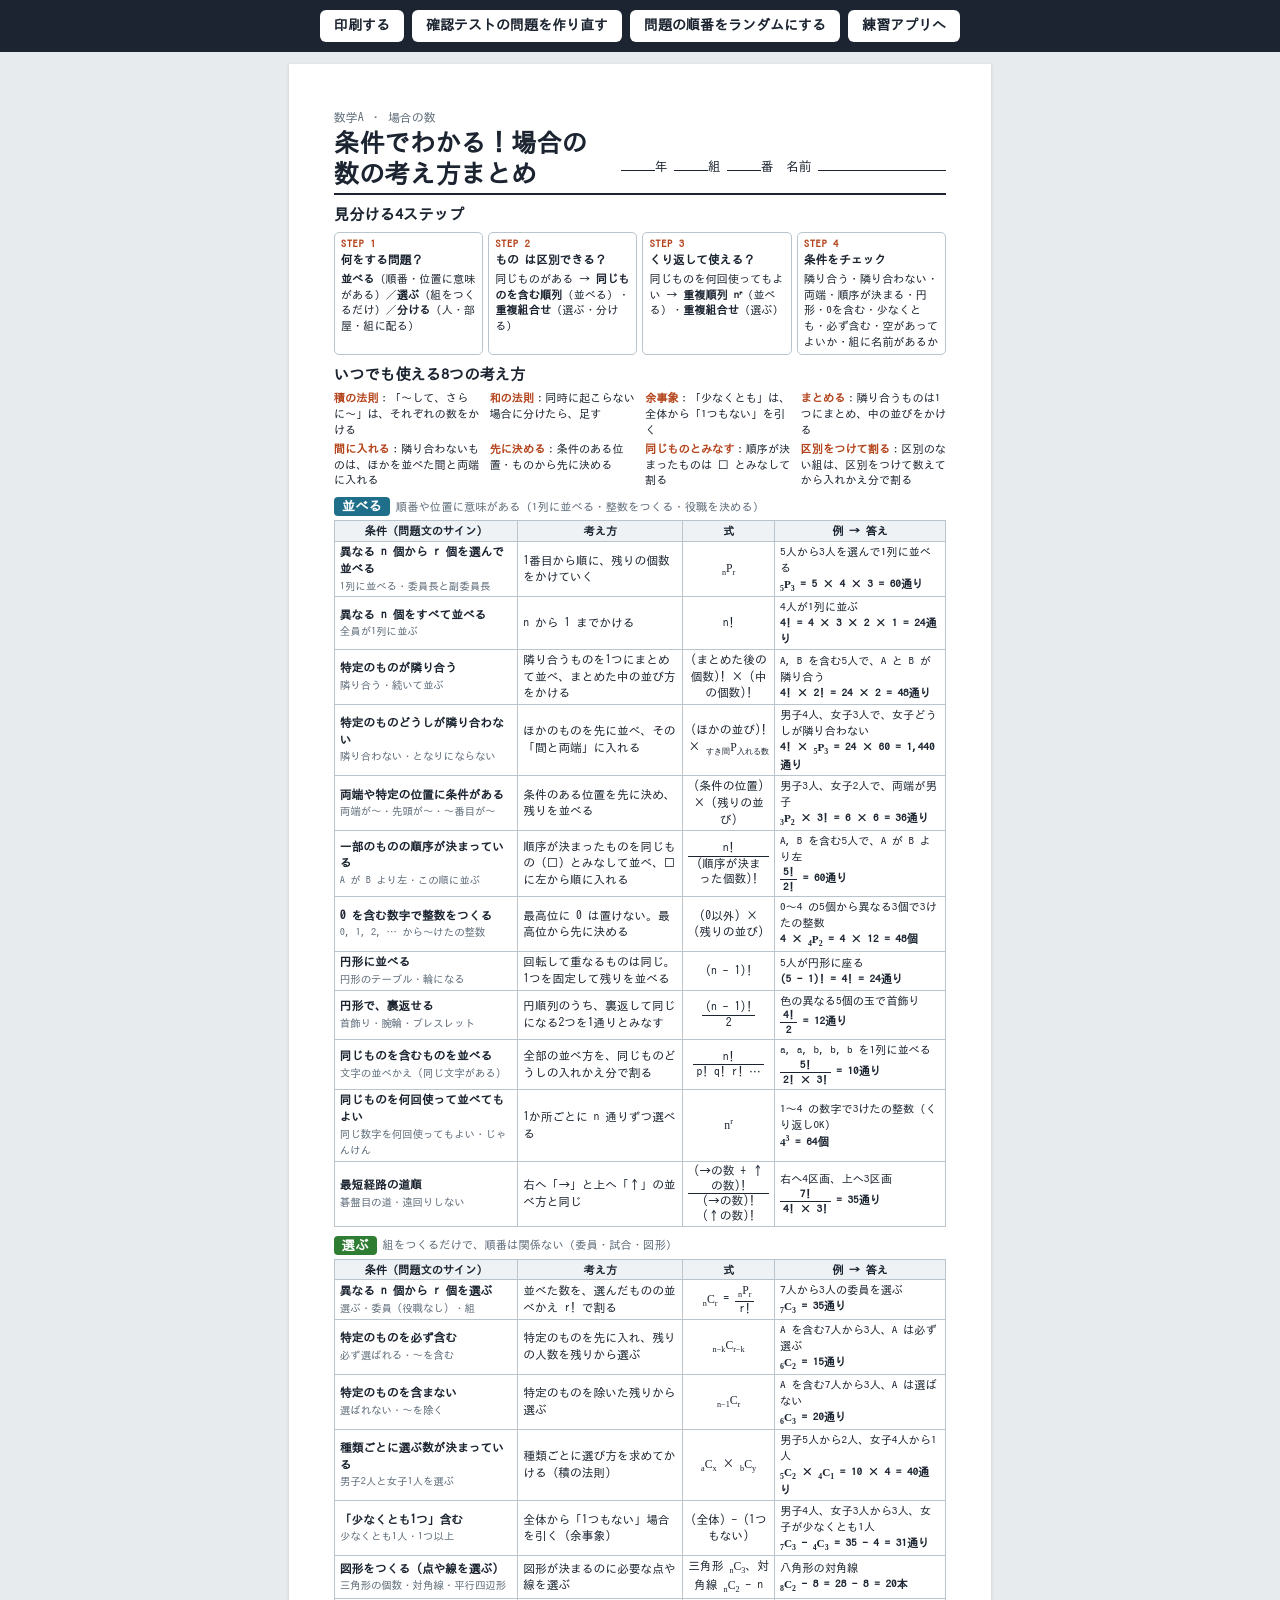
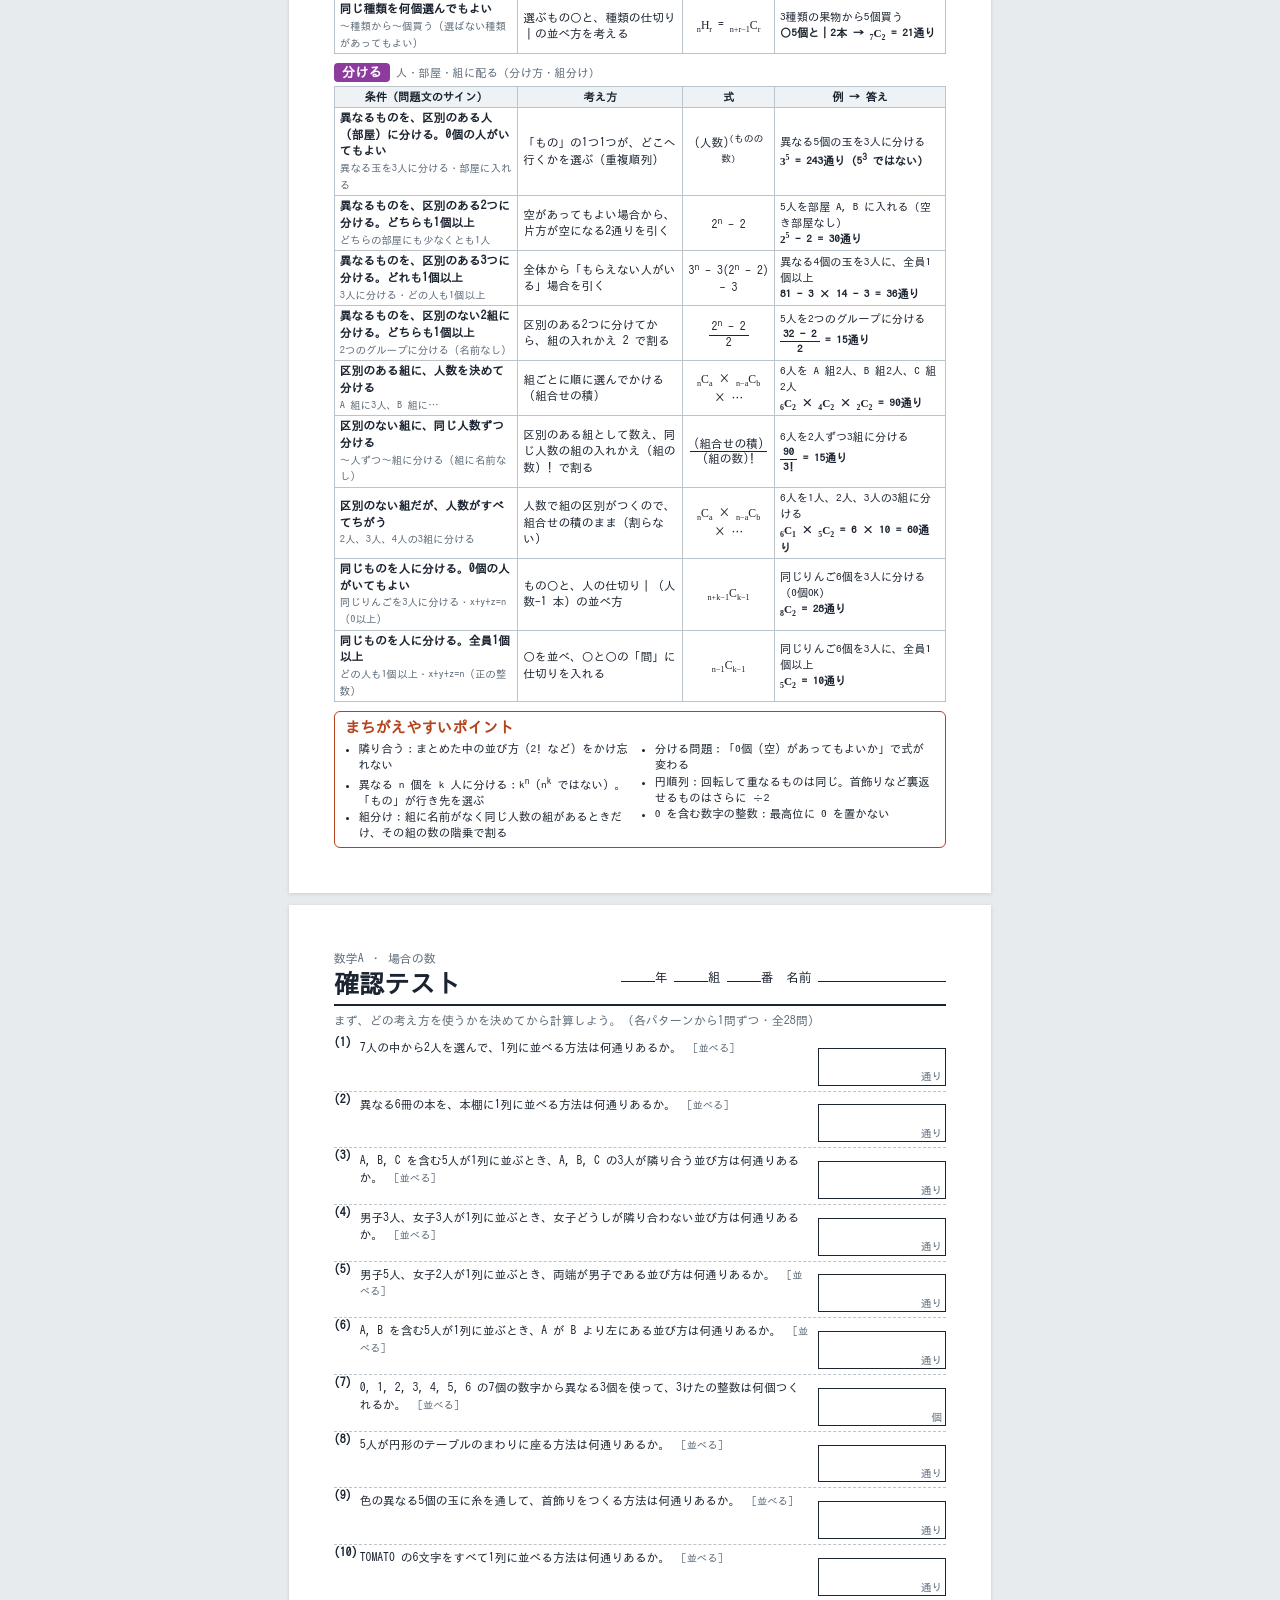
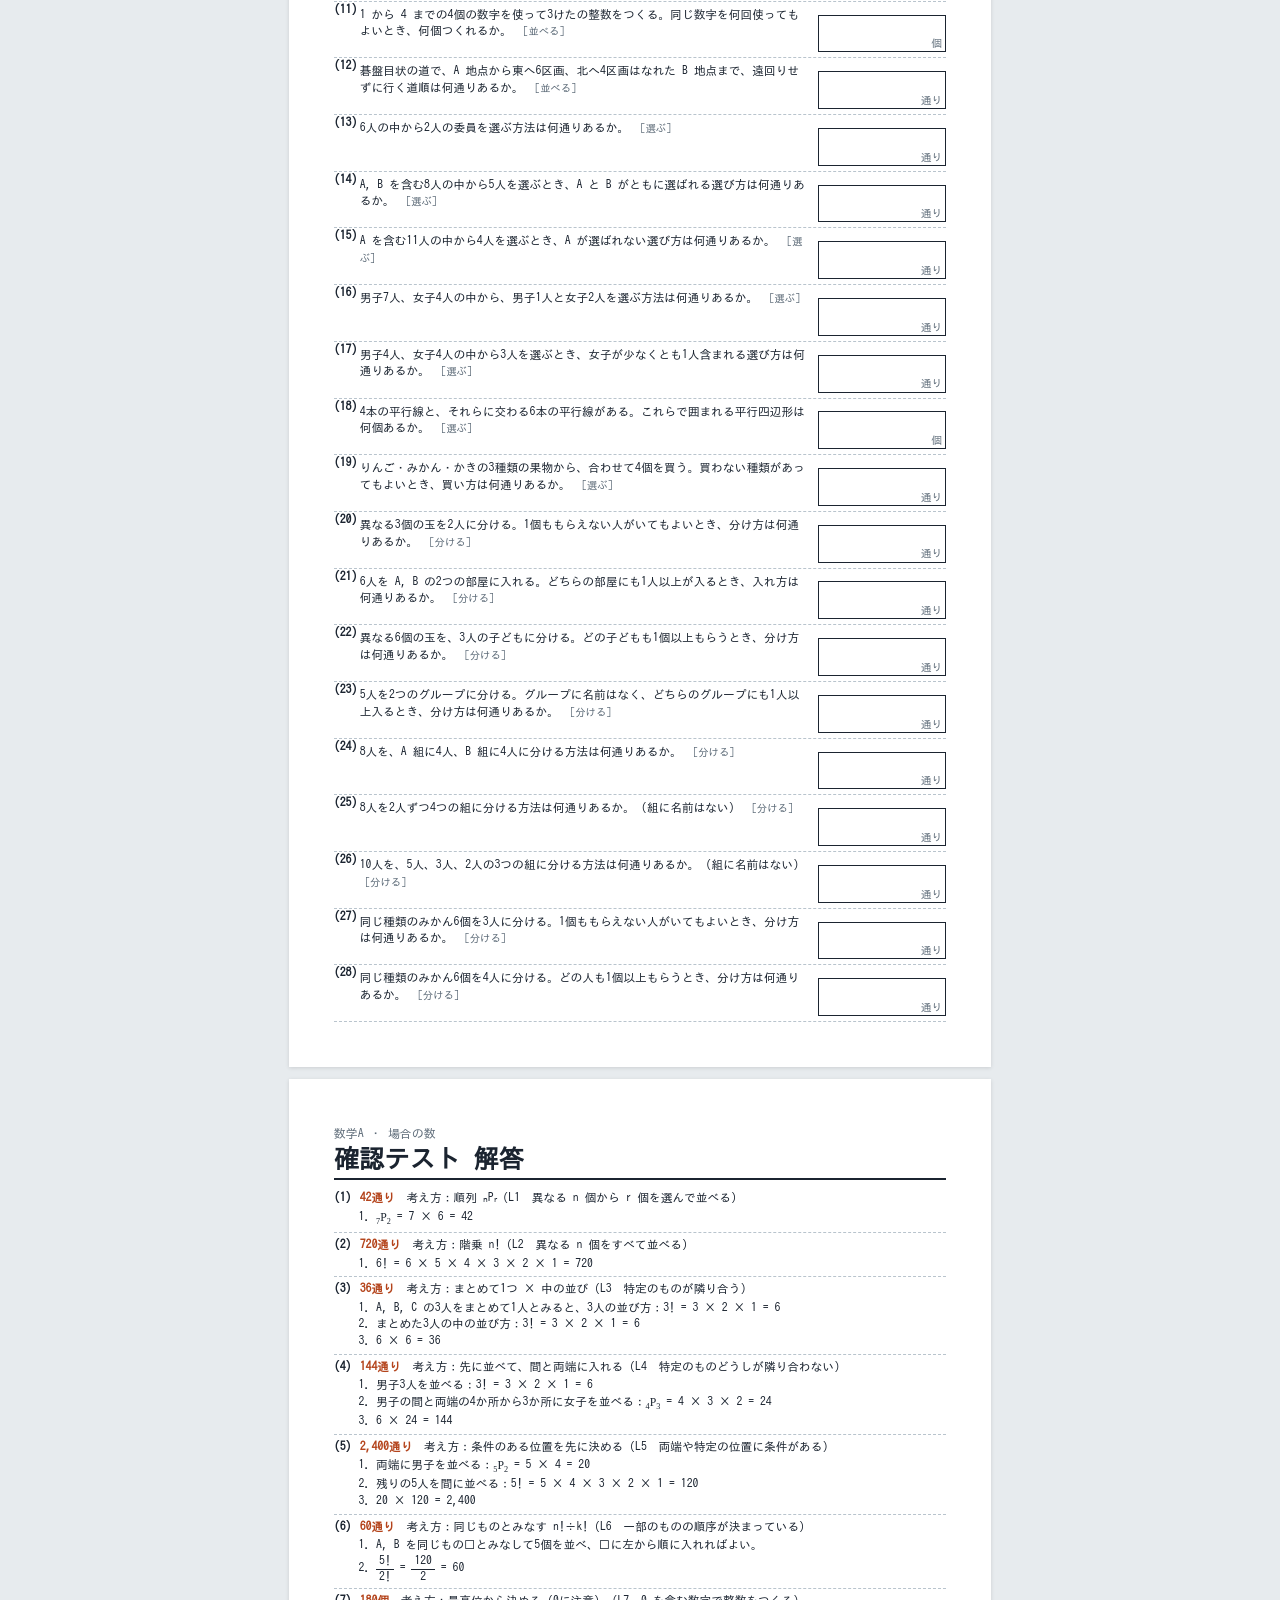
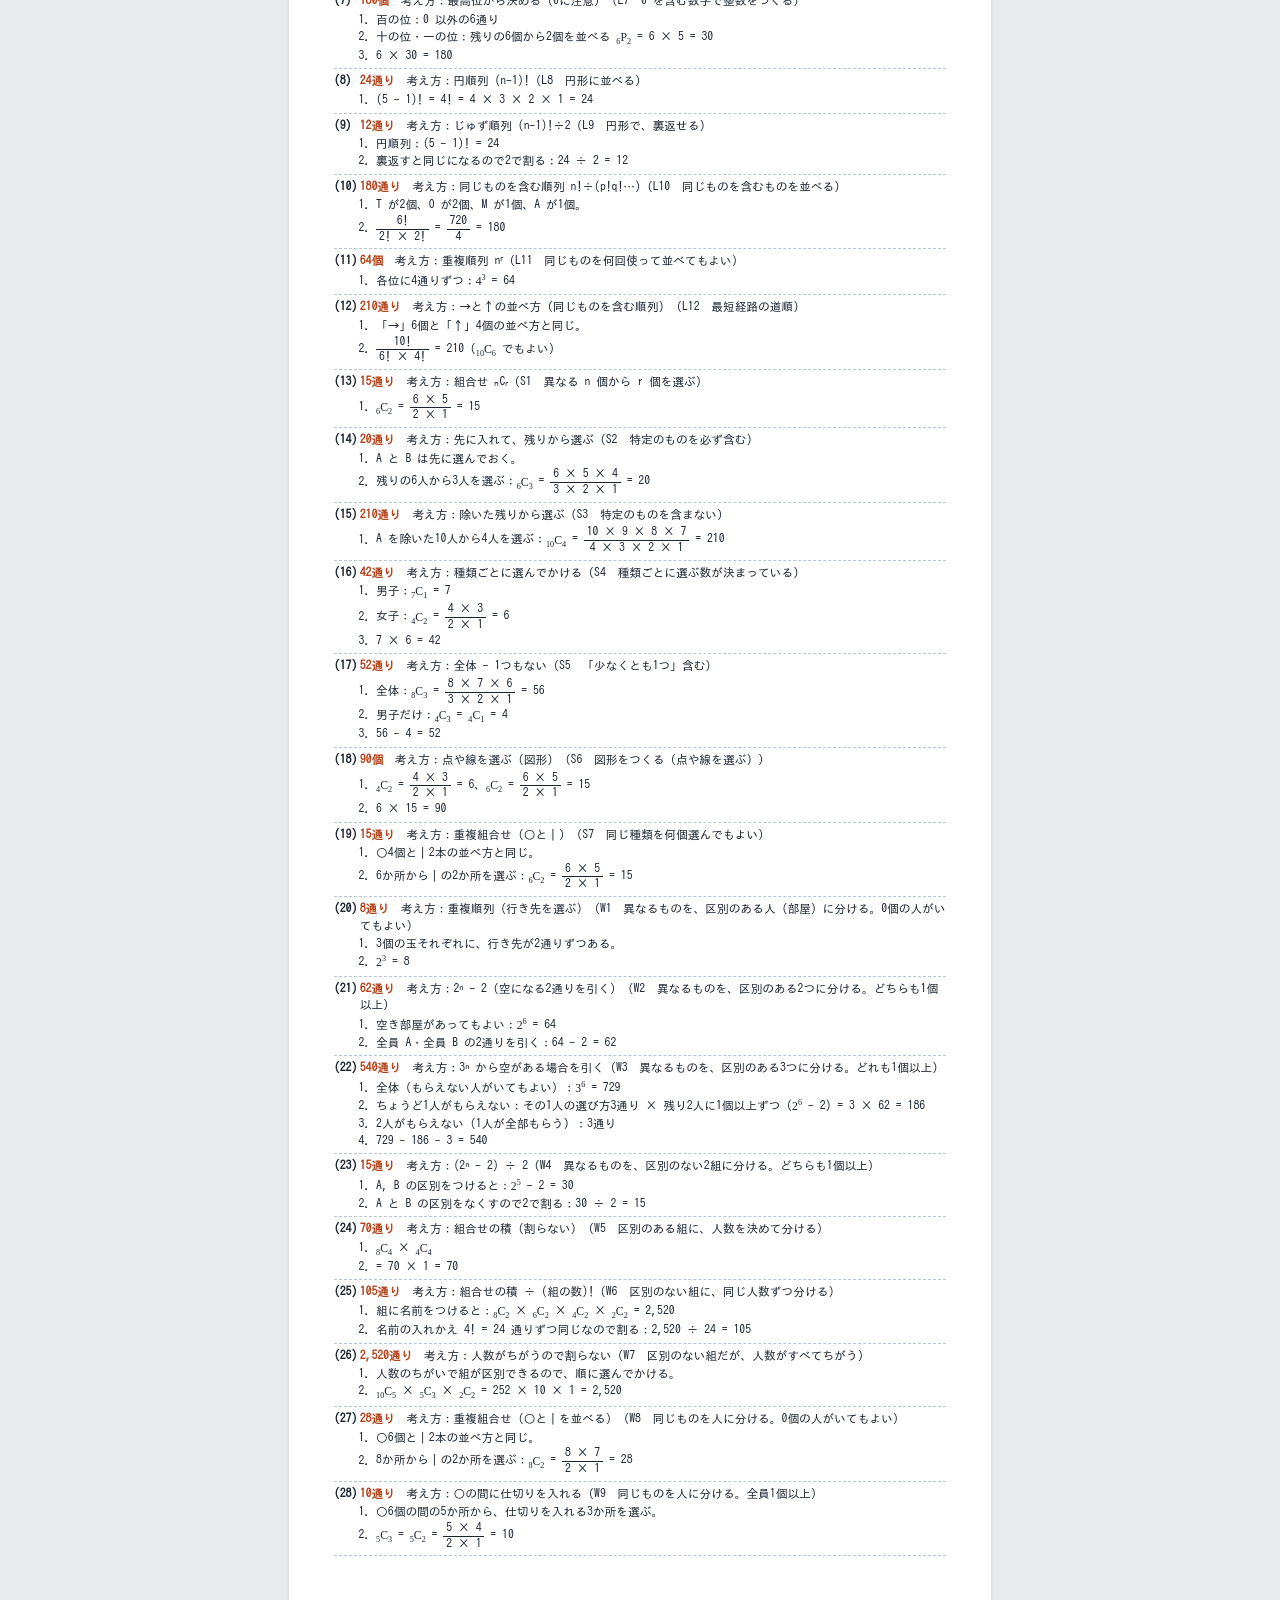
<file: patterns/print.html>
<!doctype html>
<html lang="ja">
<head>
  <meta charset="utf-8">
  <meta name="viewport" content="width=device-width, initial-scale=1">
  <title>場合の数 考え方まとめ（プリント）</title>
  <link rel="preconnect" href="https://fonts.googleapis.com">
  <link rel="stylesheet" href="https://fonts.googleapis.com/css2?family=Zen+Kaku+Gothic+New:wght@400;700&family=Zen+Maru+Gothic:wght@700&display=swap">
  <style>
    /* A4 縦のプリント。1〜2ページ目がまとめ、3ページ目が確認テスト、4ページ目が解答 */
    :root {
      --ink: #1b2430;
      --muted: #5d6b78;
      --line: #b9c4cd;
      --soft: #eef2f5;
      --accent: #b4441c;
      --line-g: #1f6f8b;
      --pick-g: #2e7d32;
      --split-g: #8e3b9e;
    }
    @page { size: A4; margin: 11mm 12mm; }
    * { box-sizing: border-box; }
    body {
      margin: 0;
      background: #ffffff;
      color: var(--ink);
      font-family: "Zen Kaku Gothic New", "IPAGothic", "Hiragino Sans", "Noto Sans JP", sans-serif;
      font-size: 8.8pt;
      line-height: 1.42;
      -webkit-print-color-adjust: exact;
      print-color-adjust: exact;
    }
    .sheet { max-width: 186mm; margin: 0 auto; padding: 8mm 0; }
    @media screen { body { background: #e7ebee; } .sheet { background: #fff; padding: 12mm; margin: 12px auto; box-shadow: 0 1px 4px rgb(0 0 0 / 0.12); } }
    @media print { .no-print { display: none !important; } .sheet { padding: 0; } }
    .page-break { break-before: page; }

    header { display: flex; justify-content: space-between; align-items: flex-end; gap: 12px; border-bottom: 2.5px solid var(--ink); padding-bottom: 4px; }
    h1 { font-family: "Zen Maru Gothic", "IPAGothic", sans-serif; font-size: 19pt; margin: 0; line-height: 1.2; }
    .sub { color: var(--muted); font-size: 9pt; margin: 0 0 2px; }
    .name { font-size: 9.5pt; white-space: nowrap; }
    .name span { display: inline-block; border-bottom: 1px solid var(--ink); min-width: 9mm; text-align: center; }
    .name .n { min-width: 34mm; }

    h2 { font-size: 11.5pt; margin: 9px 0 4px; display: flex; align-items: center; gap: 6px; }
    h2 .badge { color: #fff; padding: 0 8px; border-radius: 4px; font-size: 10pt; }
    h2 small { font-weight: 400; color: var(--muted); font-size: 8.5pt; }

    .flow { display: grid; grid-template-columns: repeat(4, 1fr); gap: 5px; margin-top: 6px; }
    .flow div { border: 1px solid var(--line); border-radius: 5px; padding: 4px 6px; }
    .flow b.step { color: var(--accent); font-size: 8pt; display: block; letter-spacing: 0.05em; }
    .flow .t { font-weight: 700; display: block; }
    .flow p { margin: 2px 0 0; font-size: 8.4pt; }

    .tools { display: grid; grid-template-columns: repeat(4, 1fr); gap: 3px 10px; font-size: 8.4pt; margin: 2px 0; }
    .tools b { color: var(--accent); }

    table { width: 100%; border-collapse: collapse; table-layout: fixed; }
    th, td { border: 1px solid var(--line); padding: 2px 5px; vertical-align: middle; }
    th { background: var(--soft); font-size: 8.4pt; }
    td.cond b { display: block; }
    td.cond small { color: var(--muted); font-size: 7.8pt; }
    td.f { text-align: center; }
    td.ex { font-size: 8.4pt; }
    td.ex .a { display: block; font-weight: 700; }
    tr { break-inside: avoid; }
    col.c1 { width: 30%; } col.c2 { width: 27%; } col.c3 { width: 15%; } col.c4 { width: 28%; }

    .nt { font-family: "Cambria Math", "Times New Roman", "IPAMincho", serif; white-space: nowrap; }
    .nt sub, .nt sup { font-size: 0.7em; }
    .frac { display: inline-flex; flex-direction: column; vertical-align: middle; text-align: center; line-height: 1.25; }
    .frac > span { padding: 0 3px; }
    .frac > span:last-child { border-top: 1px solid currentColor; }

    .pitfalls { border: 1.5px solid var(--accent); border-radius: 6px; padding: 5px 10px; margin-top: 9px; }
    .pitfalls h2 { margin: 0 0 2px; color: var(--accent); }
    .pitfalls ul { margin: 0; padding-left: 1.2em; columns: 2; column-gap: 16px; font-size: 8.6pt; }

    .test { list-style: none; padding: 0; margin: 6px 0 0; counter-reset: q; }
    .test li { counter-increment: q; border-bottom: 1px dashed var(--line); padding: 5px 0 5px 2.2em; position: relative; min-height: 15mm; display: grid; grid-template-columns: 1fr 34mm; gap: 8px; break-inside: avoid; }
    .test li::before { content: "(" counter(q) ")"; position: absolute; left: 0; font-weight: 700; }
    .test .box { border: 1px solid var(--ink); height: 10mm; align-self: end; display: flex; align-items: flex-end; justify-content: flex-end; padding: 0 3px; font-size: 8pt; color: var(--muted); }
    .test .tag { color: var(--muted); font-size: 7.8pt; }
    .answers { list-style: none; padding: 0; margin: 6px 0 0; counter-reset: q; }
    .answers > li { counter-increment: q; padding: 4px 0 4px 2.2em; position: relative; border-bottom: 1px dashed var(--line); break-inside: avoid; font-size: 8.8pt; }
    .answers > li::before { content: "(" counter(q) ")"; position: absolute; left: 0; font-weight: 700; }
    .answers .a { font-weight: 700; color: var(--accent); }
    .answers ol { margin: 2px 0 0; padding-left: 1.4em; }
    .group-break { break-before: page; }

    .toolbar { position: sticky; top: 0; z-index: 2; display: flex; flex-wrap: wrap; gap: 8px; justify-content: center; padding: 10px; background: #1b2430; }
    .toolbar button, .toolbar a { font: inherit; font-size: 10.5pt; font-weight: 700; padding: 6px 14px; border-radius: 6px; border: 0; background: #fff; color: #1b2430; cursor: pointer; text-decoration: none; }
  </style>
</head>
<body>
  <div class="toolbar no-print">
    <button type="button" onclick="window.print()">印刷する</button>
    <button type="button" id="reroll">確認テストの問題を作り直す</button>
    <button type="button" id="order-toggle"></button>
    <a href="./">練習アプリへ</a>
  </div>

  <div class="sheet">
    <header>
      <div>
        <p class="sub">数学A ・ 場合の数</p>
        <h1>条件でわかる！場合の数の考え方まとめ</h1>
      </div>
      <p class="name"><span></span>年 <span></span>組 <span></span>番　名前 <span class="n"></span></p>
    </header>

    <h2>見分ける4ステップ</h2>
    <div class="flow" id="flow"></div>

    <h2>いつでも使える8つの考え方</h2>
    <div class="tools" id="tools"></div>

    <div id="tables"></div>

    <div class="pitfalls">
      <h2>まちがえやすいポイント</h2>
      <ul id="pitfalls"></ul>
    </div>
  </div>

  <div class="sheet page-break">
    <header>
      <div>
        <p class="sub">数学A ・ 場合の数</p>
        <h1>確認テスト</h1>
      </div>
      <p class="name"><span></span>年 <span></span>組 <span></span>番　名前 <span class="n"></span></p>
    </header>
    <p class="sub" style="margin-top:6px">まず、どの考え方を使うかを決めてから計算しよう。（各パターンから1問ずつ<span id="test-order"></span>・全<span id="test-count"></span>問）</p>
    <ol class="test" id="test"></ol>
  </div>

  <div class="sheet page-break">
    <header>
      <div>
        <p class="sub">数学A ・ 場合の数</p>
        <h1>確認テスト 解答</h1>
      </div>
    </header>
    <ol class="answers" id="answers"></ol>
  </div>

  <script src="data.js"></script>
  <script>
    'use strict';
    // 確認テストは同じ問題を印刷できるように、乱数の種を URL（?seed=）で固定する
    function mulberry32(a) {
      return function () {
        a |= 0; a = (a + 0x6d2b79f5) | 0;
        let t = Math.imul(a ^ (a >>> 15), 1 | a);
        t = (t + Math.imul(t ^ (t >>> 7), 61 | t)) ^ t;
        return ((t ^ (t >>> 14)) >>> 0) / 4294967296;
      };
    }
    const params = new URLSearchParams(location.search);
    const seed = Number(params.get('seed')) || 2026;
    Math.random = mulberry32(seed);

    const GROUP_COLOR = { line: 'var(--line-g)', pick: 'var(--pick-g)', split: 'var(--split-g)' };

    document.getElementById('flow').innerHTML = FLOW.map((f) => `<div><b class="step">${f.step}</b><span class="t">${f.title}</span><p>${f.body}</p></div>`).join('');
    document.getElementById('tools').innerHTML = TOOLS.map(([t, d]) => `<div><b>${t}</b>：${d}</div>`).join('');
    document.getElementById('pitfalls').innerHTML = PITFALLS.map((p) => `<li>${p}</li>`).join('');

    document.getElementById('tables').innerHTML = Object.entries(GROUPS).map(([g, info]) => `
      <h2 class="${g === 'pick' ? 'group-break' : ''}"><span class="badge" style="background:${GROUP_COLOR[g]}">${info.name}</span><small>${info.desc}</small></h2>
      <table>
        <colgroup><col class="c1"><col class="c2"><col class="c3"><col class="c4"></colgroup>
        <tr><th>条件（問題文のサイン）</th><th>考え方</th><th>式</th><th>例 → 答え</th></tr>
        ${PATTERNS.filter((p) => p.g === g).map((p) => `
          <tr>
            <td class="cond"><b>${p.cond}</b><small>${p.sign}</small></td>
            <td>${p.idea}</td>
            <td class="f">${p.formula}</td>
            <td class="ex">${p.ex}<span class="a">${p.exA}</span></td>
          </tr>`).join('')}
      </table>`).join('');

    // 確認テスト：各パターンから1問ずつ。?order=random のときは問題の順番を並べかえる
    // （問題を全部作ってから並べかえるので、同じ seed ならパターン順と同じ問題が並ぶ）
    const randomOrder = params.get('order') === 'random';
    const test = PATTERNS.map((p) => ({ p, ...p.gen() }));
    if (randomOrder) {
      for (let i = test.length - 1; i > 0; i--) { const j = Math.floor(Math.random() * (i + 1)); [test[i], test[j]] = [test[j], test[i]]; }
    }
    document.getElementById('test-count').textContent = test.length;
    document.getElementById('test-order').textContent = randomOrder ? '・順番はランダム' : '';
    // ランダムのときは［並べる］などのグループ名を出さず、どの考え方を使うかを自分で見分ける
    document.getElementById('test').innerHTML = test.map((t) => `
      <li><span>${t.q}${randomOrder ? '' : ` <span class="tag">［${GROUPS[t.p.g].name}］</span>`}</span><span class="box">${t.unit || '通り'}</span></li>`).join('');
    document.getElementById('answers').innerHTML = test.map((t) => `
      <li><span class="a">${fmt(t.ans)}${t.unit || '通り'}</span>　考え方：${t.p.short}（${t.p.id}　${t.p.cond}）
        <ol>${t.steps.map((s) => `<li>${s}</li>`).join('')}</ol></li>`).join('');

    const orderToggle = document.getElementById('order-toggle');
    orderToggle.textContent = randomOrder ? '問題をパターン順に戻す' : '問題の順番をランダムにする';
    orderToggle.addEventListener('click', () => {
      if (randomOrder) params.delete('order'); else params.set('order', 'random');
      location.search = params.toString();
    });

    document.getElementById('reroll').addEventListener('click', () => {
      params.set('seed', String(Math.floor(Date.now() % 100000)));
      location.search = params.toString();
    });
  </script>
</body>
</html>
</file>
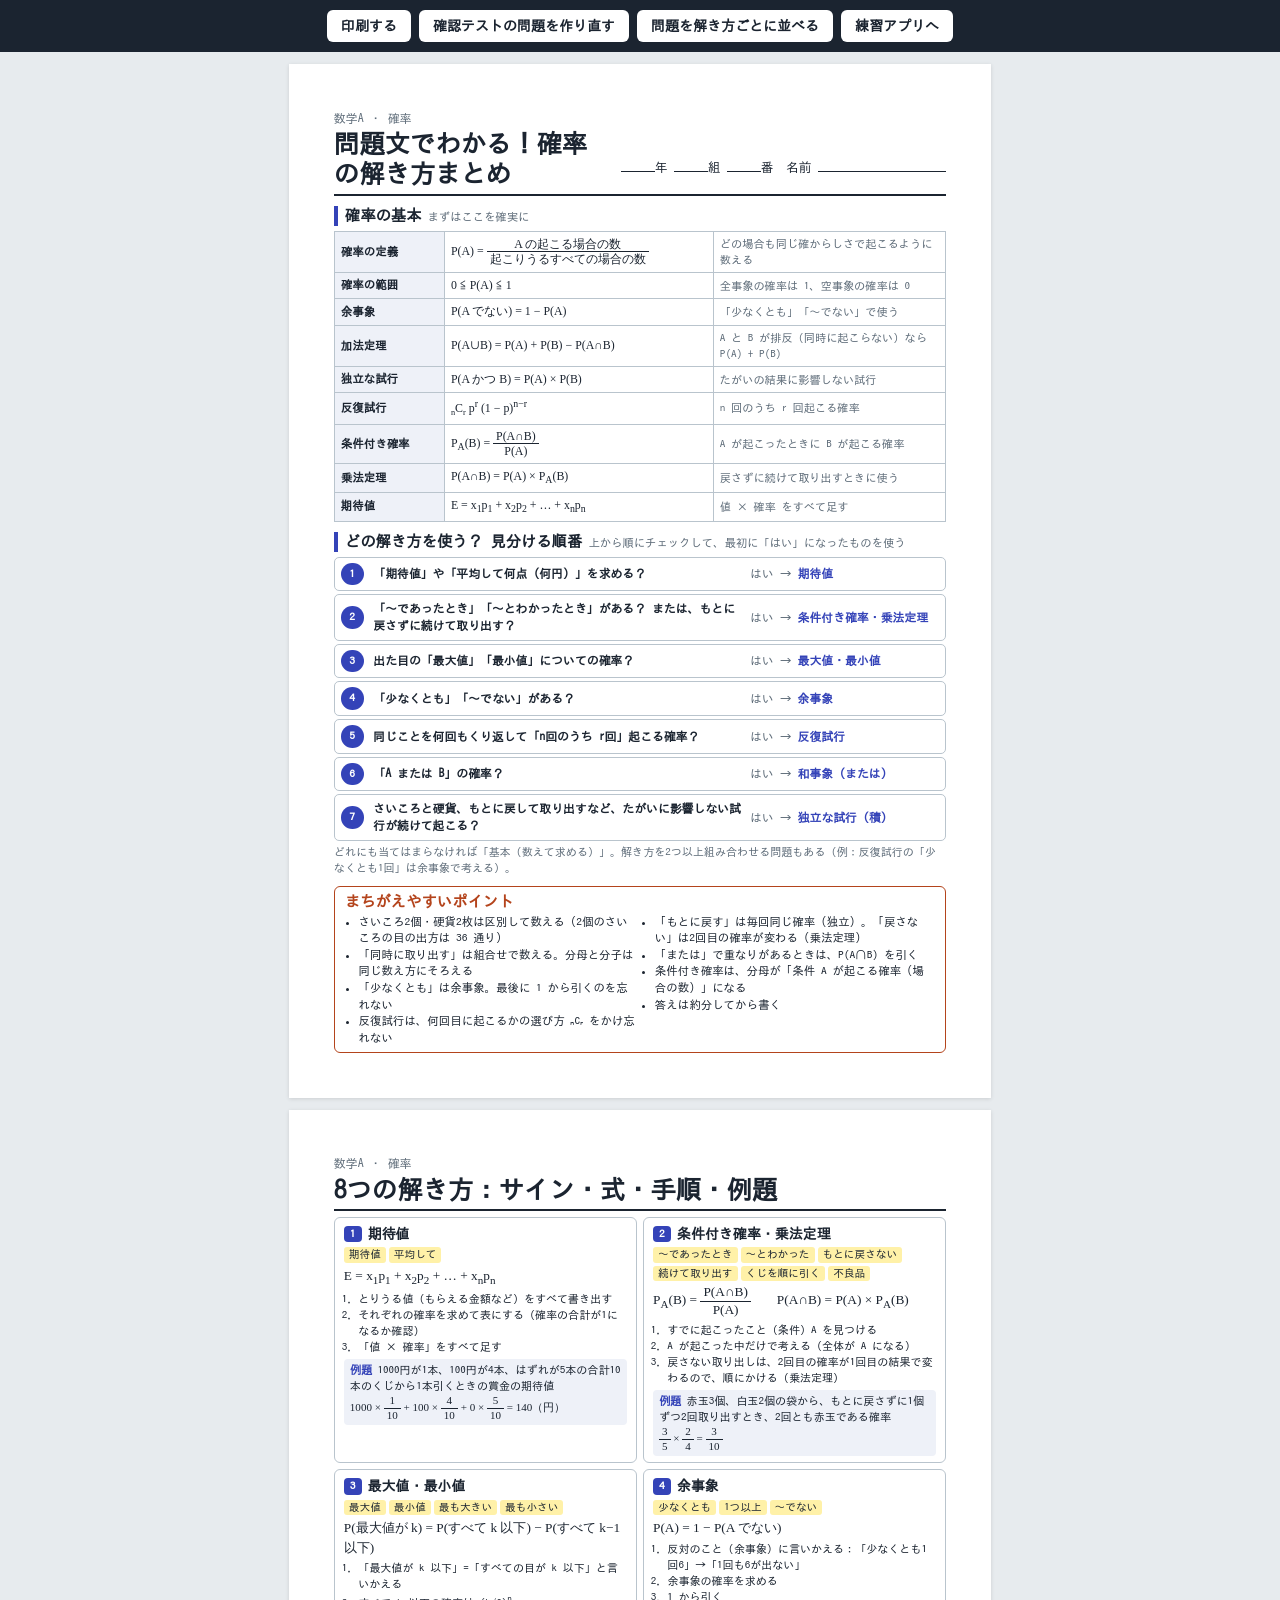
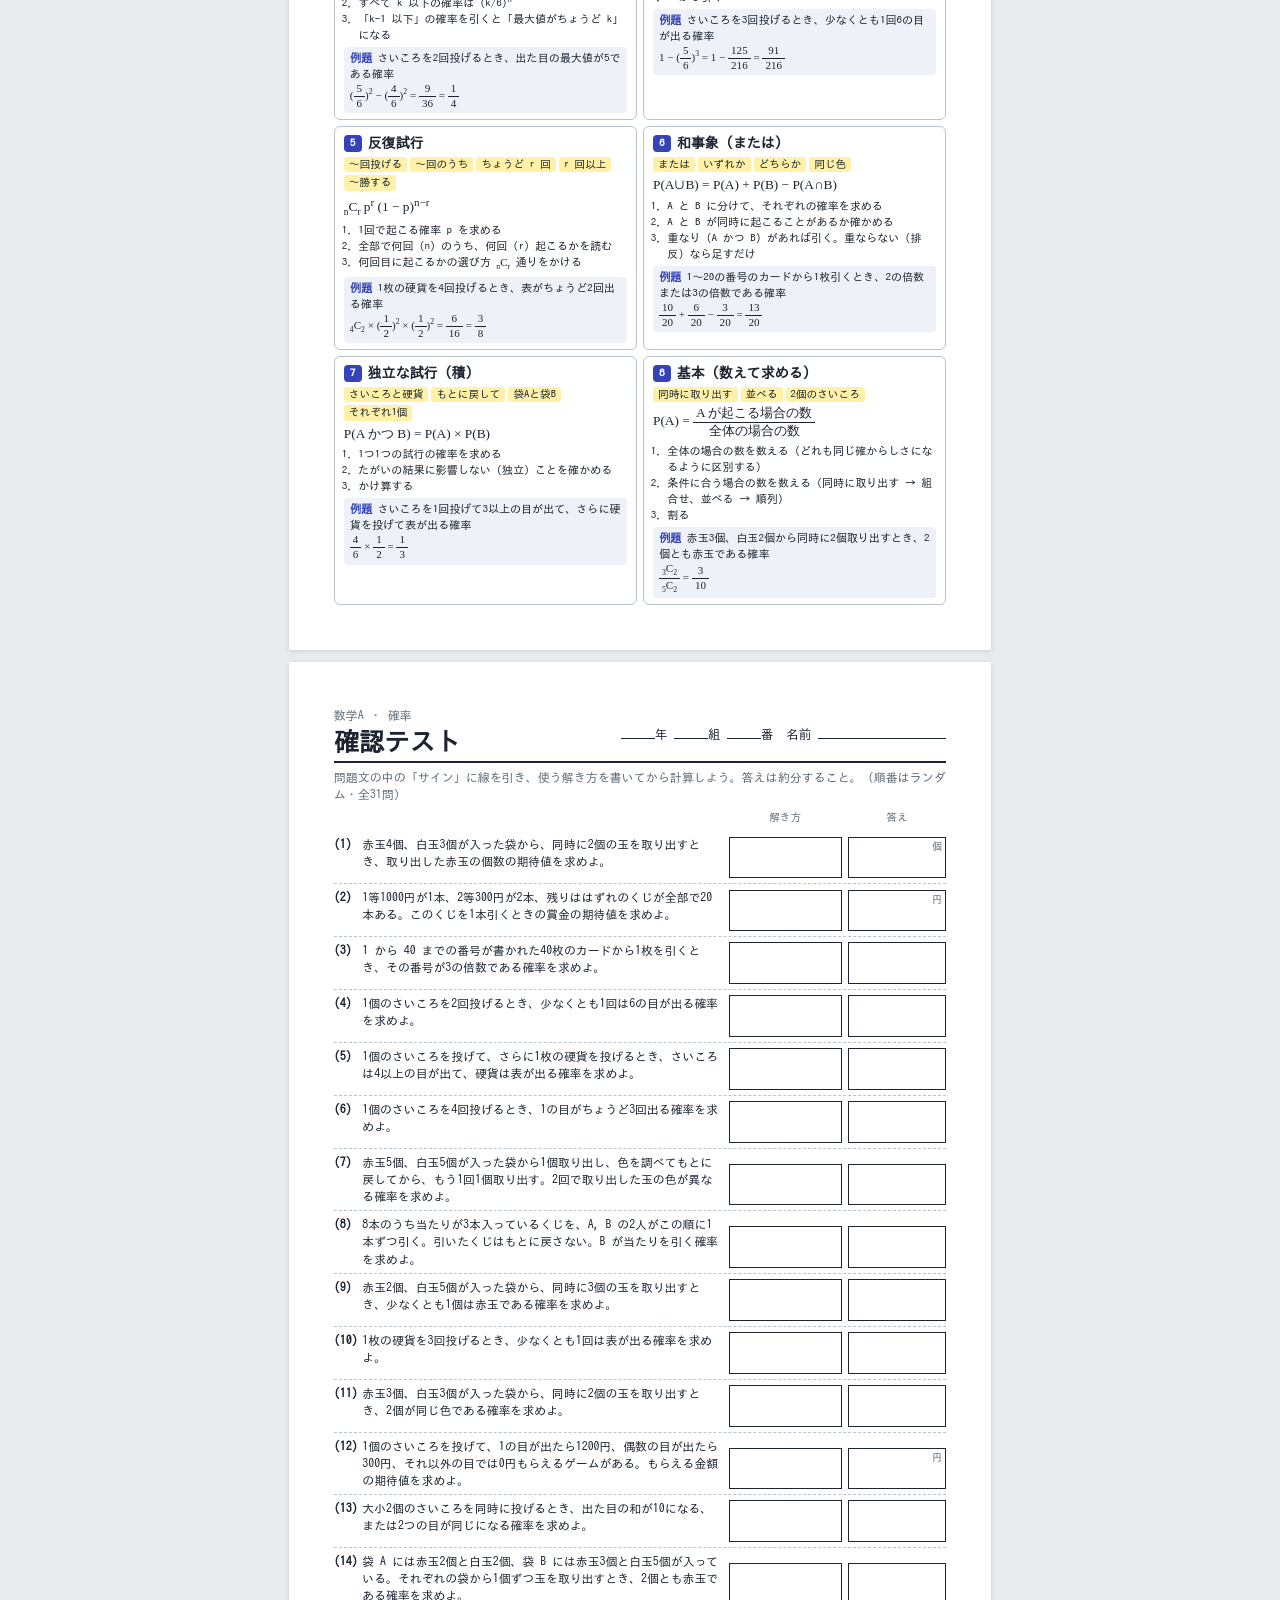
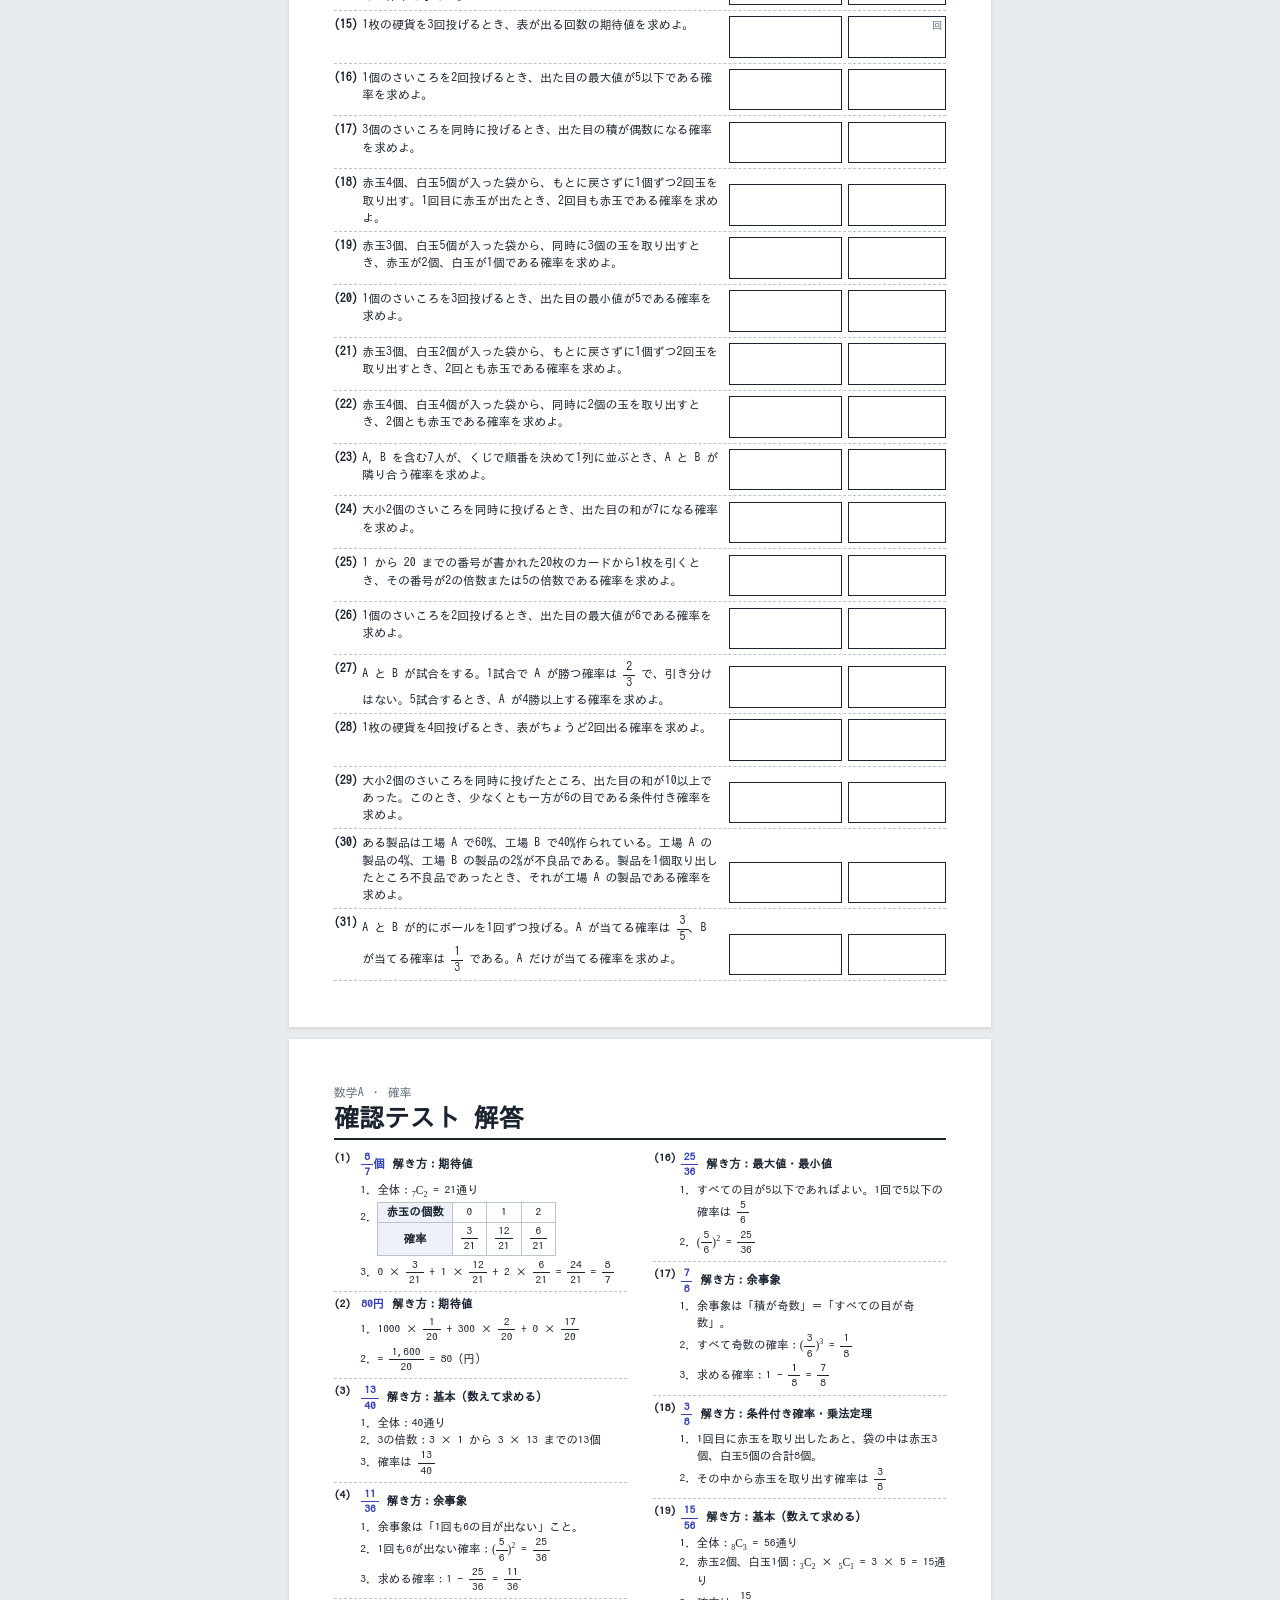
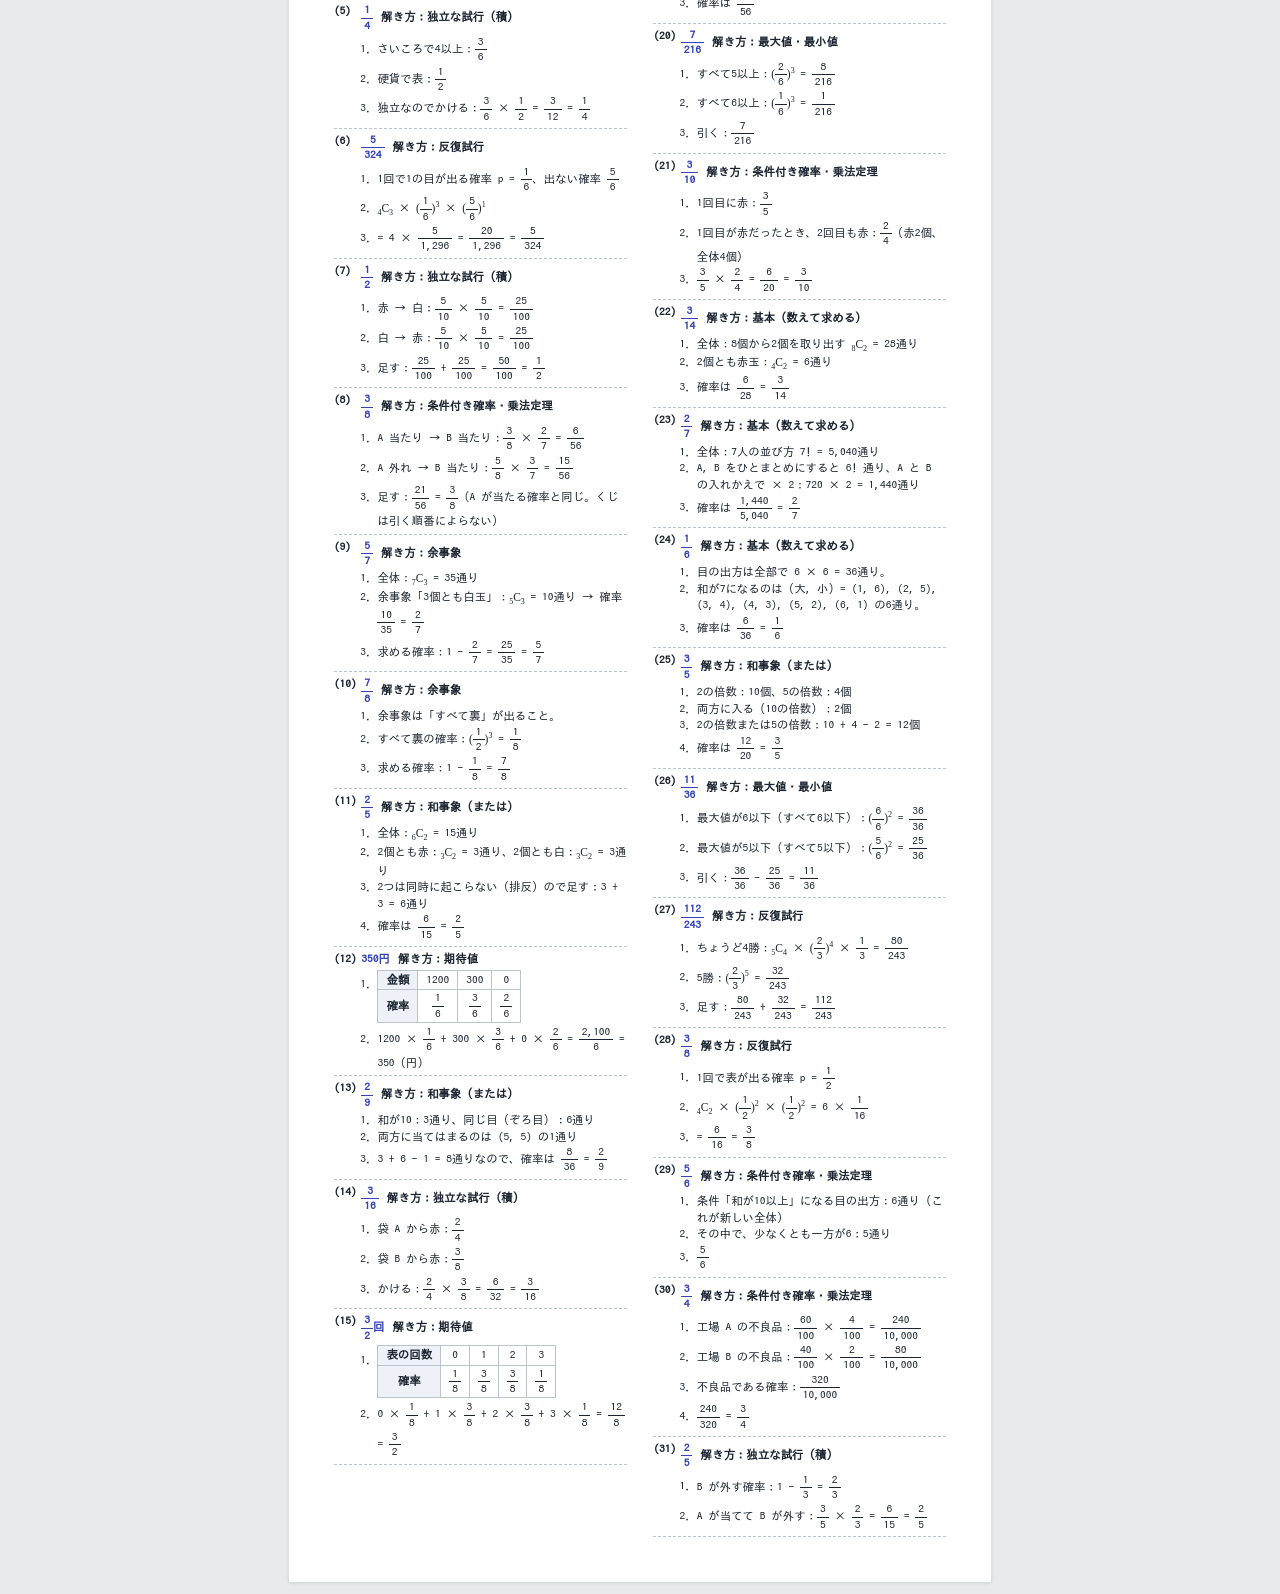
<file: probability/print.html>
<!doctype html>
<html lang="ja">
<head>
  <meta charset="utf-8">
  <meta name="viewport" content="width=device-width, initial-scale=1">
  <title>確率の解き方まとめ（プリント）</title>
  <link rel="preconnect" href="https://fonts.googleapis.com">
  <link rel="stylesheet" href="https://fonts.googleapis.com/css2?family=Zen+Kaku+Gothic+New:wght@400;700&family=Zen+Maru+Gothic:wght@700&display=swap">
  <style>
    /* A4 縦のプリント。1〜2ページ目がまとめ、そのあと確認テストと解答 */
    :root {
      --ink: #1b2430;
      --muted: #5d6b78;
      --line: #b9c4cd;
      --soft: #eef1f8;
      --accent: #3443b8;
      --warn: #b4441c;
      --hl: #fff1a8;
    }
    @page { size: A4; margin: 11mm 12mm; }
    * { box-sizing: border-box; }
    body {
      margin: 0;
      background: #ffffff;
      color: var(--ink);
      font-family: "Zen Kaku Gothic New", "IPAGothic", "Hiragino Sans", "Noto Sans JP", sans-serif;
      font-size: 8.9pt;
      line-height: 1.45;
      -webkit-print-color-adjust: exact;
      print-color-adjust: exact;
    }
    .sheet { max-width: 186mm; margin: 0 auto; padding: 8mm 0; }
    @media screen { body { background: #e7ebee; } .sheet { background: #fff; padding: 12mm; margin: 12px auto; box-shadow: 0 1px 4px rgb(0 0 0 / 0.12); } }
    @media print { .no-print { display: none !important; } .sheet { padding: 0; } }
    .page-break { break-before: page; }

    header { display: flex; justify-content: space-between; align-items: flex-end; gap: 12px; border-bottom: 2.5px solid var(--ink); padding-bottom: 4px; }
    h1 { font-family: "Zen Maru Gothic", "IPAGothic", sans-serif; font-size: 19pt; margin: 0; line-height: 1.2; }
    .sub { color: var(--muted); font-size: 9pt; margin: 0 0 2px; }
    .name { font-size: 9.5pt; white-space: nowrap; }
    .name span { display: inline-block; border-bottom: 1px solid var(--ink); min-width: 9mm; text-align: center; }
    .name .n { min-width: 34mm; }
    h2 { font-size: 11.5pt; margin: 10px 0 5px; padding-left: 7px; border-left: 4px solid var(--accent); line-height: 1.3; }
    h2 small { font-weight: 400; color: var(--muted); font-size: 8.5pt; margin-left: 6px; }

    .nt { font-family: "Cambria Math", "Times New Roman", "IPAMincho", serif; white-space: nowrap; }
    .nt sub, .nt sup { font-size: 0.7em; }
    .frac { display: inline-flex; flex-direction: column; vertical-align: middle; text-align: center; line-height: 1.25; }
    .frac > span { padding: 0 3px; }
    .frac > span:last-child { border-top: 1px solid currentColor; }

    /* 確率の基本 */
    table { width: 100%; border-collapse: collapse; table-layout: fixed; }
    th, td { border: 1px solid var(--line); padding: 4px 6px; vertical-align: middle; }
    th { background: var(--soft); text-align: left; font-size: 8.6pt; }
    .basics col.c1 { width: 18%; } .basics col.c2 { width: 44%; } .basics col.c3 { width: 38%; }
    .basics td:nth-child(2) { font-family: "Cambria Math", "Times New Roman", "IPAMincho", serif; }
    .basics td:nth-child(3) { color: var(--muted); font-size: 8.4pt; }

    /* 見分ける順番 */
    .flow { list-style: none; margin: 0; padding: 0; counter-reset: s; display: grid; gap: 3px; }
    .flow li { counter-increment: s; display: grid; grid-template-columns: 7mm 1fr 50mm; align-items: center; gap: 6px; border: 1px solid var(--line); border-radius: 5px; padding: 5px 6px; }
    .flow li::before { content: counter(s); width: 6mm; height: 6mm; border-radius: 50%; background: var(--accent); color: #fff; display: grid; place-items: center; font-weight: 700; font-size: 8.5pt; }
    .flow .q { font-weight: 700; }
    .flow .to { color: var(--accent); font-weight: 700; }
    .flow .to::before { content: "はい → "; color: var(--muted); font-weight: 400; }
    .flow-note { color: var(--muted); font-size: 8.3pt; margin: 3px 0 0; }

    .pitfalls { border: 1.5px solid var(--warn); border-radius: 6px; padding: 5px 10px; margin-top: 10px; }
    .pitfalls h2 { border: 0; padding: 0; margin: 0 0 2px; color: var(--warn); }
    .pitfalls ul { margin: 0; padding-left: 1.2em; columns: 2; column-gap: 16px; font-size: 8.6pt; }
    .pitfalls li { break-inside: avoid; }

    /* 8つの解き方 */
    .cards { display: grid; grid-template-columns: 1fr 1fr; gap: 6px; margin-top: 6px; }
    .card { border: 1px solid var(--line); border-radius: 6px; padding: 6px 9px; break-inside: avoid; }
    .card h3 { margin: 0; font-size: 10.5pt; display: flex; align-items: center; gap: 6px; }
    .card h3 .no { background: var(--accent); color: #fff; border-radius: 4px; padding: 0 6px; font-size: 8.5pt; }
    .card .kw { margin: 3px 0; display: flex; flex-wrap: wrap; gap: 3px; }
    .card .kw span { background: var(--hl); border-radius: 3px; padding: 0 5px; font-size: 8pt; }
    .card .f { font-family: "Cambria Math", "Times New Roman", "IPAMincho", serif; font-size: 10pt; margin: 3px 0; }
    .card ol { margin: 2px 0; padding-left: 1.3em; font-size: 8.3pt; }
    .card .ex { background: var(--soft); border-radius: 4px; padding: 3px 6px; margin-top: 4px; font-size: 8.3pt; }
    .card .ex b { color: var(--accent); }

    /* 確認テスト */
    .test { list-style: none; padding: 0; margin: 6px 0 0; counter-reset: q; }
    .test > li { counter-increment: q; border-bottom: 1px dashed var(--line); padding: 5px 0 5px 2.4em; position: relative; display: grid; grid-template-columns: 1fr 30mm 26mm; gap: 6px; align-items: end; break-inside: avoid; min-height: 14mm; }
    .test > li::before { content: "(" counter(q) ")"; position: absolute; left: 0; top: 5px; font-weight: 700; }
    .test .q { align-self: start; }
    .test .box { border: 1px solid var(--ink); height: 11mm; font-size: 7.5pt; color: var(--muted); padding: 1px 3px; }
    .test-head { display: grid; grid-template-columns: 1fr 30mm 26mm; gap: 6px; padding-left: 2.4em; font-size: 8pt; color: var(--muted); margin-top: 6px; }
    .test-head span:nth-child(n+2) { text-align: center; }

    .answers { list-style: none; padding: 0; margin: 6px 0 0; counter-reset: q; columns: 2; column-gap: 7mm; }
    .answers > li { counter-increment: q; padding: 4px 0 4px 2.4em; position: relative; border-bottom: 1px dashed var(--line); break-inside: avoid; font-size: 8.6pt; }
    .answers > li::before { content: "(" counter(q) ")"; position: absolute; left: 0; font-weight: 700; }
    .answers .a { font-weight: 700; color: var(--accent); margin-right: 8px; }
    .answers .m { font-weight: 700; }
    .answers ol { margin: 2px 0 0; padding-left: 1.4em; }
    .answers .table-wrap { margin: 2px 0; }
    table.dist { width: auto; }
    table.dist th, table.dist td { padding: 1px 8px; text-align: center; }

    .toolbar { position: sticky; top: 0; z-index: 2; display: flex; gap: 8px; justify-content: center; flex-wrap: wrap; padding: 10px; background: #1b2430; }
    .toolbar button, .toolbar a { font: inherit; font-size: 10.5pt; font-weight: 700; padding: 6px 14px; border-radius: 6px; border: 0; background: #fff; color: #1b2430; cursor: pointer; text-decoration: none; }
  </style>
</head>
<body>
  <div class="toolbar no-print">
    <button type="button" onclick="window.print()">印刷する</button>
    <button type="button" id="reroll">確認テストの問題を作り直す</button>
    <button type="button" id="order-toggle"></button>
    <a href="./">練習アプリへ</a>
  </div>

  <div class="sheet">
    <header>
      <div>
        <p class="sub">数学A ・ 確率</p>
        <h1>問題文でわかる！確率の解き方まとめ</h1>
      </div>
      <p class="name"><span></span>年 <span></span>組 <span></span>番　名前 <span class="n"></span></p>
    </header>

    <h2>確率の基本<small>まずはここを確実に</small></h2>
    <table class="basics">
      <colgroup><col class="c1"><col class="c2"><col class="c3"></colgroup>
      <tbody id="basics"></tbody>
    </table>

    <h2>どの解き方を使う？ 見分ける順番<small>上から順にチェックして、最初に「はい」になったものを使う</small></h2>
    <ol class="flow" id="flow"></ol>
    <p class="flow-note">どれにも当てはまらなければ「基本（数えて求める）」。解き方を2つ以上組み合わせる問題もある（例：反復試行の「少なくとも1回」は余事象で考える）。</p>

    <div class="pitfalls">
      <h2>まちがえやすいポイント</h2>
      <ul id="pitfalls"></ul>
    </div>
  </div>

  <div class="sheet page-break">
    <header>
      <div>
        <p class="sub">数学A ・ 確率</p>
        <h1>8つの解き方：サイン・式・手順・例題</h1>
      </div>
    </header>
    <div class="cards" id="cards"></div>
  </div>

  <div class="sheet page-break">
    <header>
      <div>
        <p class="sub">数学A ・ 確率</p>
        <h1>確認テスト</h1>
      </div>
      <p class="name"><span></span>年 <span></span>組 <span></span>番　名前 <span class="n"></span></p>
    </header>
    <p class="sub" style="margin-top:6px">問題文の中の「サイン」に線を引き、使う解き方を書いてから計算しよう。答えは約分すること。（<span id="test-order"></span>・全<span id="test-count"></span>問）</p>
    <div class="test-head"><span></span><span>解き方</span><span>答え</span></div>
    <ol class="test" id="test"></ol>
  </div>

  <div class="sheet page-break">
    <header>
      <div>
        <p class="sub">数学A ・ 確率</p>
        <h1>確認テスト 解答</h1>
      </div>
    </header>
    <ol class="answers" id="answers"></ol>
  </div>

  <script src="data.js"></script>
  <script>
    'use strict';
    // 確認テストは同じ問題を印刷できるように、乱数の種を URL（?seed=）で固定する
    function mulberry32(a) {
      return function () {
        a |= 0; a = (a + 0x6d2b79f5) | 0;
        let t = Math.imul(a ^ (a >>> 15), 1 | a);
        t = (t + Math.imul(t ^ (t >>> 7), 61 | t)) ^ t;
        return ((t ^ (t >>> 14)) >>> 0) / 4294967296;
      };
    }
    const params = new URLSearchParams(location.search);
    const seed = Number(params.get('seed')) || 2026;
    Math.random = mulberry32(seed);

    document.getElementById('basics').innerHTML = BASICS.map(([t, f, d]) => `<tr><th>${t}</th><td>${f}</td><td>${d}</td></tr>`).join('');
    document.getElementById('flow').innerHTML = ORDER.filter((k) => k !== 'basic').map((k) => `<li><span class="q">${METHODS[k].flow}</span><span class="to">${METHODS[k].name}</span></li>`).join('');
    document.getElementById('pitfalls').innerHTML = PITFALLS.map((p) => `<li>${p}</li>`).join('');

    document.getElementById('cards').innerHTML = ORDER.map((k, i) => {
      const m = METHODS[k];
      return `
        <section class="card">
          <h3><span class="no">${i + 1}</span>${m.name}</h3>
          <div class="kw">${m.keywords.map((w) => `<span>${w}</span>`).join('')}</div>
          <p class="f">${m.formula}</p>
          <ol>${m.steps.map((s) => `<li>${s}</li>`).join('')}</ol>
          <div class="ex"><b>例題</b> ${m.example[0]}<br><span class="nt">${m.example[1]}</span></div>
        </section>`;
    }).join('');

    // 確認テスト：すべての問題パターンから1問ずつ
    const test = GENS.map((g) => ({ m: g.m, ...g.make() }));
    // ふだんはランダムな順番。?order=method のときは、見分ける順番（ORDER）どおりに解き方ごとにまとめて並べる
    // （問題を全部作ってから並べるので、同じ seed ならどちらの順番でも同じ問題になる）
    const methodOrder = params.get('order') === 'method';
    if (methodOrder) {
      test.sort((x, y) => ORDER.indexOf(x.m) - ORDER.indexOf(y.m));
    } else {
      for (let i = test.length - 1; i > 0; i--) { const j = Math.floor(Math.random() * (i + 1)); [test[i], test[j]] = [test[j], test[i]]; }
    }
    document.getElementById('test-order').textContent = methodOrder ? '解き方ごとに並べた順番' : '順番はランダム';
    document.getElementById('test-count').textContent = test.length;
    document.getElementById('test').innerHTML = test.map((t) => `
      <li><span class="q">${t.q}</span><span class="box"></span><span class="box">${t.unit ? `<span style="float:right">${t.unit}</span>` : ''}</span></li>`).join('');
    document.getElementById('answers').innerHTML = test.map((t) => `
      <li><span class="a">${F(...t.ans)}${t.unit || ''}</span><span class="m">解き方：${METHODS[t.m].name}</span>
        <ol>${t.steps.map((s) => `<li>${s}</li>`).join('')}</ol></li>`).join('');

    const orderToggle = document.getElementById('order-toggle');
    orderToggle.textContent = methodOrder ? '問題の順番をランダムにする' : '問題を解き方ごとに並べる';
    orderToggle.addEventListener('click', () => {
      if (methodOrder) params.delete('order'); else params.set('order', 'method');
      location.search = params.toString();
    });

    document.getElementById('reroll').addEventListener('click', () => {
      params.set('seed', String(Math.floor(Date.now() % 100000)));
      location.search = params.toString();
    });
  </script>
</body>
</html>
</file>
<file: combinatorics/style.css>
/* 方眼ノートの上に問題カードを置く1カラム構成。上部のメニューでビューを切り替える */
:root {
  --bg: #edf2f5;
  --grid: rgb(13 122 111 / 0.07);
  --surface: #ffffff;
  --ink: #16232d;
  --muted: #586977;
  --line: #d3dde4;
  --accent: #0d7a6f;
  --accent-ink: #ffffff;
  --accent-soft: rgb(13 122 111 / 0.1);
  --hint: #a35a06;
  --hint-soft: rgb(217 119 6 / 0.11);
  --ok: #15803d;
  --ok-soft: rgb(21 128 61 / 0.1);
  --ng: #c0322b;
  --ng-soft: rgb(192 50 43 / 0.09);
  --font-body: "Zen Kaku Gothic New", "Hiragino Sans", "Noto Sans JP", "Yu Gothic", system-ui, sans-serif;
  --font-display: "Zen Maru Gothic", "Hiragino Maru Gothic ProN", "Hiragino Sans", "Noto Sans JP", sans-serif;
  --font-math: "Cambria Math", "Times New Roman", "Noto Serif JP", serif;
  --radius: 12px;
}

@media (prefers-color-scheme: dark) {
  :root:not([data-theme="light"]) {
    --bg: #0e161c;
    --grid: rgb(60 194 178 / 0.05);
    --surface: #16212a;
    --ink: #e4ecf1;
    --muted: #94a5b2;
    --line: #2a3945;
    --accent: #3cc2b2;
    --accent-ink: #05211d;
    --accent-soft: rgb(60 194 178 / 0.14);
    --hint: #f0b45e;
    --hint-soft: rgb(240 180 94 / 0.12);
    --ok: #5ccf86;
    --ok-soft: rgb(92 207 134 / 0.13);
    --ng: #ff7f75;
    --ng-soft: rgb(255 127 117 / 0.12);
    color-scheme: dark;
  }
}

:root[data-theme="dark"] {
  --bg: #0e161c;
  --grid: rgb(60 194 178 / 0.05);
  --surface: #16212a;
  --ink: #e4ecf1;
  --muted: #94a5b2;
  --line: #2a3945;
  --accent: #3cc2b2;
  --accent-ink: #05211d;
  --accent-soft: rgb(60 194 178 / 0.14);
  --hint: #f0b45e;
  --hint-soft: rgb(240 180 94 / 0.12);
  --ok: #5ccf86;
  --ok-soft: rgb(92 207 134 / 0.13);
  --ng: #ff7f75;
  --ng-soft: rgb(255 127 117 / 0.12);
  color-scheme: dark;
}

* { box-sizing: border-box; }
[hidden] { display: none !important; }

body {
  margin: 0;
  background-color: var(--bg);
  background-image:
    linear-gradient(var(--grid) 1px, transparent 1px),
    linear-gradient(90deg, var(--grid) 1px, transparent 1px);
  background-size: 24px 24px;
  color: var(--ink);
  font-family: var(--font-body);
  font-size: 16px;
  line-height: 1.75;
}

a { color: var(--accent); }

:focus-visible { outline: 3px solid var(--accent); outline-offset: 2px; }

/* ---------- 上部メニュー ---------- */
.topbar {
  background: var(--surface);
  border-bottom: 1px solid var(--line);
}

.topbar-inner {
  max-width: 760px;
  margin: 0 auto;
  padding-block: 10px;
  padding-left: max(16px, env(safe-area-inset-left, 0px));
  padding-right: max(16px, env(safe-area-inset-right, 0px));
  display: flex;
  flex-wrap: wrap;
  align-items: center;
  justify-content: space-between;
  gap: 6px 16px;
}

.brand {
  font-family: var(--font-display);
  font-weight: 700;
  font-size: 1.05rem;
  color: var(--ink);
  text-decoration: none;
}

.nav { display: flex; flex-wrap: wrap; gap: 2px; }

.nav a {
  padding: 4px 12px;
  border-radius: 999px;
  color: var(--muted);
  text-decoration: none;
  font-weight: 700;
  font-size: 0.95rem;
}

.nav a:hover { color: var(--ink); }
.nav a[aria-current="page"] { background: var(--accent-soft); color: var(--accent); }

/* ---------- 本文 ---------- */
.wrap {
  max-width: 760px;
  margin: 0 auto;
  padding-block: 28px 56px;
  padding-left: max(16px, env(safe-area-inset-left, 0px));
  padding-right: max(16px, env(safe-area-inset-right, 0px));
}

h1, h2, h3 { text-wrap: balance; line-height: 1.35; }
h1 { font-family: var(--font-display); font-size: clamp(1.8rem, 6vw, 2.5rem); margin: 4px 0 12px; }
h2 { font-family: var(--font-display); font-size: 1.55rem; margin: 0 0 4px; }
h3 { font-size: 1.1rem; margin: 0 0 6px; }
.small-h { font-family: var(--font-body); font-size: 0.9rem; color: var(--muted); letter-spacing: 0.08em; margin: 28px 0 10px; }

.sub { color: var(--muted); margin: 0 0 18px; }

.eyebrow {
  margin: 0;
  color: var(--accent);
  font-weight: 700;
  font-size: 0.85rem;
  letter-spacing: 0.1em;
}

.lead { color: var(--muted); max-width: 36em; margin: 0; font-size: 1.05rem; }

/* 数式の表記 */
.nt { font-family: var(--font-math); white-space: nowrap; }
.nt sub, .nt sup { font-size: 0.68em; }
.frac {
  display: inline-flex;
  flex-direction: column;
  vertical-align: middle;
  text-align: center;
  line-height: 1.35;
  margin: 2px 0;
}
.frac > span { padding: 0 4px; }
.frac > span:last-child { border-top: 1.5px solid currentColor; }

/* ---------- ホーム ---------- */
.steps { list-style: none; padding: 0; margin: 0; display: grid; gap: 10px; }

.step {
  display: flex;
  align-items: center;
  gap: 14px;
  background: var(--surface);
  border: 1px solid var(--line);
  border-radius: var(--radius);
  padding: 14px 16px;
  color: var(--ink);
  text-decoration: none;
}

.step:hover { border-color: var(--accent); }
.step strong { display: block; font-size: 1.05rem; }
.step small { display: block; color: var(--muted); font-size: 0.9rem; }
.step .stat { display: block; color: var(--accent); font-size: 0.85rem; font-weight: 700; }
.step .stat:empty { display: none; }

.step-no {
  flex: none;
  width: 34px;
  height: 34px;
  border-radius: 50%;
  background: var(--accent);
  color: var(--accent-ink);
  display: grid;
  place-items: center;
  font-weight: 700;
}

/* ---------- 公式まとめ ---------- */
.flow, .fcard, .qcard, .exam-card, .exam-score {
  background: var(--surface);
  border: 1px solid var(--line);
  border-radius: var(--radius);
}

.flow { padding: 16px 20px; margin-bottom: 16px; }
.flow ol { margin: 0; padding-left: 1.4em; display: grid; gap: 8px; }
.flow em { font-style: normal; font-weight: 700; color: var(--accent); }

.fgrid {
  display: grid;
  gap: 12px;
  grid-template-columns: repeat(auto-fit, minmax(min(100%, 320px), 1fr));
}

.fcard { padding: 16px 18px; min-width: 0; }
.fcard p { margin: 6px 0; }
.formula {
  font-family: var(--font-math);
  font-size: 1.3rem;
  overflow-x: auto;
  padding: 4px 0;
}
.kw { font-size: 0.9rem; color: var(--accent); }
.ex { font-size: 0.95rem; color: var(--muted); }

/* ---------- フィルター ---------- */
.filters { display: grid; gap: 8px; margin-bottom: 16px; }
.chips { display: flex; flex-wrap: wrap; gap: 6px; }

.chip {
  position: relative;
  border: 1px solid var(--line);
  background: var(--surface);
  padding: 4px 14px;
  border-radius: 999px;
  cursor: pointer;
  font-size: 0.92rem;
  user-select: none;
}

.chip input { position: absolute; opacity: 0; pointer-events: none; }
.chip:has(input:checked) { border-color: var(--accent); background: var(--accent-soft); color: var(--accent); font-weight: 700; }
.chip:has(input:focus-visible) { outline: 3px solid var(--accent); outline-offset: 2px; }

/* ---------- 問題カード ---------- */
.score {
  display: flex;
  justify-content: flex-end;
  gap: 16px;
  color: var(--muted);
  font-size: 0.95rem;
  margin-bottom: 8px;
}
.score b { color: var(--ink); font-variant-numeric: tabular-nums; }

.qcard { padding: 20px; }

.tags { display: flex; flex-wrap: wrap; gap: 6px; }
.tag {
  font-size: 0.78rem;
  padding: 1px 10px;
  border-radius: 999px;
  background: var(--accent-soft);
  color: var(--accent);
  font-weight: 700;
  letter-spacing: 0.04em;
}
.tag.lv { background: transparent; border: 1px solid var(--line); color: var(--muted); }

.qtext { font-size: 1.12rem; margin: 12px 0; }
.qtext .big { display: block; text-align: center; font-family: var(--font-math); font-size: 2.3rem; }

.fig { overflow-x: auto; margin: 8px 0 14px; }
.grid-fig { display: block; max-width: 100%; height: auto; margin: 0 auto; }
.grid-fig line { stroke: var(--muted); stroke-width: 1.5; stroke-linecap: round; }
.grid-fig circle { fill: var(--accent); }
.grid-fig text {
  fill: var(--ink);
  font-family: var(--font-body);
  font-weight: 700;
  font-size: 15px;
  paint-order: stroke;
  stroke: var(--surface);
  stroke-width: 4px;
}

.answer-row { display: flex; flex-wrap: wrap; align-items: center; gap: 8px; }

.ans {
  font: inherit;
  font-size: 1.3rem;
  width: 8em;
  max-width: 100%;
  padding: 6px 12px;
  border: 2px solid var(--line);
  border-radius: 10px;
  background: var(--bg);
  color: var(--ink);
  text-align: right;
  font-variant-numeric: tabular-nums;
}
.ans:focus { outline: none; border-color: var(--accent); }
.ans:disabled { opacity: 0.75; }
.unit { color: var(--muted); }

.btn {
  font: inherit;
  font-weight: 700;
  padding: 8px 16px;
  border-radius: 10px;
  border: 1px solid var(--line);
  background: var(--surface);
  color: var(--ink);
  cursor: pointer;
}
.btn:hover { border-color: var(--accent); }
.btn.primary { background: var(--accent); border-color: var(--accent); color: var(--accent-ink); }
.btn.ghost { background: transparent; border-style: dashed; color: var(--muted); font-weight: 400; }
.btn:disabled { opacity: 0.45; cursor: default; }

.tools { display: flex; flex-wrap: wrap; gap: 8px; margin-top: 12px; }
.msg { color: var(--ng); font-size: 0.9rem; margin: 6px 0 0; }

.hint, .why {
  border-radius: 10px;
  padding: 10px 14px;
  margin: 12px 0 0;
}
.hint { background: var(--hint-soft); }
.hint b { color: var(--hint); margin-right: 8px; }
.why { background: var(--accent-soft); }
.why b { color: var(--accent); margin-right: 8px; }

.result { margin-top: 16px; border-top: 1px dashed var(--line); padding-top: 14px; }
.verdict { font-weight: 700; font-size: 1.15rem; margin: 0; }
.verdict.ok { color: var(--ok); }
.verdict.ng { color: var(--ng); }

.sol { padding-left: 1.4em; margin: 12px 0; overflow-x: auto; }
.sol li { margin: 6px 0; }
.final { font-weight: 700; margin: 0 0 14px; }

.empty { color: var(--muted); text-align: center; padding: 24px 0; margin: 0; }

/* ---------- 見分けクイズ ---------- */
.choices {
  display: grid;
  grid-template-columns: repeat(auto-fit, minmax(min(100%, 200px), 1fr));
  gap: 8px;
  margin-top: 4px;
}
.choice { text-align: left; font-weight: 700; padding: 12px 14px; }
.choice.correct { border-color: var(--ok); background: var(--ok-soft); color: var(--ok); opacity: 1; }
.choice.wrong { border-color: var(--ng); background: var(--ng-soft); color: var(--ng); opacity: 1; }

details { margin-top: 12px; }
summary { cursor: pointer; color: var(--accent); font-weight: 700; }

/* ---------- 演習問題 ---------- */
.exam-score { padding: 16px 20px; display: grid; gap: 10px; justify-items: start; }
.exam-score p { margin: 0; font-weight: 700; }
.exam-final { color: var(--accent); }

.bar { width: 100%; height: 8px; background: var(--line); border-radius: 4px; overflow: hidden; }
#exam-bar { height: 100%; width: 0; background: var(--ok); transition: width 0.3s; }

.exam-card { padding: 18px 20px; margin-top: 16px; }
.exam-card h3 { display: flex; align-items: center; gap: 10px; font-size: 1.15rem; }

.qno {
  flex: none;
  min-width: 30px;
  height: 30px;
  padding: 0 6px;
  border-radius: 8px;
  background: var(--ink);
  color: var(--surface);
  display: inline-grid;
  place-items: center;
  font-size: 0.95rem;
}

.stem { margin: 6px 0; }
.items { list-style: none; padding: 0; margin: 8px 0 0; }
.items > li { padding: 12px 0; border-top: 1px solid var(--line); }
.item-q { margin: 0 0 8px; }

.mark { font-weight: 700; font-size: 1.15rem; }
.mark.ok { color: var(--ok); }
.mark.ng { color: var(--ng); }

.item-sol {
  background: var(--bg);
  border-radius: 10px;
  padding: 10px 14px;
  margin-top: 10px;
  font-size: 0.95rem;
  overflow-x: auto;
}
.item-sol p { margin: 0; font-weight: 700; }
.item-sol .sol { margin: 6px 0 0; }

.exam-actions { display: flex; flex-wrap: wrap; gap: 8px; margin-top: 12px; }

@media (prefers-reduced-motion: reduce) {
  * { transition: none !important; }
}
.back-link { margin: 0 0 12px; font-size: 0.92rem; }
.back-link a { color: var(--muted); }
</file>
<file: drill/style.css>
:root {
  --bg: #f4f6fb;
  --card: #ffffff;
  --text: #1f2937;
  --muted: #6b7280;
  --primary: #2563eb;
  --primary-text: #ffffff;
  --ok: #16a34a;
  --ng: #dc2626;
  --border: #d1d5db;
}

@media (prefers-color-scheme: dark) {
  :root {
    --bg: #111827;
    --card: #1f2937;
    --text: #f3f4f6;
    --muted: #9ca3af;
    --primary: #3b82f6;
    --ok: #4ade80;
    --ng: #f87171;
    --border: #374151;
  }
}

* { box-sizing: border-box; }

body {
  margin: 0;
  background: var(--bg);
  color: var(--text);
  font-family: system-ui, -apple-system, "Hiragino Sans", "Noto Sans JP", sans-serif;
  line-height: 1.6;
}

.app {
  max-width: 480px;
  margin: 0 auto;
  padding: 24px 16px;
}

h1 { text-align: center; margin: 0 0 16px; }

.card {
  background: var(--card);
  border-radius: 16px;
  padding: 20px;
  box-shadow: 0 2px 8px rgb(0 0 0 / 0.08);
}

fieldset {
  border: none;
  padding: 0;
  margin: 0 0 16px;
}

legend { font-weight: bold; margin-bottom: 6px; }

.choices {
  display: flex;
  flex-wrap: wrap;
  gap: 8px;
}

.choices label {
  border: 1px solid var(--border);
  border-radius: 999px;
  padding: 6px 14px;
  cursor: pointer;
  user-select: none;
}

.choices label:has(input:checked) {
  border-color: var(--primary);
  background: color-mix(in srgb, var(--primary) 15%, transparent);
}

.choices input { margin: 0 4px 0 0; }

button {
  font: inherit;
  font-size: 1rem;
  padding: 10px 18px;
  border-radius: 10px;
  border: 1px solid var(--border);
  background: transparent;
  color: var(--text);
  cursor: pointer;
}

button.primary {
  background: var(--primary);
  border-color: var(--primary);
  color: var(--primary-text);
  font-weight: bold;
}

button.link {
  border: none;
  color: var(--muted);
  display: block;
  margin: 12px auto 0;
  text-decoration: underline;
}

#start-btn { width: 100%; font-size: 1.2rem; }

.error { color: var(--ng); }
.best { color: var(--muted); text-align: center; margin-bottom: 0; }

.status {
  display: flex;
  justify-content: space-between;
  color: var(--muted);
}

.bar {
  height: 6px;
  background: var(--border);
  border-radius: 3px;
  overflow: hidden;
  margin: 6px 0 12px;
}

#bar-fill {
  height: 100%;
  width: 0;
  background: var(--primary);
  transition: width 0.2s;
}

.question {
  font-size: 2.6rem;
  font-weight: bold;
  text-align: center;
  margin: 12px 0;
  font-variant-numeric: tabular-nums;
}

#answer-form {
  display: flex;
  gap: 8px;
}

#answer {
  flex: 1;
  min-width: 0;
  font-size: 1.6rem;
  padding: 8px 12px;
  border-radius: 10px;
  border: 2px solid var(--border);
  background: var(--bg);
  color: var(--text);
  text-align: center;
}

#answer:focus { outline: none; border-color: var(--primary); }

.feedback {
  min-height: 1.6em;
  text-align: center;
  font-weight: bold;
  margin: 8px 0;
}

.feedback.ok { color: var(--ok); }
.feedback.ng { color: var(--ng); }

.keypad {
  display: grid;
  grid-template-columns: repeat(3, 1fr);
  gap: 8px;
}

.keypad button { font-size: 1.4rem; padding: 12px 0; }

/* キーボードのある端末ではテンキーを省略 */
@media (hover: hover) and (pointer: fine) {
  .keypad { display: none; }
}

.score { font-size: 2.4rem; font-weight: bold; text-align: center; margin: 0; }
#result h2, #result-time, .message { text-align: center; }
.message { font-weight: bold; }

#mistakes { padding-left: 1.2em; }
#mistakes .wrong { color: var(--ng); }
#mistakes .right { color: var(--ok); font-weight: bold; }

.actions {
  display: flex;
  gap: 8px;
  margin-top: 16px;
}

.actions button { flex: 1; }

.back { margin: 0 0 8px; }
.back a { color: var(--muted); font-size: 0.95rem; }
</file>
<file: patterns/style.css>
/* 方眼ノートの上に問題カードを置く1カラム構成。プリントと同じれんが色をアクセントにする */
:root {
  --bg: #edf2f5;
  --grid: rgb(180 68 28 / 0.06);
  --surface: #ffffff;
  --ink: #16232d;
  --muted: #586977;
  --line: #d3dde4;
  --accent: #b4441c;
  --accent-ink: #ffffff;
  --accent-soft: rgb(180 68 28 / 0.09);
  --hint: #a35a06;
  --hint-soft: rgb(217 119 6 / 0.11);
  --ok: #15803d;
  --ok-soft: rgb(21 128 61 / 0.1);
  --ng: #c0322b;
  --ng-soft: rgb(192 50 43 / 0.09);
  --g-line: #1f6f8b;
  --g-pick: #2e7d32;
  --g-split: #8e3b9e;
  --font-body: "Zen Kaku Gothic New", "Hiragino Sans", "Noto Sans JP", "Yu Gothic", system-ui, sans-serif;
  --font-display: "Zen Maru Gothic", "Hiragino Maru Gothic ProN", "Hiragino Sans", "Noto Sans JP", sans-serif;
  --font-math: "Cambria Math", "Times New Roman", "Noto Serif JP", serif;
  --radius: 12px;
}

@media (prefers-color-scheme: dark) {
  :root:not([data-theme="light"]) {
    --bg: #0e161c;
    --grid: rgb(255 154 107 / 0.05);
    --surface: #16212a;
    --ink: #e4ecf1;
    --muted: #94a5b2;
    --line: #2a3945;
    --accent: #ff9a6b;
    --accent-ink: #2a0e03;
    --accent-soft: rgb(255 154 107 / 0.14);
    --hint: #f0b45e;
    --hint-soft: rgb(240 180 94 / 0.12);
    --ok: #5ccf86;
    --ok-soft: rgb(92 207 134 / 0.13);
    --ng: #ff7f75;
    --ng-soft: rgb(255 127 117 / 0.12);
    --g-line: #6cc4e3;
    --g-pick: #7fd283;
    --g-split: #d79be3;
    color-scheme: dark;
  }
}

:root[data-theme="dark"] {
  --bg: #0e161c;
  --grid: rgb(255 154 107 / 0.05);
  --surface: #16212a;
  --ink: #e4ecf1;
  --muted: #94a5b2;
  --line: #2a3945;
  --accent: #ff9a6b;
  --accent-ink: #2a0e03;
  --accent-soft: rgb(255 154 107 / 0.14);
  --hint: #f0b45e;
  --hint-soft: rgb(240 180 94 / 0.12);
  --ok: #5ccf86;
  --ok-soft: rgb(92 207 134 / 0.13);
  --ng: #ff7f75;
  --ng-soft: rgb(255 127 117 / 0.12);
  --g-line: #6cc4e3;
  --g-pick: #7fd283;
  --g-split: #d79be3;
  color-scheme: dark;
}

* { box-sizing: border-box; }
[hidden] { display: none !important; }

body {
  margin: 0;
  background-color: var(--bg);
  background-image:
    linear-gradient(var(--grid) 1px, transparent 1px),
    linear-gradient(90deg, var(--grid) 1px, transparent 1px);
  background-size: 24px 24px;
  color: var(--ink);
  font-family: var(--font-body);
  font-size: 16px;
  line-height: 1.75;
}

a { color: var(--accent); }

:focus-visible { outline: 3px solid var(--accent); outline-offset: 2px; }

/* ---------- 上部メニュー ---------- */
.topbar {
  background: var(--surface);
  border-bottom: 1px solid var(--line);
}

.topbar-inner {
  max-width: 760px;
  margin: 0 auto;
  padding-block: 10px;
  padding-left: max(16px, env(safe-area-inset-left, 0px));
  padding-right: max(16px, env(safe-area-inset-right, 0px));
  display: flex;
  flex-wrap: wrap;
  align-items: center;
  justify-content: space-between;
  gap: 6px 16px;
}

.brand {
  font-family: var(--font-display);
  font-weight: 700;
  font-size: 1.05rem;
  color: var(--ink);
  text-decoration: none;
}

.nav { display: flex; flex-wrap: wrap; gap: 2px; }

.nav a {
  padding: 4px 12px;
  border-radius: 999px;
  color: var(--muted);
  text-decoration: none;
  font-weight: 700;
  font-size: 0.95rem;
}

.nav a:hover { color: var(--ink); }
.nav a[aria-current="page"] { background: var(--accent-soft); color: var(--accent); }

/* ---------- 本文 ---------- */
.wrap {
  max-width: 760px;
  margin: 0 auto;
  padding-block: 28px 56px;
  padding-left: max(16px, env(safe-area-inset-left, 0px));
  padding-right: max(16px, env(safe-area-inset-right, 0px));
}

h1, h2, h3 { text-wrap: balance; line-height: 1.35; }
h1 { font-family: var(--font-display); font-size: clamp(1.8rem, 6vw, 2.5rem); margin: 4px 0 12px; }
h2 { font-family: var(--font-display); font-size: 1.55rem; margin: 0 0 4px; }
h3 { font-size: 1.1rem; margin: 0 0 6px; }
.small-h { font-family: var(--font-body); font-size: 0.9rem; color: var(--muted); letter-spacing: 0.08em; margin: 28px 0 10px; }

.sub { color: var(--muted); margin: 0 0 18px; }

.eyebrow {
  margin: 0;
  color: var(--accent);
  font-weight: 700;
  font-size: 0.85rem;
  letter-spacing: 0.1em;
}

.lead { color: var(--muted); max-width: 36em; margin: 0; font-size: 1.05rem; }

/* 数式の表記 */
.nt { font-family: var(--font-math); white-space: nowrap; }
.nt sub, .nt sup { font-size: 0.68em; }
.frac {
  display: inline-flex;
  flex-direction: column;
  vertical-align: middle;
  text-align: center;
  line-height: 1.35;
  margin: 2px 0;
}
.frac > span { padding: 0 4px; }
.frac > span:last-child { border-top: 1.5px solid currentColor; }

/* ---------- ホーム ---------- */
.steps { list-style: none; padding: 0; margin: 0; display: grid; gap: 10px; }

.step {
  display: flex;
  align-items: center;
  gap: 14px;
  background: var(--surface);
  border: 1px solid var(--line);
  border-radius: var(--radius);
  padding: 14px 16px;
  color: var(--ink);
  text-decoration: none;
}

.step:hover { border-color: var(--accent); }
.step strong { display: block; font-size: 1.05rem; }
.step small { display: block; color: var(--muted); font-size: 0.9rem; }
.step .stat { display: block; color: var(--accent); font-size: 0.85rem; font-weight: 700; }
.step .stat:empty { display: none; }

.step-no {
  flex: none;
  width: 34px;
  height: 34px;
  border-radius: 50%;
  background: var(--accent);
  color: var(--accent-ink);
  display: grid;
  place-items: center;
  font-weight: 700;
}

/* ---------- 公式まとめ ---------- */
.flow, .fcard, .qcard, .exam-card, .exam-score {
  background: var(--surface);
  border: 1px solid var(--line);
  border-radius: var(--radius);
}

.flow { padding: 16px 20px; margin-bottom: 16px; }
.flow ol { margin: 0; padding-left: 1.4em; display: grid; gap: 8px; }
.flow em { font-style: normal; font-weight: 700; color: var(--accent); }

.fgrid {
  display: grid;
  gap: 12px;
  grid-template-columns: repeat(auto-fit, minmax(min(100%, 320px), 1fr));
}

.fcard { padding: 16px 18px; min-width: 0; }
.fcard p { margin: 6px 0; }
.formula {
  font-family: var(--font-math);
  font-size: 1.3rem;
  overflow-x: auto;
  padding: 4px 0;
}
.kw { font-size: 0.9rem; color: var(--accent); }
.ex { font-size: 0.95rem; color: var(--muted); }

/* ---------- フィルター ---------- */
.filters { display: grid; gap: 8px; margin-bottom: 16px; }
.chips { display: flex; flex-wrap: wrap; gap: 6px; }

.chip {
  position: relative;
  border: 1px solid var(--line);
  background: var(--surface);
  padding: 4px 14px;
  border-radius: 999px;
  cursor: pointer;
  font-size: 0.92rem;
  user-select: none;
}

.chip input { position: absolute; opacity: 0; pointer-events: none; }
.chip:has(input:checked) { border-color: var(--accent); background: var(--accent-soft); color: var(--accent); font-weight: 700; }
.chip:has(input:focus-visible) { outline: 3px solid var(--accent); outline-offset: 2px; }

/* ---------- 問題カード ---------- */
.score {
  display: flex;
  justify-content: flex-end;
  gap: 16px;
  color: var(--muted);
  font-size: 0.95rem;
  margin-bottom: 8px;
}
.score b { color: var(--ink); font-variant-numeric: tabular-nums; }

.qcard { padding: 20px; }

.tags { display: flex; flex-wrap: wrap; gap: 6px; }
.tag {
  font-size: 0.78rem;
  padding: 1px 10px;
  border-radius: 999px;
  background: var(--accent-soft);
  color: var(--accent);
  font-weight: 700;
  letter-spacing: 0.04em;
}
.tag.lv { background: transparent; border: 1px solid var(--line); color: var(--muted); }

.qtext { font-size: 1.12rem; margin: 12px 0; }
.qtext .big { display: block; text-align: center; font-family: var(--font-math); font-size: 2.3rem; }

.fig { overflow-x: auto; margin: 8px 0 14px; }
.grid-fig { display: block; max-width: 100%; height: auto; margin: 0 auto; }
.grid-fig line { stroke: var(--muted); stroke-width: 1.5; stroke-linecap: round; }
.grid-fig circle { fill: var(--accent); }
.grid-fig text {
  fill: var(--ink);
  font-family: var(--font-body);
  font-weight: 700;
  font-size: 15px;
  paint-order: stroke;
  stroke: var(--surface);
  stroke-width: 4px;
}

.answer-row { display: flex; flex-wrap: wrap; align-items: center; gap: 8px; }

.ans {
  font: inherit;
  font-size: 1.3rem;
  width: 8em;
  max-width: 100%;
  padding: 6px 12px;
  border: 2px solid var(--line);
  border-radius: 10px;
  background: var(--bg);
  color: var(--ink);
  text-align: right;
  font-variant-numeric: tabular-nums;
}
.ans:focus { outline: none; border-color: var(--accent); }
.ans:disabled { opacity: 0.75; }
.unit { color: var(--muted); }

.btn {
  font: inherit;
  font-weight: 700;
  padding: 8px 16px;
  border-radius: 10px;
  border: 1px solid var(--line);
  background: var(--surface);
  color: var(--ink);
  cursor: pointer;
}
.btn:hover { border-color: var(--accent); }
.btn.primary { background: var(--accent); border-color: var(--accent); color: var(--accent-ink); }
.btn.ghost { background: transparent; border-style: dashed; color: var(--muted); font-weight: 400; }
.btn:disabled { opacity: 0.45; cursor: default; }

.tools { display: flex; flex-wrap: wrap; gap: 8px; margin-top: 12px; }
.msg { color: var(--ng); font-size: 0.9rem; margin: 6px 0 0; }

.hint, .why {
  border-radius: 10px;
  padding: 10px 14px;
  margin: 12px 0 0;
}
.hint { background: var(--hint-soft); }
.hint b { color: var(--hint); margin-right: 8px; }
.why { background: var(--accent-soft); }
.why b { color: var(--accent); margin-right: 8px; }

.result { margin-top: 16px; border-top: 1px dashed var(--line); padding-top: 14px; }
.verdict { font-weight: 700; font-size: 1.15rem; margin: 0; }
.verdict.ok { color: var(--ok); }
.verdict.ng { color: var(--ng); }

.sol { padding-left: 1.4em; margin: 12px 0; overflow-x: auto; }
.sol li { margin: 6px 0; }
.final { font-weight: 700; margin: 0 0 14px; }

.empty { color: var(--muted); text-align: center; padding: 24px 0; margin: 0; }

/* ---------- 見分けクイズ ---------- */
.choices {
  display: grid;
  grid-template-columns: repeat(auto-fit, minmax(min(100%, 200px), 1fr));
  gap: 8px;
  margin-top: 4px;
}
.choice { text-align: left; font-weight: 700; padding: 12px 14px; }
.choice.correct { border-color: var(--ok); background: var(--ok-soft); color: var(--ok); opacity: 1; }
.choice.wrong { border-color: var(--ng); background: var(--ng-soft); color: var(--ng); opacity: 1; }

details { margin-top: 12px; }
summary { cursor: pointer; color: var(--accent); font-weight: 700; }

/* ---------- 演習問題 ---------- */
.exam-score { padding: 16px 20px; display: grid; gap: 10px; justify-items: start; }
.exam-score p { margin: 0; font-weight: 700; }
.exam-final { color: var(--accent); }

.bar { width: 100%; height: 8px; background: var(--line); border-radius: 4px; overflow: hidden; }
#exam-bar { height: 100%; width: 0; background: var(--ok); transition: width 0.3s; }

.exam-card { padding: 18px 20px; margin-top: 16px; }
.exam-card h3 { display: flex; align-items: center; gap: 10px; font-size: 1.15rem; }

.qno {
  flex: none;
  min-width: 30px;
  height: 30px;
  padding: 0 6px;
  border-radius: 8px;
  background: var(--ink);
  color: var(--surface);
  display: inline-grid;
  place-items: center;
  font-size: 0.95rem;
}

.stem { margin: 6px 0; }
.items { list-style: none; padding: 0; margin: 8px 0 0; }
.items > li { padding: 12px 0; border-top: 1px solid var(--line); }
.item-q { margin: 0 0 8px; }

.mark { font-weight: 700; font-size: 1.15rem; }
.mark.ok { color: var(--ok); }
.mark.ng { color: var(--ng); }

.item-sol {
  background: var(--bg);
  border-radius: 10px;
  padding: 10px 14px;
  margin-top: 10px;
  font-size: 0.95rem;
  overflow-x: auto;
}
.item-sol p { margin: 0; font-weight: 700; }
.item-sol .sol { margin: 6px 0 0; }

.exam-actions { display: flex; flex-wrap: wrap; gap: 8px; margin-top: 12px; }

@media (prefers-reduced-motion: reduce) {
  * { transition: none !important; }
}

/* ---------- 早見表 ---------- */
.flow .ft { display: block; font-weight: 700; }
.tools-box, .pitfalls {
  background: var(--surface);
  border: 1px solid var(--line);
  border-radius: var(--radius);
  padding: 16px 20px;
  margin-bottom: 16px;
}
.tools-box dl {
  display: grid;
  grid-template-columns: repeat(auto-fit, minmax(min(100%, 300px), 1fr));
  gap: 6px 20px;
  margin: 0;
}
.tools-box dl div { min-width: 0; }
.tools-box dt { display: inline; font-weight: 700; color: var(--accent); }
.tools-box dt::after { content: "："; }
.tools-box dd { display: inline; margin: 0; }
.pitfalls { margin: 16px 0 0; border-color: var(--accent); }
.pitfalls h3 { color: var(--accent); }
.pitfalls ul { margin: 0; padding-left: 1.3em; display: grid; gap: 4px; }

.group-tabs { margin-bottom: 12px; }
.gbadge {
  display: inline-block;
  font-size: 0.78rem;
  font-weight: 700;
  padding: 1px 10px;
  border-radius: 999px;
  color: var(--surface);
}
.gbadge.line { background: var(--g-line); }
.gbadge.pick { background: var(--g-pick); }
.gbadge.split { background: var(--g-split); }

.pgrid { display: grid; gap: 10px; }
.pcard {
  background: var(--surface);
  border: 1px solid var(--line);
  border-radius: var(--radius);
  padding: 14px 18px;
  min-width: 0;
}
.pcard .cond { font-weight: 700; font-size: 1.05rem; margin: 6px 0 0; }
.pcard .sign { color: var(--muted); font-size: 0.88rem; margin: 0; }
.pcard .idea { margin: 8px 0 4px; }
.pcard .idea b { color: var(--accent); margin-right: 6px; }
.pcard .formula { font-size: 1.15rem; }
.pcard .ex { font-size: 0.93rem; color: var(--muted); margin: 4px 0 0; }
.pcard .ex b { color: var(--ink); }
.pcard .rec { font-size: 0.82rem; font-weight: 700; color: var(--muted); margin: 6px 0 0; }
.pcard .rec.weak { color: var(--ng); }
.pcard-head { display: flex; justify-content: space-between; align-items: center; gap: 8px; flex-wrap: wrap; }
.pcard .pid { font-size: 0.8rem; color: var(--muted); font-variant-numeric: tabular-nums; }

/* ---------- ドリル・クイズ ---------- */
.select-row { display: flex; align-items: center; gap: 8px; flex-wrap: wrap; }
.select-row label { font-weight: 700; font-size: 0.92rem; }
select {
  font: inherit;
  font-size: 0.92rem;
  padding: 5px 10px;
  border: 1px solid var(--line);
  border-radius: 8px;
  background: var(--surface);
  color: var(--ink);
  max-width: 100%;
}
.toggle { display: flex; align-items: center; gap: 6px; font-size: 0.92rem; cursor: pointer; }
.choice small { display: block; font-weight: 400; font-size: 0.8rem; color: var(--muted); }
.choice.correct small, .choice.wrong small { color: inherit; }
.result .pcard { margin-top: 12px; background: var(--bg); }
.print-link { margin-top: 20px; font-weight: 700; }
.btn.small { padding: 4px 12px; font-size: 0.88rem; }
.filters > * { min-width: 0; }
.select-row select { flex: 1 1 12em; min-width: 0; }
.back-link { margin: 0 0 12px; font-size: 0.92rem; }
.back-link a { color: var(--muted); }
</file>
<file: probability/style.css>
/* 方眼ノートの上に問題カードを置く1カラム構成。順列・組合せトレーナーと同じ骨組みで、アクセントを藍色にする */
:root {
  --bg: #edf2f5;
  --grid: rgb(59 76 202 / 0.06);
  --surface: #ffffff;
  --ink: #16232d;
  --muted: #586977;
  --line: #d3dde4;
  --accent: #3443b8;
  --accent-ink: #ffffff;
  --accent-soft: rgb(52 67 184 / 0.09);
  --hint: #a35a06;
  --hint-soft: rgb(217 119 6 / 0.11);
  --ok: #15803d;
  --ok-soft: rgb(21 128 61 / 0.1);
  --ng: #c0322b;
  --ng-soft: rgb(192 50 43 / 0.09);
  --hl: rgb(250 204 21 / 0.45);
  --font-body: "Zen Kaku Gothic New", "Hiragino Sans", "Noto Sans JP", "Yu Gothic", system-ui, sans-serif;
  --font-display: "Zen Maru Gothic", "Hiragino Maru Gothic ProN", "Hiragino Sans", "Noto Sans JP", sans-serif;
  --font-math: "Cambria Math", "Times New Roman", "Noto Serif JP", serif;
  --radius: 12px;
}

@media (prefers-color-scheme: dark) {
  :root:not([data-theme="light"]) {
    --bg: #0e161c;
    --grid: rgb(139 156 255 / 0.05);
    --surface: #16212a;
    --ink: #e4ecf1;
    --muted: #94a5b2;
    --line: #2a3945;
    --accent: #9aa8ff;
    --accent-ink: #0f1440;
    --accent-soft: rgb(154 168 255 / 0.14);
    --hint: #f0b45e;
    --hint-soft: rgb(240 180 94 / 0.12);
    --ok: #5ccf86;
    --ok-soft: rgb(92 207 134 / 0.13);
    --ng: #ff7f75;
    --ng-soft: rgb(255 127 117 / 0.12);
    --hl: rgb(250 204 21 / 0.3);
    color-scheme: dark;
  }
}

:root[data-theme="dark"] {
  --bg: #0e161c;
  --grid: rgb(139 156 255 / 0.05);
  --surface: #16212a;
  --ink: #e4ecf1;
  --muted: #94a5b2;
  --line: #2a3945;
  --accent: #9aa8ff;
  --accent-ink: #0f1440;
  --accent-soft: rgb(154 168 255 / 0.14);
  --hint: #f0b45e;
  --hint-soft: rgb(240 180 94 / 0.12);
  --ok: #5ccf86;
  --ok-soft: rgb(92 207 134 / 0.13);
  --ng: #ff7f75;
  --ng-soft: rgb(255 127 117 / 0.12);
  --hl: rgb(250 204 21 / 0.3);
  color-scheme: dark;
}

* { box-sizing: border-box; }
[hidden] { display: none !important; }

body {
  margin: 0;
  background-color: var(--bg);
  background-image:
    linear-gradient(var(--grid) 1px, transparent 1px),
    linear-gradient(90deg, var(--grid) 1px, transparent 1px);
  background-size: 24px 24px;
  color: var(--ink);
  font-family: var(--font-body);
  font-size: 16px;
  line-height: 1.75;
}

a { color: var(--accent); }

:focus-visible { outline: 3px solid var(--accent); outline-offset: 2px; }

/* ---------- 上部メニュー ---------- */
.topbar {
  background: var(--surface);
  border-bottom: 1px solid var(--line);
}

.topbar-inner {
  max-width: 760px;
  margin: 0 auto;
  padding-block: 10px;
  padding-left: max(16px, env(safe-area-inset-left, 0px));
  padding-right: max(16px, env(safe-area-inset-right, 0px));
  display: flex;
  flex-wrap: wrap;
  align-items: center;
  justify-content: space-between;
  gap: 6px 16px;
}

.brand {
  font-family: var(--font-display);
  font-weight: 700;
  font-size: 1.05rem;
  color: var(--ink);
  text-decoration: none;
}

.nav { display: flex; flex-wrap: wrap; gap: 2px; }

.nav a {
  padding: 4px 12px;
  border-radius: 999px;
  color: var(--muted);
  text-decoration: none;
  font-weight: 700;
  font-size: 0.95rem;
}

.nav a:hover { color: var(--ink); }
.nav a[aria-current="page"] { background: var(--accent-soft); color: var(--accent); }

/* ---------- 本文 ---------- */
.wrap {
  max-width: 760px;
  margin: 0 auto;
  padding-block: 28px 56px;
  padding-left: max(16px, env(safe-area-inset-left, 0px));
  padding-right: max(16px, env(safe-area-inset-right, 0px));
}

h1, h2, h3 { text-wrap: balance; line-height: 1.35; }
h1 { font-family: var(--font-display); font-size: clamp(1.8rem, 6vw, 2.5rem); margin: 4px 0 12px; }
h2 { font-family: var(--font-display); font-size: 1.55rem; margin: 0 0 4px; }
h3 { font-size: 1.1rem; margin: 0 0 6px; }
.small-h { font-family: var(--font-body); font-size: 0.9rem; color: var(--muted); letter-spacing: 0.08em; margin: 28px 0 10px; }

.sub { color: var(--muted); margin: 0 0 18px; }

.eyebrow {
  margin: 0;
  color: var(--accent);
  font-weight: 700;
  font-size: 0.85rem;
  letter-spacing: 0.1em;
}

.lead { color: var(--muted); max-width: 36em; margin: 0; font-size: 1.05rem; }

/* 数式の表記 */
.nt { font-family: var(--font-math); white-space: nowrap; }
.nt sub, .nt sup { font-size: 0.68em; }
.frac {
  display: inline-flex;
  flex-direction: column;
  vertical-align: middle;
  text-align: center;
  line-height: 1.35;
  margin: 2px 0;
}
.frac > span { padding: 0 4px; }
.frac > span:last-child { border-top: 1.5px solid currentColor; }

/* ---------- ホーム ---------- */
.steps { list-style: none; padding: 0; margin: 0; display: grid; gap: 10px; }

.step {
  display: flex;
  align-items: center;
  gap: 14px;
  background: var(--surface);
  border: 1px solid var(--line);
  border-radius: var(--radius);
  padding: 14px 16px;
  color: var(--ink);
  text-decoration: none;
}

.step:hover { border-color: var(--accent); }
.step strong { display: block; font-size: 1.05rem; }
.step small { display: block; color: var(--muted); font-size: 0.9rem; }
.step .stat { display: block; color: var(--accent); font-size: 0.85rem; font-weight: 700; }
.step .stat:empty { display: none; }

.step-no {
  flex: none;
  width: 34px;
  height: 34px;
  border-radius: 50%;
  background: var(--accent);
  color: var(--accent-ink);
  display: grid;
  place-items: center;
  font-weight: 700;
}

/* ---------- 公式まとめ ---------- */
.flow, .fcard, .qcard, .exam-card, .exam-score {
  background: var(--surface);
  border: 1px solid var(--line);
  border-radius: var(--radius);
}

.flow { padding: 16px 20px; margin-bottom: 16px; }
.flow ol { margin: 0; padding-left: 1.4em; display: grid; gap: 8px; }
.flow em { font-style: normal; font-weight: 700; color: var(--accent); }

.fgrid {
  display: grid;
  gap: 12px;
  grid-template-columns: repeat(auto-fit, minmax(min(100%, 320px), 1fr));
}

.fcard { padding: 16px 18px; min-width: 0; }
.fcard p { margin: 6px 0; }
.formula {
  font-family: var(--font-math);
  font-size: 1.3rem;
  overflow-x: auto;
  padding: 4px 0;
}
.kw { font-size: 0.9rem; color: var(--accent); }
.ex { font-size: 0.95rem; color: var(--muted); }

/* ---------- フィルター ---------- */
.filters { display: grid; gap: 8px; margin-bottom: 16px; }
.chips { display: flex; flex-wrap: wrap; gap: 6px; }

.chip {
  position: relative;
  border: 1px solid var(--line);
  background: var(--surface);
  padding: 4px 14px;
  border-radius: 999px;
  cursor: pointer;
  font-size: 0.92rem;
  user-select: none;
}

.chip input { position: absolute; opacity: 0; pointer-events: none; }
.chip:has(input:checked) { border-color: var(--accent); background: var(--accent-soft); color: var(--accent); font-weight: 700; }
.chip:has(input:focus-visible) { outline: 3px solid var(--accent); outline-offset: 2px; }

/* ---------- 問題カード ---------- */
.score {
  display: flex;
  justify-content: flex-end;
  gap: 16px;
  color: var(--muted);
  font-size: 0.95rem;
  margin-bottom: 8px;
}
.score b { color: var(--ink); font-variant-numeric: tabular-nums; }

.qcard { padding: 20px; }

.tags { display: flex; flex-wrap: wrap; gap: 6px; }
.tag {
  font-size: 0.78rem;
  padding: 1px 10px;
  border-radius: 999px;
  background: var(--accent-soft);
  color: var(--accent);
  font-weight: 700;
  letter-spacing: 0.04em;
}
.tag.lv { background: transparent; border: 1px solid var(--line); color: var(--muted); }

.qtext { font-size: 1.12rem; margin: 12px 0; }
.qtext .big { display: block; text-align: center; font-family: var(--font-math); font-size: 2.3rem; }

.fig { overflow-x: auto; margin: 8px 0 14px; }
.grid-fig { display: block; max-width: 100%; height: auto; margin: 0 auto; }
.grid-fig line { stroke: var(--muted); stroke-width: 1.5; stroke-linecap: round; }
.grid-fig circle { fill: var(--accent); }
.grid-fig text {
  fill: var(--ink);
  font-family: var(--font-body);
  font-weight: 700;
  font-size: 15px;
  paint-order: stroke;
  stroke: var(--surface);
  stroke-width: 4px;
}

.answer-row { display: flex; flex-wrap: wrap; align-items: center; gap: 8px; }

.ans {
  font: inherit;
  font-size: 1.3rem;
  width: 8em;
  max-width: 100%;
  padding: 6px 12px;
  border: 2px solid var(--line);
  border-radius: 10px;
  background: var(--bg);
  color: var(--ink);
  text-align: right;
  font-variant-numeric: tabular-nums;
}
.ans:focus { outline: none; border-color: var(--accent); }
.ans:disabled { opacity: 0.75; }
.unit { color: var(--muted); }

.btn {
  font: inherit;
  font-weight: 700;
  padding: 8px 16px;
  border-radius: 10px;
  border: 1px solid var(--line);
  background: var(--surface);
  color: var(--ink);
  cursor: pointer;
}
.btn:hover { border-color: var(--accent); }
.btn.primary { background: var(--accent); border-color: var(--accent); color: var(--accent-ink); }
.btn.ghost { background: transparent; border-style: dashed; color: var(--muted); font-weight: 400; }
.btn:disabled { opacity: 0.45; cursor: default; }

.tools { display: flex; flex-wrap: wrap; gap: 8px; margin-top: 12px; }
.msg { color: var(--ng); font-size: 0.9rem; margin: 6px 0 0; }

.hint, .why {
  border-radius: 10px;
  padding: 10px 14px;
  margin: 12px 0 0;
}
.hint { background: var(--hint-soft); }
.hint b { color: var(--hint); margin-right: 8px; }
.why { background: var(--accent-soft); }
.why b { color: var(--accent); margin-right: 8px; }

.result { margin-top: 16px; border-top: 1px dashed var(--line); padding-top: 14px; }
.verdict { font-weight: 700; font-size: 1.15rem; margin: 0; }
.verdict.ok { color: var(--ok); }
.verdict.ng { color: var(--ng); }

.sol { padding-left: 1.4em; margin: 12px 0; overflow-x: auto; }
.sol li { margin: 6px 0; }
.final { font-weight: 700; margin: 0 0 14px; }

.empty { color: var(--muted); text-align: center; padding: 24px 0; margin: 0; }

/* ---------- 見分けクイズ ---------- */
.choices {
  display: grid;
  grid-template-columns: repeat(auto-fit, minmax(min(100%, 200px), 1fr));
  gap: 8px;
  margin-top: 4px;
}
.choice { text-align: left; font-weight: 700; padding: 12px 14px; }
.choice.correct { border-color: var(--ok); background: var(--ok-soft); color: var(--ok); opacity: 1; }
.choice.wrong { border-color: var(--ng); background: var(--ng-soft); color: var(--ng); opacity: 1; }

details { margin-top: 12px; }
summary { cursor: pointer; color: var(--accent); font-weight: 700; }

/* ---------- 演習問題 ---------- */
.exam-score { padding: 16px 20px; display: grid; gap: 10px; justify-items: start; }
.exam-score p { margin: 0; font-weight: 700; }
.exam-final { color: var(--accent); }

.bar { width: 100%; height: 8px; background: var(--line); border-radius: 4px; overflow: hidden; }
#exam-bar { height: 100%; width: 0; background: var(--ok); transition: width 0.3s; }

.exam-card { padding: 18px 20px; margin-top: 16px; }
.exam-card h3 { display: flex; align-items: center; gap: 10px; font-size: 1.15rem; }

.qno {
  flex: none;
  min-width: 30px;
  height: 30px;
  padding: 0 6px;
  border-radius: 8px;
  background: var(--ink);
  color: var(--surface);
  display: inline-grid;
  place-items: center;
  font-size: 0.95rem;
}

.stem { margin: 6px 0; }
.items { list-style: none; padding: 0; margin: 8px 0 0; }
.items > li { padding: 12px 0; border-top: 1px solid var(--line); }
.item-q { margin: 0 0 8px; }

.mark { font-weight: 700; font-size: 1.15rem; }
.mark.ok { color: var(--ok); }
.mark.ng { color: var(--ng); }

.item-sol {
  background: var(--bg);
  border-radius: 10px;
  padding: 10px 14px;
  margin-top: 10px;
  font-size: 0.95rem;
  overflow-x: auto;
}
.item-sol p { margin: 0; font-weight: 700; }
.item-sol .sol { margin: 6px 0 0; }

.exam-actions { display: flex; flex-wrap: wrap; gap: 8px; margin-top: 12px; }

@media (prefers-reduced-motion: reduce) {
  * { transition: none !important; }
}

/* ---------- 解き方ガイド ---------- */
.flow li b { display: block; }
.mcard h3 { display: flex; align-items: center; gap: 8px; flex-wrap: wrap; }
.mcard .steps-mini { padding-left: 1.3em; margin: 6px 0; }
.mcard .steps-mini li { margin: 2px 0; }
.mcard details { margin-top: 8px; }
.mcard .practice { margin-top: 10px; }
.kwlist { display: flex; flex-wrap: wrap; gap: 4px; margin: 6px 0; }
.kwlist span {
  font-size: 0.85rem;
  padding: 0 8px;
  border-radius: 6px;
  background: var(--hl);
  color: var(--ink);
}

/* ---------- 問題チェック ---------- */
.label { display: block; font-weight: 700; margin: 0 0 6px; }
.sample-label { margin-top: 16px; color: var(--muted); font-size: 0.9rem; }
textarea {
  width: 100%;
  font: inherit;
  font-size: 1rem;
  line-height: 1.7;
  padding: 10px 12px;
  border: 2px solid var(--line);
  border-radius: 10px;
  background: var(--bg);
  color: var(--ink);
  resize: vertical;
}
textarea:focus { outline: none; border-color: var(--accent); }
.chip.sample { cursor: pointer; font: inherit; font-size: 0.88rem; color: var(--ink); }

#checker-result { display: grid; gap: 12px; margin-top: 16px; }
.marked {
  background: var(--surface);
  border: 1px solid var(--line);
  border-radius: var(--radius);
  padding: 14px 18px;
  font-size: 1.05rem;
  white-space: pre-wrap;
  overflow-wrap: anywhere;
}
mark { background: var(--hl); color: var(--ink); border-radius: 3px; padding: 0 2px; }
.found { padding: 16px 18px; }
.found .rank { font-size: 0.8rem; color: var(--muted); font-weight: 700; letter-spacing: 0.06em; }
.found h3 { margin: 2px 0 6px; color: var(--accent); }
.found p { margin: 6px 0; }
.found .formula { font-size: 1.15rem; }
.caution { color: var(--muted); font-size: 0.9rem; margin: 0; }

/* ---------- 分数の解答欄 ---------- */
.fin { display: inline-flex; flex-direction: column; align-items: stretch; gap: 4px; }
.fin .ans { width: 6.5em; text-align: center; padding: 4px 10px; font-size: 1.2rem; }
.fin .bar-line { height: 2px; background: var(--ink); border-radius: 1px; }
.note { color: var(--muted); font-size: 0.85rem; margin: 8px 0 0; }
.btn.small { padding: 4px 12px; font-size: 0.88rem; }
.chip-actions { display: flex; gap: 8px; }
.qtext .frac, .sol .frac, .why .frac { font-size: 0.95em; }
table.dist { border-collapse: collapse; margin: 6px 0; font-variant-numeric: tabular-nums; }
table.dist th, table.dist td { border: 1px solid var(--line); padding: 4px 12px; text-align: center; }
table.dist th { background: var(--accent-soft); font-weight: 700; }
.table-wrap { overflow-x: auto; }
.print-link { margin-top: 20px; font-weight: 700; }
.back-link { margin: 0 0 12px; font-size: 0.92rem; }
.back-link a { color: var(--muted); }
</file>
